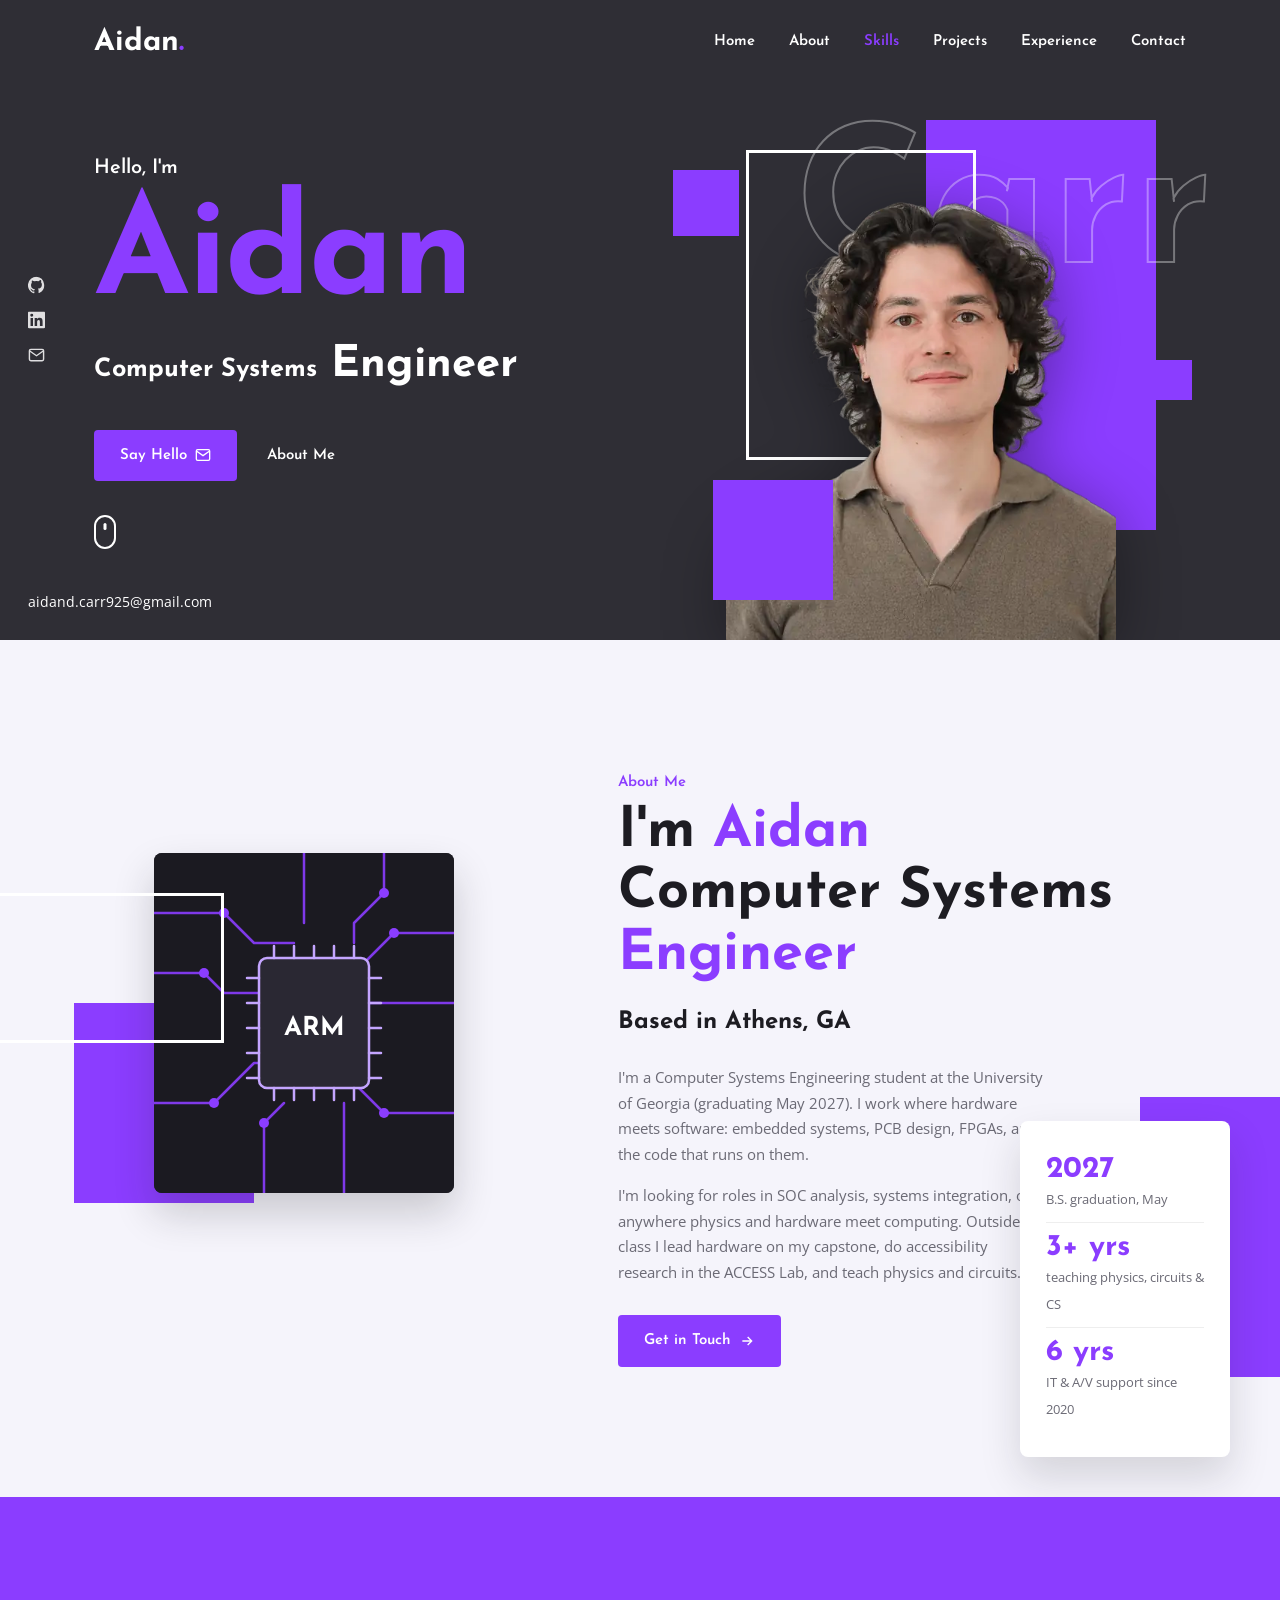
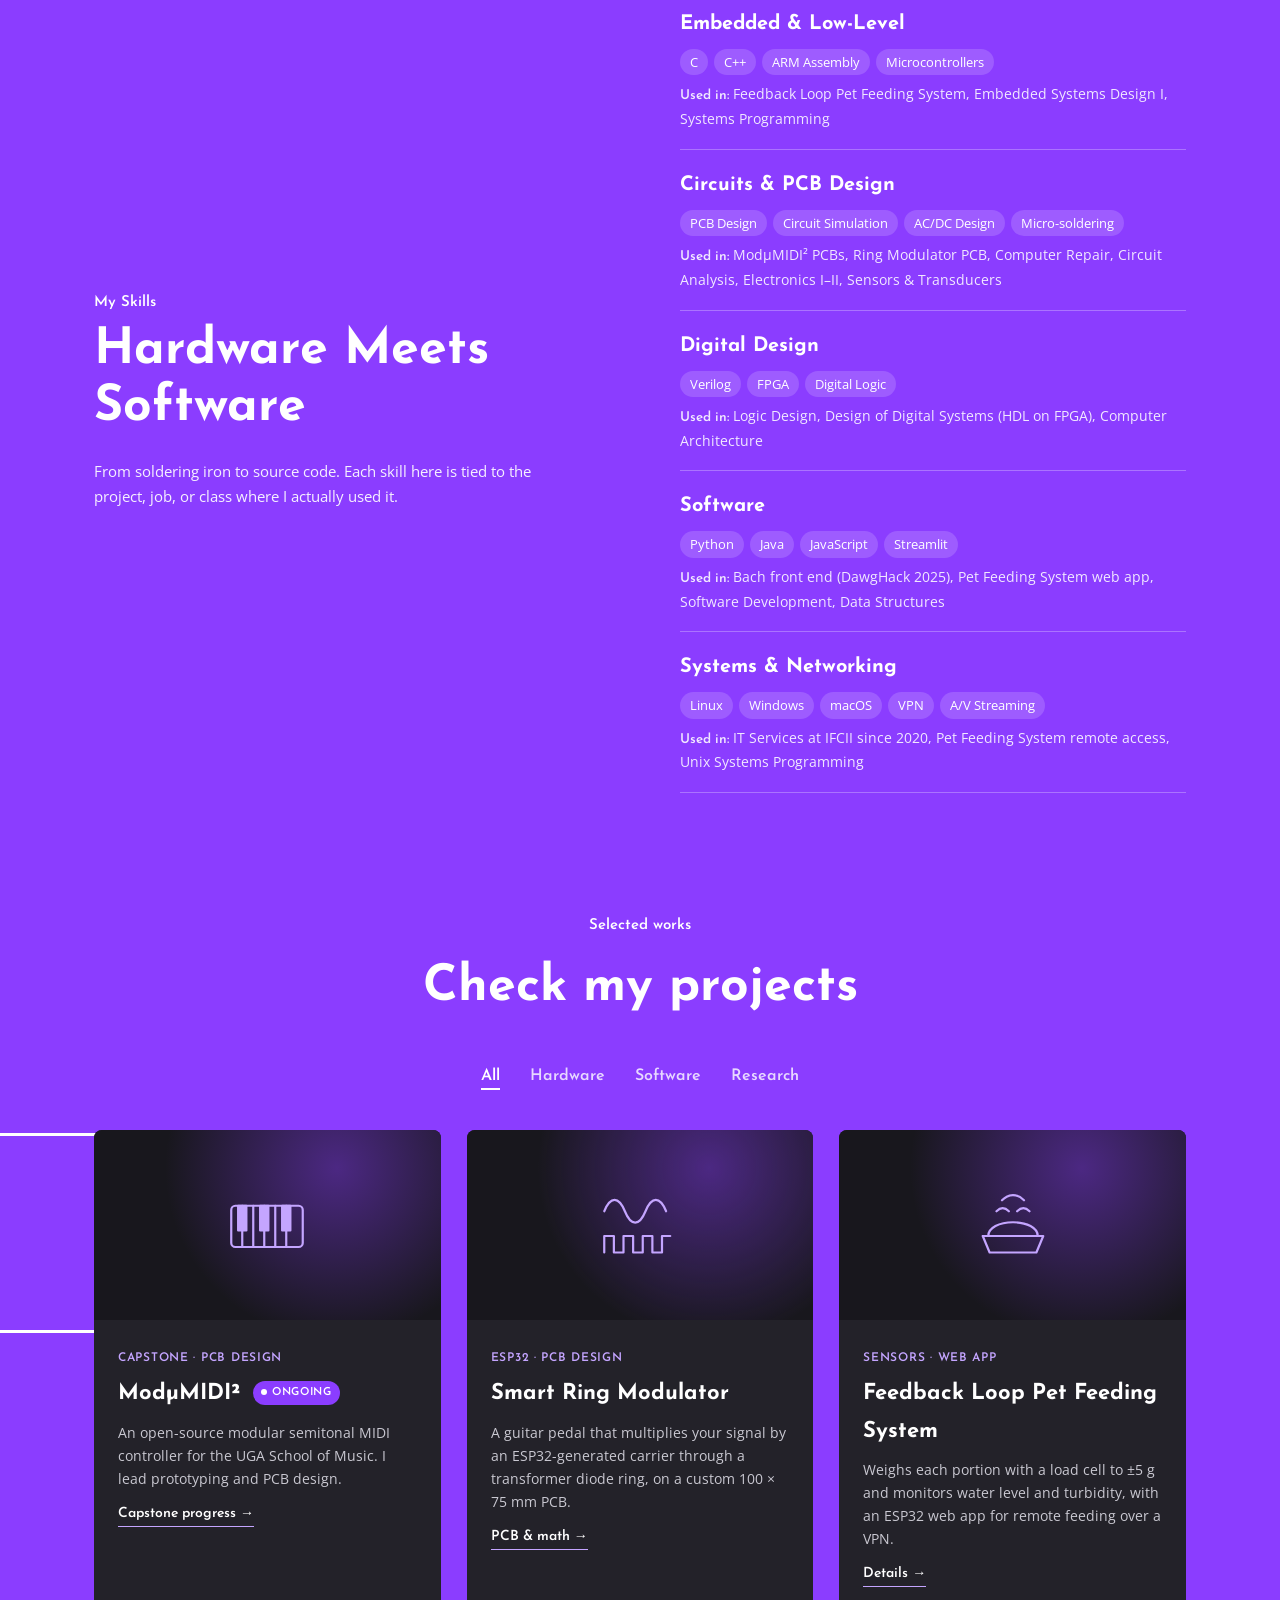
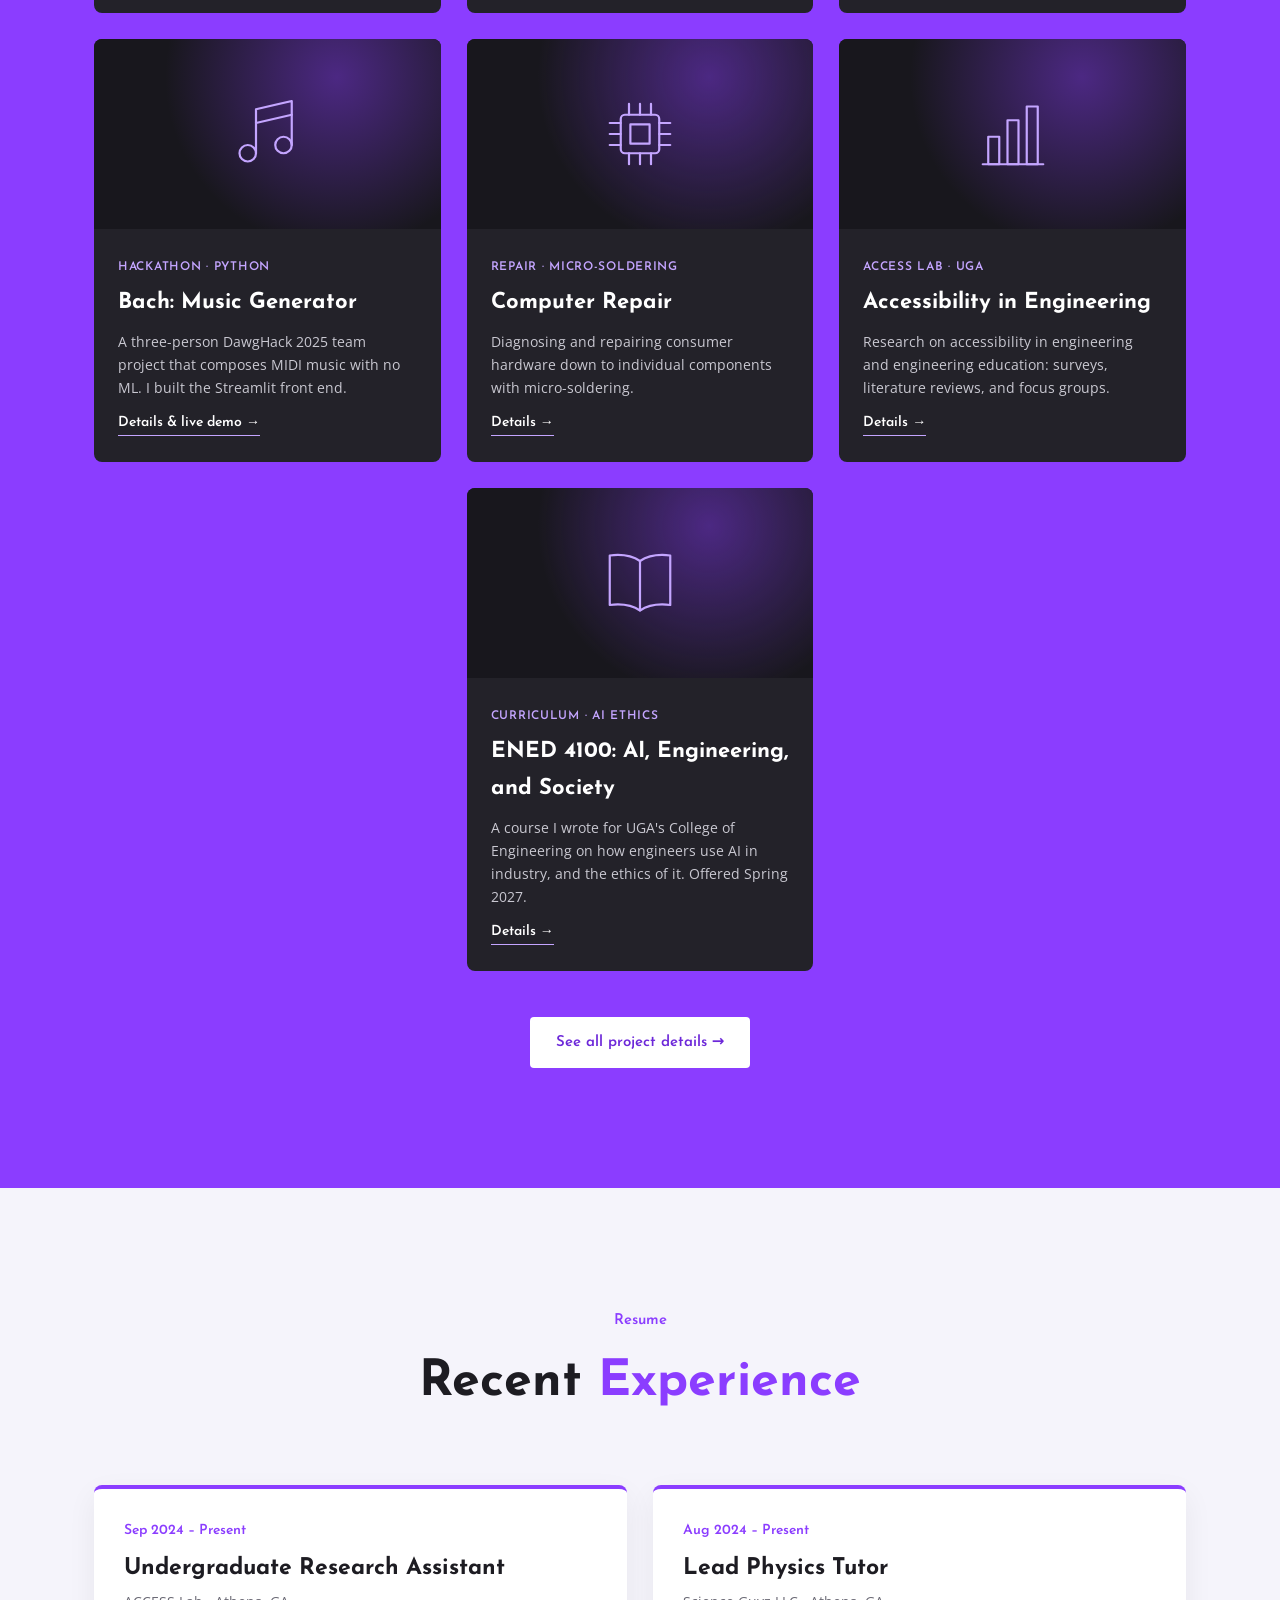
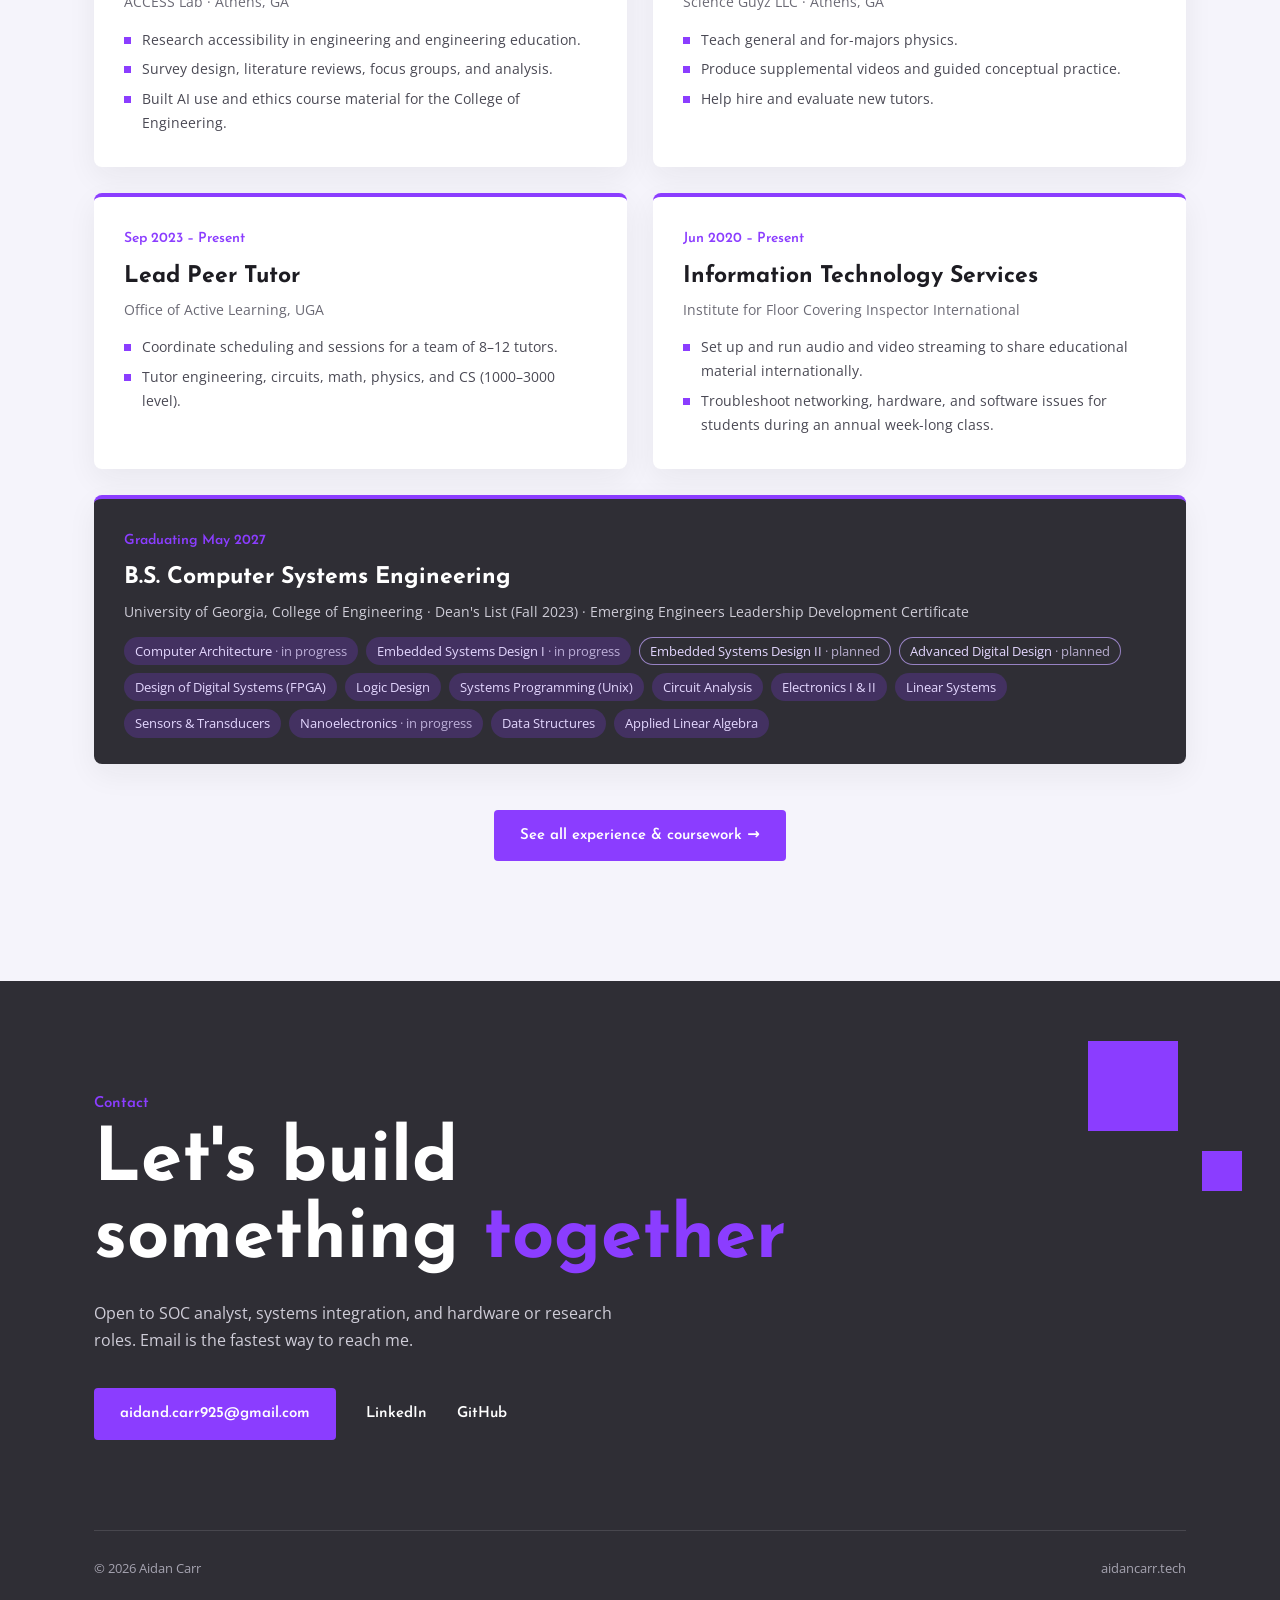
<file: index.html>
<!doctype html>
<html lang="en">
<head>
<meta charset="utf-8">
<meta name="viewport" content="width=device-width, initial-scale=1">
<title>Aidan Carr | Computer Systems Engineer</title>
<meta name="description" content="Aidan Carr, Computer Systems Engineering student at the University of Georgia. Embedded systems, PCB design, and security.">
<link rel="preconnect" href="https://fonts.googleapis.com">
<link rel="preconnect" href="https://fonts.gstatic.com" crossorigin>
<link href="https://fonts.googleapis.com/css2?family=Josefin+Sans:wght@400;600;700&family=Open+Sans:wght@400;600&display=swap" rel="stylesheet">
<link rel="stylesheet" href="style.css">
</head>
<body>

<nav><div class="wrap">
<a class="logo" href="#home">Aidan<span>.</span></a>
<ul>
<li><a class="on" href="#home">Home</a></li>
<li><a href="#about">About</a></li>
<li><a href="#skills">Skills</a></li>
<li><a href="#projects">Projects</a></li>
<li><a href="#experience">Experience</a></li>
<li><a href="#contact">Contact</a></li>
</ul>
</div></nav>

<header class="hero" id="home">
<div class="social">
<a href="https://github.com/axudas" target="_blank" rel="noopener" aria-label="GitHub"><svg viewBox="0 0 24 24" fill="currentColor"><path d="M12 .5a12 12 0 0 0-3.8 23.4c.6.1.8-.3.8-.6v-2.2c-3.3.7-4-1.4-4-1.4-.6-1.4-1.4-1.8-1.4-1.8-1.1-.7.1-.7.1-.7 1.2.1 1.8 1.2 1.8 1.2 1.1 1.8 2.8 1.3 3.5 1 .1-.8.4-1.3.8-1.6-2.7-.3-5.5-1.3-5.5-5.9 0-1.3.5-2.4 1.2-3.2-.1-.3-.5-1.5.1-3.2 0 0 1-.3 3.3 1.2a11.5 11.5 0 0 1 6 0C17.3 4.7 18.3 5 18.3 5c.7 1.7.2 2.9.1 3.2.8.8 1.2 1.9 1.2 3.2 0 4.6-2.8 5.6-5.5 5.9.4.4.8 1.1.8 2.2v3.3c0 .3.2.7.8.6A12 12 0 0 0 12 .5z"/></svg></a>
<a href="https://www.linkedin.com/in/aidan-carr-36978a211" target="_blank" rel="noopener" aria-label="LinkedIn"><svg viewBox="0 0 24 24" fill="currentColor"><path d="M20.4 20.5h-3.6v-5.6c0-1.3 0-3-1.8-3s-2.1 1.4-2.1 2.9v5.7H9.4V9h3.4v1.6h.1c.5-.9 1.6-1.8 3.4-1.8 3.6 0 4.3 2.4 4.3 5.5v6.2zM5.3 7.4a2.1 2.1 0 1 1 0-4.2 2.1 2.1 0 0 1 0 4.2zM7.1 20.5H3.6V9h3.5v11.5zM22.2 0H1.8C.8 0 0 .8 0 1.7v20.6c0 .9.8 1.7 1.8 1.7h20.4c1 0 1.8-.8 1.8-1.7V1.7C24 .8 23.2 0 22.2 0z"/></svg></a>
<a href="mailto:aidand.carr925@gmail.com" aria-label="Email"><svg viewBox="0 0 24 24" fill="none" stroke="currentColor" stroke-width="2"><rect x="2" y="4" width="20" height="16" rx="2"/><path d="m2 6 10 7 10-7"/></svg></a>
</div>
<div class="wrap">
<div class="hero-text">
<div class="hi">Hello, I'm</div>
<h1>Aidan</h1>
<div class="role"><small>Computer Systems</small> Engineer</div>
<div class="ctas">
<a class="btn" href="#contact">Say Hello <svg viewBox="0 0 24 24" fill="none" stroke="currentColor" stroke-width="2"><rect x="2" y="4" width="20" height="16" rx="2"/><path d="m2 6 10 7 10-7"/></svg></a>
<a class="link" href="#about">About Me</a>
</div>
<a href="#about" class="mouse" aria-label="Scroll down"></a>
</div>
<div class="hero-art" aria-hidden="true">
<div class="bar"></div>
<div class="frame"></div>
<div class="outline">Carr</div>
<div class="sq s1"></div>
<img src="aidan.webp" alt="Aidan Carr" width="520" height="585">
<div class="sq s2"></div>
<div class="sq s3"></div>
</div>
</div>
<a class="hero-mail" href="mailto:aidand.carr925@gmail.com">aidand.carr925@gmail.com</a>
</header>

<section class="about" id="about">
<div class="about-side"></div>
<div class="stat">
<div><b>2027</b><small>B.S. graduation, May</small></div>
<div><b>3+ yrs</b><small>teaching physics, circuits &amp; CS</small></div>
<div><b>6 yrs</b><small>IT &amp; A/V support since 2020</small></div>
</div>
<div class="wrap">
<div class="about-art">
<div class="line"></div>
<div class="block"></div>
<div class="card">
<svg viewBox="0 0 300 340" fill="none" stroke-linecap="round" stroke-linejoin="round">
<rect width="300" height="340" fill="#1b1a21"/>
<g stroke="#8b3dff" stroke-width="2.5" opacity=".9">
<path d="M0 60h70l30 30h40"/><path d="M0 120h50l20 20h50"/><path d="M300 80h-60l-30 30h-20"/><path d="M300 150h-90"/><path d="M0 250h60l40-40h20"/><path d="M300 260h-70l-30-30h-10"/><path d="M150 0v70"/><path d="M110 340v-70l20-20"/><path d="M190 340v-90"/><path d="M230 0v40l-30 30v20"/>
</g>
<g fill="#8b3dff"><circle cx="70" cy="60" r="5"/><circle cx="50" cy="120" r="5"/><circle cx="240" cy="80" r="5"/><circle cx="60" cy="250" r="5"/><circle cx="230" cy="260" r="5"/><circle cx="230" cy="40" r="5"/><circle cx="110" cy="270" r="5"/></g>
<rect x="105" y="105" width="110" height="130" rx="8" fill="#2a2833" stroke="#c4a5ff" stroke-width="2.5"/>
<g stroke="#c4a5ff" stroke-width="2.5"><path d="M120 105v-12M140 105v-12M160 105v-12M180 105v-12M200 105v-12M120 235v12M140 235v12M160 235v12M180 235v12M200 235v12M105 125H93M105 150H93M105 175H93M105 200H93M105 225H93M215 125h12M215 150h12M215 175h12M215 200h12M215 225h12"/></g>
<text x="160" y="182" text-anchor="middle" font-family="Josefin Sans, sans-serif" font-weight="700" font-size="26" fill="#fff">ARM</text>
</svg>
</div>
</div>
<div>
<span class="eyebrow">About Me</span>
<h2>I'm <span>Aidan</span><br>Computer Systems <span>Engineer</span></h2>
<h4>Based in Athens, GA</h4>
<p>I'm a Computer Systems Engineering <span data-on="2027-05-05" data-after="graduate of">student at</span> the University of Georgia (<span data-on="2027-05-05" data-after="Class of">graduating</span> May 2027). I work where hardware meets software: embedded systems, PCB design, FPGAs, and the code that runs on them.</p>
<p>I'm looking for roles in SOC analysis, systems integration, or anywhere physics and hardware meet computing. Outside of class I lead hardware on my capstone, do accessibility research in the ACCESS Lab, and teach physics and circuits.</p>
<a class="btn" href="#contact">Get in Touch <svg viewBox="0 0 24 24" fill="none" stroke="currentColor" stroke-width="2"><path d="M5 12h14M13 6l6 6-6 6"/></svg></a>
</div>
</div>
</section>

<div class="purple-zone">
<section class="skills" id="skills"><div class="wrap">
<div>
<span class="eyebrow">My Skills</span>
<h2>Hardware Meets<br>Software</h2>
<p>From soldering iron to source code. Each skill here is tied to the project, job, or class where I actually used it.</p>
</div>
<div class="skillset">
<div class="sk"><h3>Embedded &amp; Low-Level</h3><div class="chips"><span>C</span><span>C++</span><span>ARM Assembly</span><span>Microcontrollers</span></div><div class="used"><b>Used in:</b> Feedback Loop Pet Feeding System, Embedded Systems Design I, Systems Programming</div></div>
<div class="sk"><h3>Circuits &amp; PCB Design</h3><div class="chips"><span>PCB Design</span><span>Circuit Simulation</span><span>AC/DC Design</span><span>Micro-soldering</span></div><div class="used"><b>Used in:</b> ModμMIDI² PCBs, Ring Modulator PCB, Computer Repair, Circuit Analysis, Electronics I–II, Sensors &amp; Transducers</div></div>
<div class="sk"><h3>Digital Design</h3><div class="chips"><span>Verilog</span><span>FPGA</span><span>Digital Logic</span></div><div class="used"><b>Used in:</b> Logic Design, Design of Digital Systems (HDL on FPGA), Computer Architecture</div></div>
<div class="sk"><h3>Software</h3><div class="chips"><span>Python</span><span>Java</span><span>JavaScript</span><span>Streamlit</span></div><div class="used"><b>Used in:</b> Bach front end (DawgHack 2025), Pet Feeding System web app, Software Development, Data Structures</div></div>
<div class="sk"><h3>Systems &amp; Networking</h3><div class="chips"><span>Linux</span><span>Windows</span><span>macOS</span><span>VPN</span><span>A/V Streaming</span></div><div class="used"><b>Used in:</b> IT Services at IFCII since 2020, Pet Feeding System remote access, Unix Systems Programming</div></div>
</div>
</div></section>

<section class="work" id="projects">
<div class="deco"></div>
<div class="wrap">
<div class="head"><span class="eyebrow">Selected works</span><h2>Check my projects</h2></div>
<div class="tabs" role="tablist">
<button class="on" data-f="all">All</button>
<button data-f="hardware">Hardware</button>
<button data-f="software">Software</button>
<button data-f="research">Research</button>
</div>
<div class="grid">
<a class="proj" data-c="hardware" href="modumidi.html">
<div class="art"><svg viewBox="0 0 64 64"><rect x="6" y="18" width="52" height="30" rx="3"/><path d="M14 18v30M22 18v30M30 18v30M38 18v30M46 18v30"/><rect x="11" y="18" width="6" height="18" fill="#c4a5ff"/><rect x="27" y="18" width="6" height="18" fill="#c4a5ff"/><rect x="43" y="18" width="6" height="18" fill="#c4a5ff"/></svg></div>
<div class="body"><span class="tag">Capstone · PCB Design</span><h3>ModμMIDI² <span class="pill" data-on="2027-05-01" data-after="Completed">Ongoing</span></h3><p>An open-source modular semitonal MIDI controller for the UGA School of Music. I lead prototyping and PCB design.</p><span class="more">Capstone progress →</span></div>
</a>
<a class="proj" data-c="hardware" href="ring-modulator.html">
<div class="art"><svg viewBox="0 0 64 64"><path d="M6 22c4.5-11 10.5-11 15 0s10.5 11 15 0 10.5-11 15 0"/><path d="M6 52V40h7v12h7V40h7v12h7V40h7v12h7V40h6"/></svg></div>
<div class="body"><span class="tag">ESP32 · PCB Design</span><h3>Smart Ring Modulator</h3><p>A guitar pedal that multiplies your signal by an ESP32-generated carrier through a transformer diode ring, on a custom 100 × 75 mm PCB.</p><span class="more">PCB &amp; math →</span></div>
</a>
<a class="proj" data-c="hardware software" href="projects.html#cat-feeder">
<div class="art"><svg viewBox="0 0 64 64"><path d="M10 40h44l-5 12H15z"/><path d="M14 40c0-6 8-10 18-10s18 4 18 10"/><path d="M20 22c3-3 6-3 9 0M35 22c3-3 6-3 9 0"/><path d="M24 14c5-5 11-5 16 0"/></svg></div>
<div class="body"><span class="tag">Sensors · Web App</span><h3>Feedback Loop Pet Feeding System</h3><p>Weighs each portion with a load cell to ±5 g and monitors water level and turbidity, with an ESP32 web app for remote feeding over a VPN.</p><span class="more">Details →</span></div>
</a>
<a class="proj" data-c="software" href="projects.html#bach">
<div class="art"><svg viewBox="0 0 64 64"><path d="M24 46V14l26-6v32"/><circle cx="18" cy="46" r="6"/><circle cx="44" cy="40" r="6"/><path d="M24 24l26-6"/></svg></div>
<div class="body"><span class="tag">Hackathon · Python</span><h3>Bach: Music Generator</h3><p>A three-person DawgHack 2025 team project that composes MIDI music with no ML. I built the Streamlit front end.</p><span class="more">Details &amp; live demo →</span></div>
</a>
<a class="proj" data-c="hardware" href="projects.html#computer-repair">
<div class="art"><svg viewBox="0 0 64 64"><rect x="18" y="18" width="28" height="28" rx="3"/><rect x="25" y="25" width="14" height="14"/><path d="M24 18v-8M32 18v-8M40 18v-8M24 54v-8M32 54v-8M40 54v-8M18 24h-8M18 32h-8M18 40h-8M54 24h-8M54 32h-8M54 40h-8"/></svg></div>
<div class="body"><span class="tag">Repair · Micro-soldering</span><h3>Computer Repair</h3><p>Diagnosing and repairing consumer hardware down to individual components with micro-soldering.</p><span class="more">Details →</span></div>
</a>
<a class="proj" data-c="research" href="projects.html#accessibility">
<div class="art"><svg viewBox="0 0 64 64"><path d="M10 54h44"/><rect x="14" y="34" width="8" height="20"/><rect x="28" y="22" width="8" height="32"/><rect x="42" y="12" width="8" height="42"/></svg></div>
<div class="body"><span class="tag">ACCESS Lab · UGA</span><h3>Accessibility in Engineering</h3><p>Research on accessibility in engineering and engineering education: surveys, literature reviews, and focus groups.</p><span class="more">Details →</span></div>
</a>
<a class="proj" data-c="research" href="projects.html#ai-ethics">
<div class="art"><svg viewBox="0 0 64 64"><path d="M32 16c-6-4-14-5-22-4v36c8-1 16 0 22 4 6-4 14-5 22-4V12c-8-1-16 0-22 4z"/><path d="M32 16v36"/></svg></div>
<div class="body"><span class="tag">Curriculum · AI Ethics</span><h3>ENED 4100: AI, Engineering, and Society</h3><p>A course I wrote for UGA's College of Engineering on how engineers use AI in industry, and the ethics of it. Offered Spring 2027.</p><span class="more">Details →</span></div>
</a>
</div>
<div class="center"><a class="btn white" href="projects.html">See all project details →</a></div>
</div>
</section>
</div>

<section class="exp" id="experience"><div class="wrap">
<div class="head"><span class="eyebrow">Resume</span><h2>Recent <span class="purple">Experience</span></h2></div>
<div class="timeline">
<div class="job"><div class="when">Sep 2024 – <span data-on="2027-05-05" data-after="May 2027">Present</span></div><h3>Undergraduate Research Assistant</h3><div class="org">ACCESS Lab · Athens, GA</div><ul><li>Research accessibility in engineering and engineering education.</li><li>Survey design, literature reviews, focus groups, and analysis.</li><li>Built AI use and ethics course material for the College of Engineering.</li></ul></div>
<div class="job"><div class="when">Aug 2024 – <span data-on="2027-05-05" data-after="May 2027">Present</span></div><h3>Lead Physics Tutor</h3><div class="org">Science Guyz LLC · Athens, GA</div><ul><li>Teach general and for-majors physics.</li><li>Produce supplemental videos and guided conceptual practice.</li><li>Help hire and evaluate new tutors.</li></ul></div>
<div class="job"><div class="when">Sep 2023 – <span data-on="2027-05-05" data-after="May 2027">Present</span></div><h3>Lead Peer Tutor</h3><div class="org">Office of Active Learning, UGA</div><ul><li>Coordinate scheduling and sessions for a team of 8–12 tutors.</li><li>Tutor engineering, circuits, math, physics, and CS (1000–3000 level).</li></ul></div>
<div class="job"><div class="when">Jun 2020 – Present</div><h3>Information Technology Services</h3><div class="org">Institute for Floor Covering Inspector International</div><ul><li>Set up and run audio and video streaming to share educational material internationally.</li><li>Troubleshoot networking, hardware, and software issues for students during an annual week-long class.</li></ul></div>
<div class="job edu"><div class="when"><span data-on="2027-05-05" data-after="Graduated">Graduating</span> May 2027</div><h3>B.S. Computer Systems Engineering</h3><div class="org">University of Georgia, College of Engineering · Dean's List (Fall 2023) · Emerging Engineers Leadership Development Certificate</div>
<div class="courses"><span data-term="fall2026">Computer Architecture</span><span data-term="fall2026">Embedded Systems Design I</span><span data-term="spring2027">Embedded Systems Design II</span><span data-term="spring2027">Advanced Digital Design</span><span>Design of Digital Systems (FPGA)</span><span>Logic Design</span><span>Systems Programming (Unix)</span><span>Circuit Analysis</span><span>Electronics I &amp; II</span><span>Linear Systems</span><span>Sensors &amp; Transducers</span><span data-term="fall2026">Nanoelectronics</span><span>Data Structures</span><span>Applied Linear Algebra</span></div></div>
</div>
<div class="center"><a class="btn" href="experience.html">See all experience &amp; coursework →</a></div>
</div></section>

<section class="contact" id="contact">
<div class="sq c1"></div><div class="sq c2"></div>
<div class="wrap">
<span class="eyebrow">Contact</span>
<h2>Let's build<br>something <span class="purple">together</span></h2>
<p>Open to SOC analyst, systems integration, and hardware or research roles. Email is the fastest way to reach me.</p>
<div class="ctas">
<a class="btn" href="mailto:aidand.carr925@gmail.com">aidand.carr925@gmail.com</a>
<a class="link" href="https://www.linkedin.com/in/aidan-carr-36978a211" target="_blank" rel="noopener">LinkedIn</a>
<a class="link" href="https://github.com/axudas" target="_blank" rel="noopener">GitHub</a>
</div>
<footer><span>© 2026 Aidan Carr</span><span>aidancarr.tech</span></footer>
</div>
</section>

<script>
(function(){
var tabs=document.querySelectorAll('.tabs button'),cards=document.querySelectorAll('.proj');
tabs.forEach(function(b){b.addEventListener('click',function(){
tabs.forEach(function(t){t.classList.remove('on')});b.classList.add('on');
var f=b.getAttribute('data-f');
cards.forEach(function(c){c.classList.toggle('hide',f!=='all'&&c.getAttribute('data-c').split(' ').indexOf(f)<0)});
})});
var links=document.querySelectorAll('nav ul a'),secs=['home','about','skills','projects','experience','contact'].map(function(i){return document.getElementById(i)});
window.addEventListener('scroll',function(){var y=window.scrollY+200,cur='home';secs.forEach(function(s){if(s&&s.offsetTop<=y)cur=s.id});links.forEach(function(a){a.classList.toggle('on',a.getAttribute('href')==='#'+cur)})},{passive:true});
})();
</script>
<script src="status.js"></script>
</body>
</html>
</file>
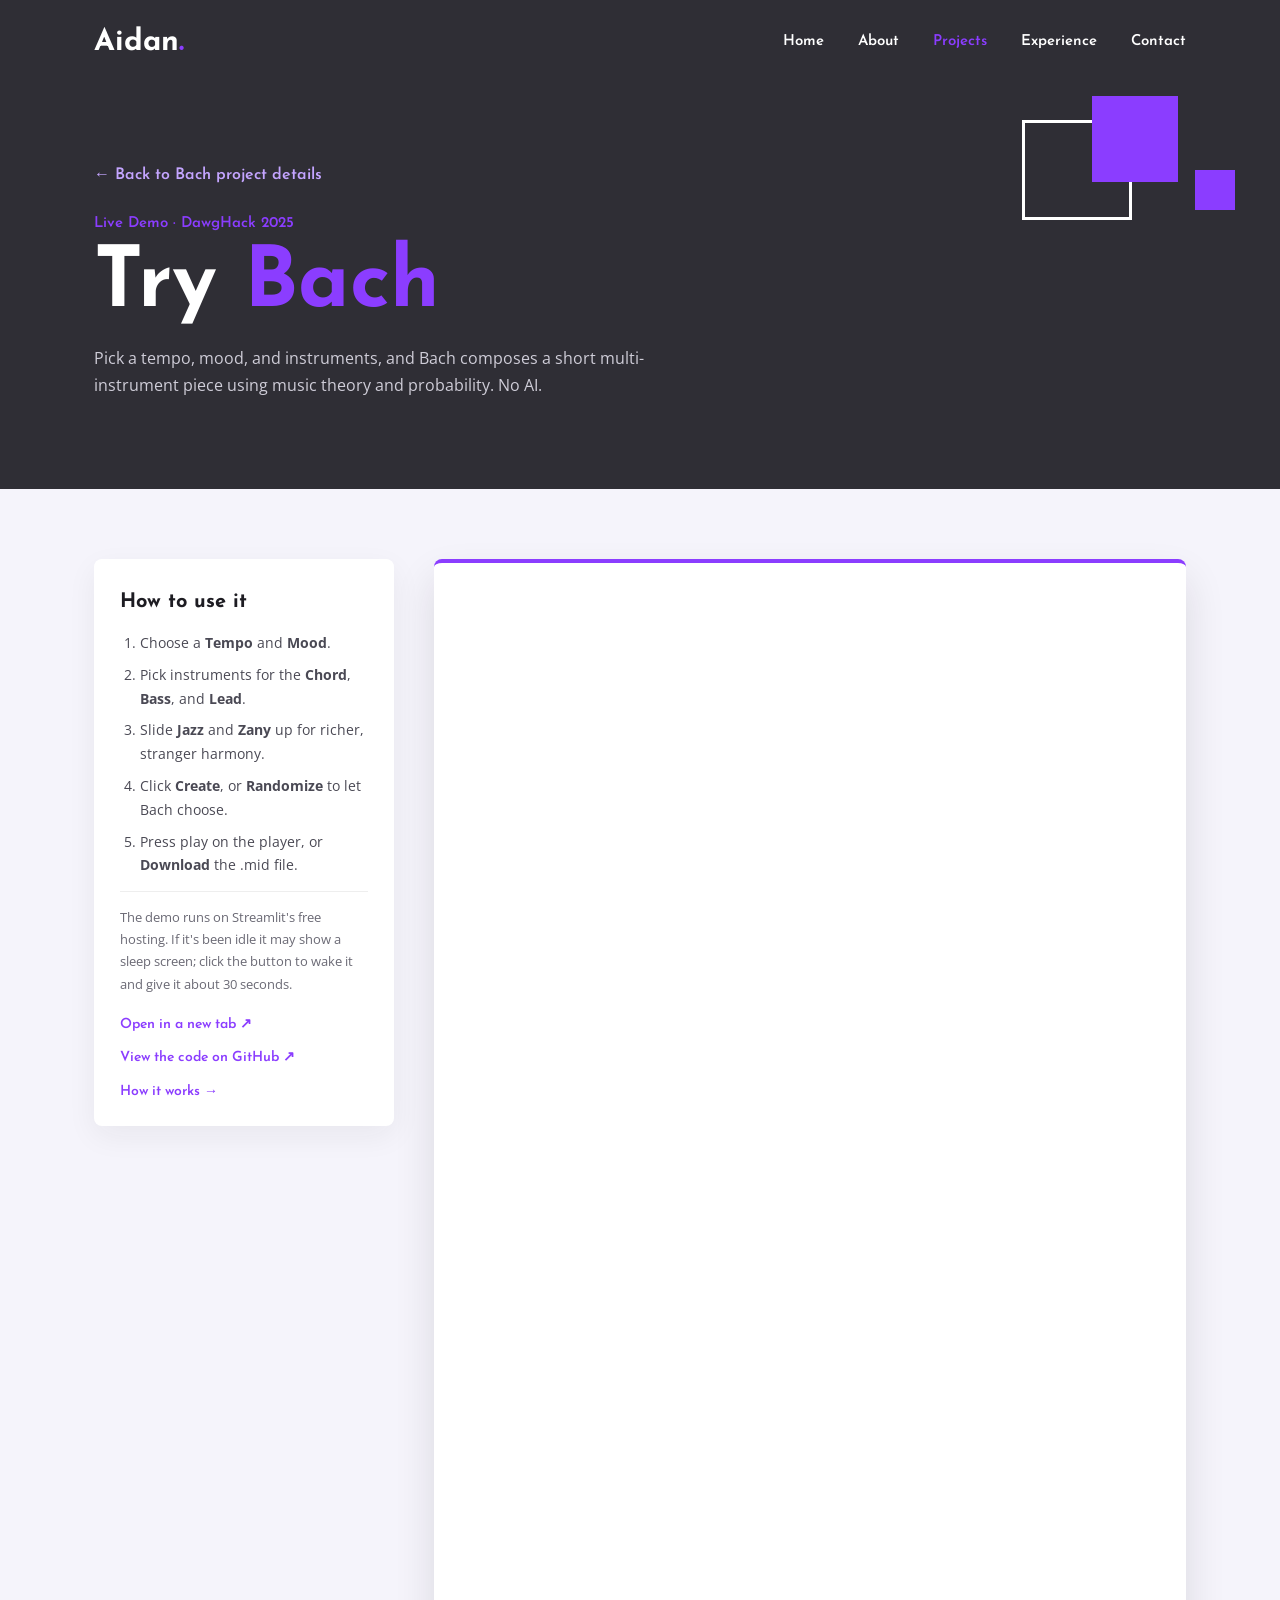
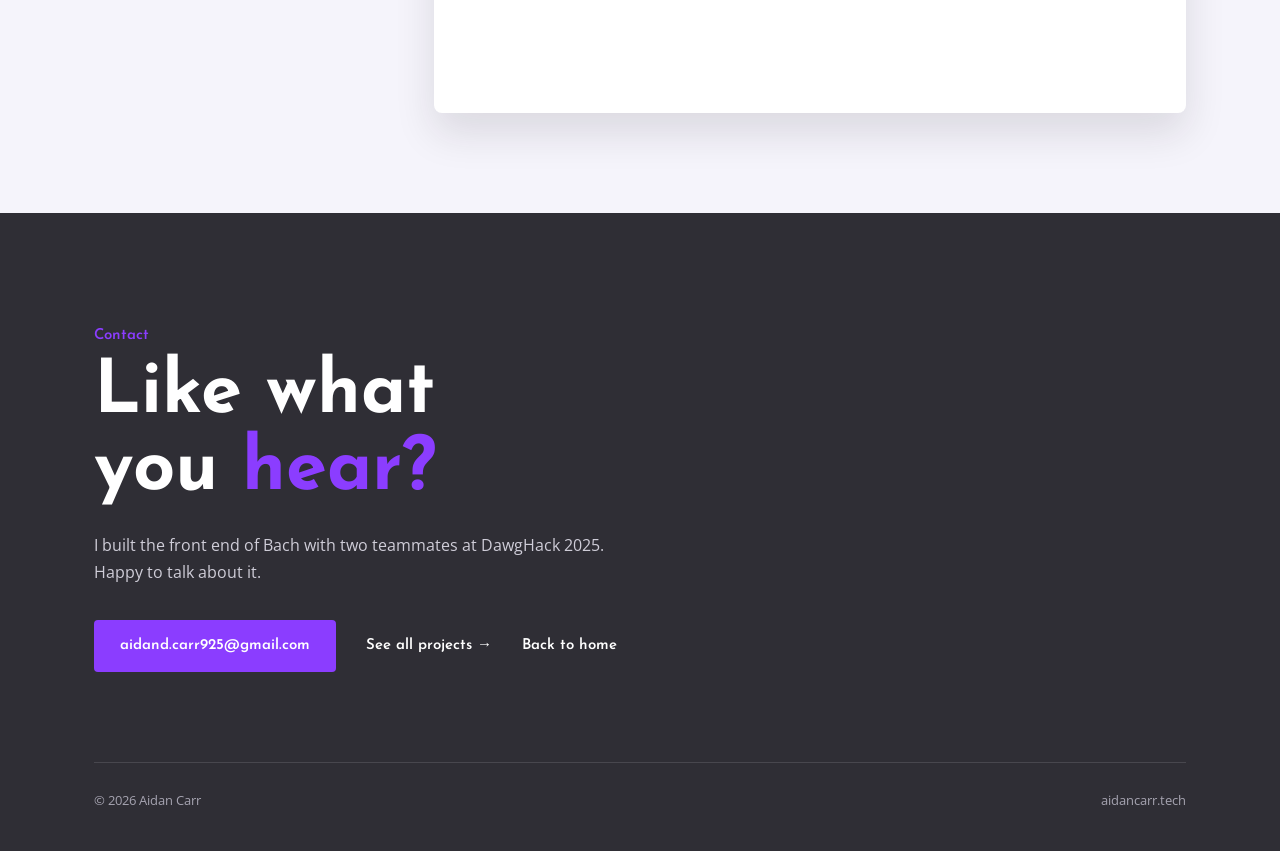
<file: bach.html>
<!doctype html>
<html lang="en">
<head>
<meta charset="utf-8">
<meta name="viewport" content="width=device-width, initial-scale=1">
<title>Try Bach | Aidan Carr</title>
<meta name="description" content="Try Bach, a procedural music generator built at DawgHack 2025. Compose a MIDI piece from tempo, mood, and instruments, with no AI.">
<link rel="preconnect" href="https://fonts.googleapis.com">
<link rel="preconnect" href="https://fonts.gstatic.com" crossorigin>
<link href="https://fonts.googleapis.com/css2?family=Josefin+Sans:wght@400;600;700&family=Open+Sans:wght@400;600&display=swap" rel="stylesheet">
<link rel="stylesheet" href="style.css">
<style>
.demo{padding:70px 0 100px}
.demo-grid{display:grid;grid-template-columns:300px 1fr;gap:40px;align-items:start}
.how{background:#fff;border-radius:8px;padding:26px 26px 22px;box-shadow:0 10px 30px rgba(29,28,34,.06);position:sticky;top:30px}
.how h3{font-size:20px;margin-bottom:12px}
.how ol{padding-left:20px;font-size:14px;color:#4a4954}
.how li{margin-bottom:8px}
.how .note{font-size:13px;color:var(--muted);margin-top:14px;padding-top:14px;border-top:1px solid #eee}
.how .links{display:flex;flex-direction:column;gap:10px;margin-top:18px}
.how .links a{font-family:'Josefin Sans';font-weight:600;font-size:14px;color:var(--purple)}
.frame-wrap{background:#fff;border-radius:8px;box-shadow:0 20px 40px rgba(29,28,34,.12);overflow:hidden;border-top:4px solid var(--purple)}
.frame-wrap iframe{display:block;width:100%;height:1150px;border:0}
@media(max-width:980px){.demo-grid{grid-template-columns:1fr}.how{position:static}.frame-wrap iframe{height:1250px}}
</style>
</head>
<body>

<nav><div class="wrap">
<a class="logo" href="index.html">Aidan<span>.</span></a>
<ul>
<li><a href="index.html">Home</a></li>
<li><a href="index.html#about">About</a></li>
<li><a class="on" href="projects.html">Projects</a></li>
<li><a href="experience.html">Experience</a></li>
<li><a href="index.html#contact">Contact</a></li>
</ul>
</div></nav>

<header class="page-hero">
<div class="pf"></div><div class="sq p1"></div><div class="sq p2"></div>
<div class="wrap">
<a class="back" href="projects.html#bach">← Back to Bach project details</a>
<span class="eyebrow">Live Demo · DawgHack 2025</span>
<h1>Try <span>Bach</span></h1>
<p>Pick a tempo, mood, and instruments, and Bach composes a short multi-instrument piece using music theory and probability. No AI.</p>
</div>
</header>

<section class="demo"><div class="wrap demo-grid">
<aside class="how">
<h3>How to use it</h3>
<ol>
<li>Choose a <b>Tempo</b> and <b>Mood</b>.</li>
<li>Pick instruments for the <b>Chord</b>, <b>Bass</b>, and <b>Lead</b>.</li>
<li>Slide <b>Jazz</b> and <b>Zany</b> up for richer, stranger harmony.</li>
<li>Click <b>Create</b>, or <b>Randomize</b> to let Bach choose.</li>
<li>Press play on the player, or <b>Download</b> the .mid file.</li>
</ol>
<p class="note">The demo runs on Streamlit's free hosting. If it's been idle it may show a sleep screen; click the button to wake it and give it about 30 seconds.</p>
<div class="links">
<a href="https://aidancarr-bach.streamlit.app/" target="_blank" rel="noopener">Open in a new tab ↗</a>
<a href="https://github.com/axudas/ProceduralMusicGeneratorDawgHack25" target="_blank" rel="noopener">View the code on GitHub ↗</a>
<a href="projects.html#bach">How it works →</a>
</div>
</aside>
<div class="frame-wrap">
<iframe src="https://aidancarr-bach.streamlit.app/?embed=true" title="Bach procedural music generator" loading="lazy" allow="autoplay; clipboard-write"></iframe>
</div>
</div></section>

<section class="contact"><div class="wrap">
<span class="eyebrow">Contact</span>
<h2>Like what<br>you <span class="purple">hear?</span></h2>
<p>I built the front end of Bach with two teammates at DawgHack 2025. Happy to talk about it.</p>
<div class="ctas">
<a class="btn" href="mailto:aidand.carr925@gmail.com">aidand.carr925@gmail.com</a>
<a class="link" href="projects.html">See all projects →</a>
<a class="link" href="index.html">Back to home</a>
</div>
<footer><span>© 2026 Aidan Carr</span><span>aidancarr.tech</span></footer>
</div></section>
</body>
</html>
</file>
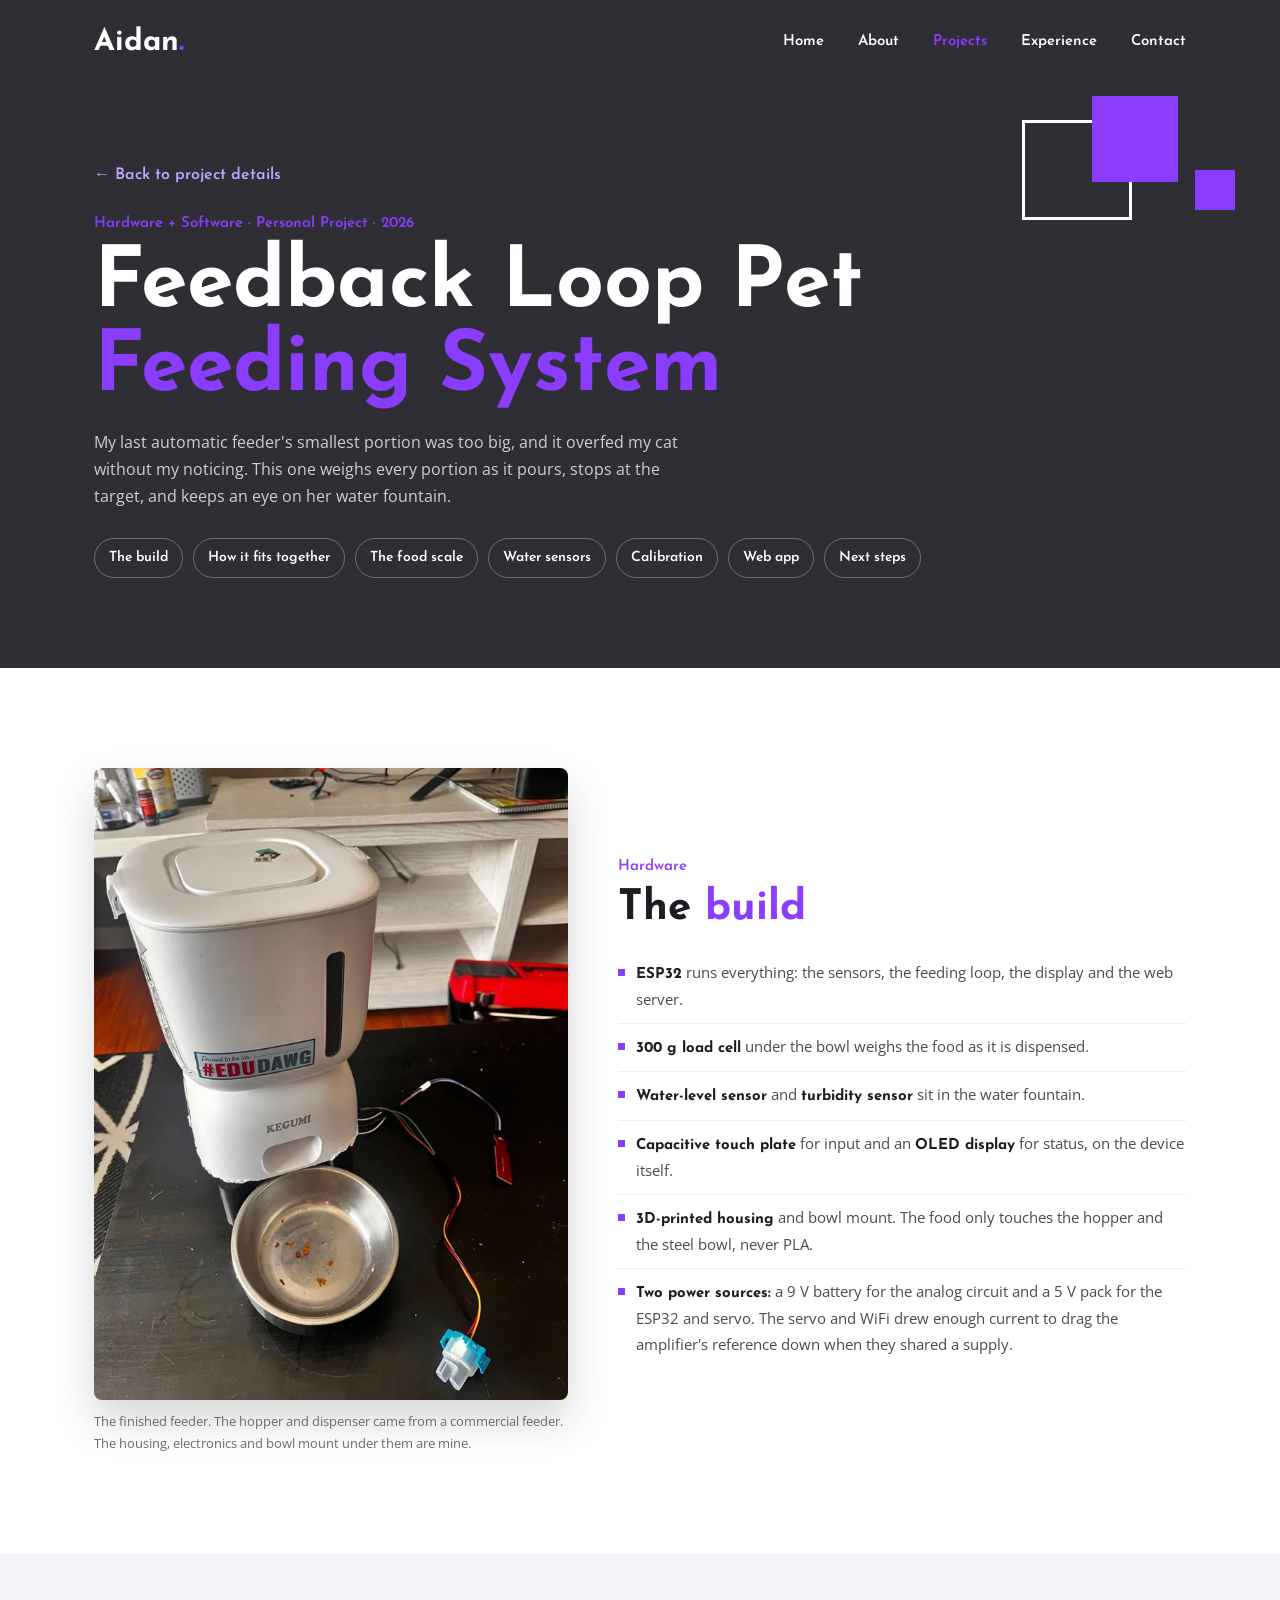
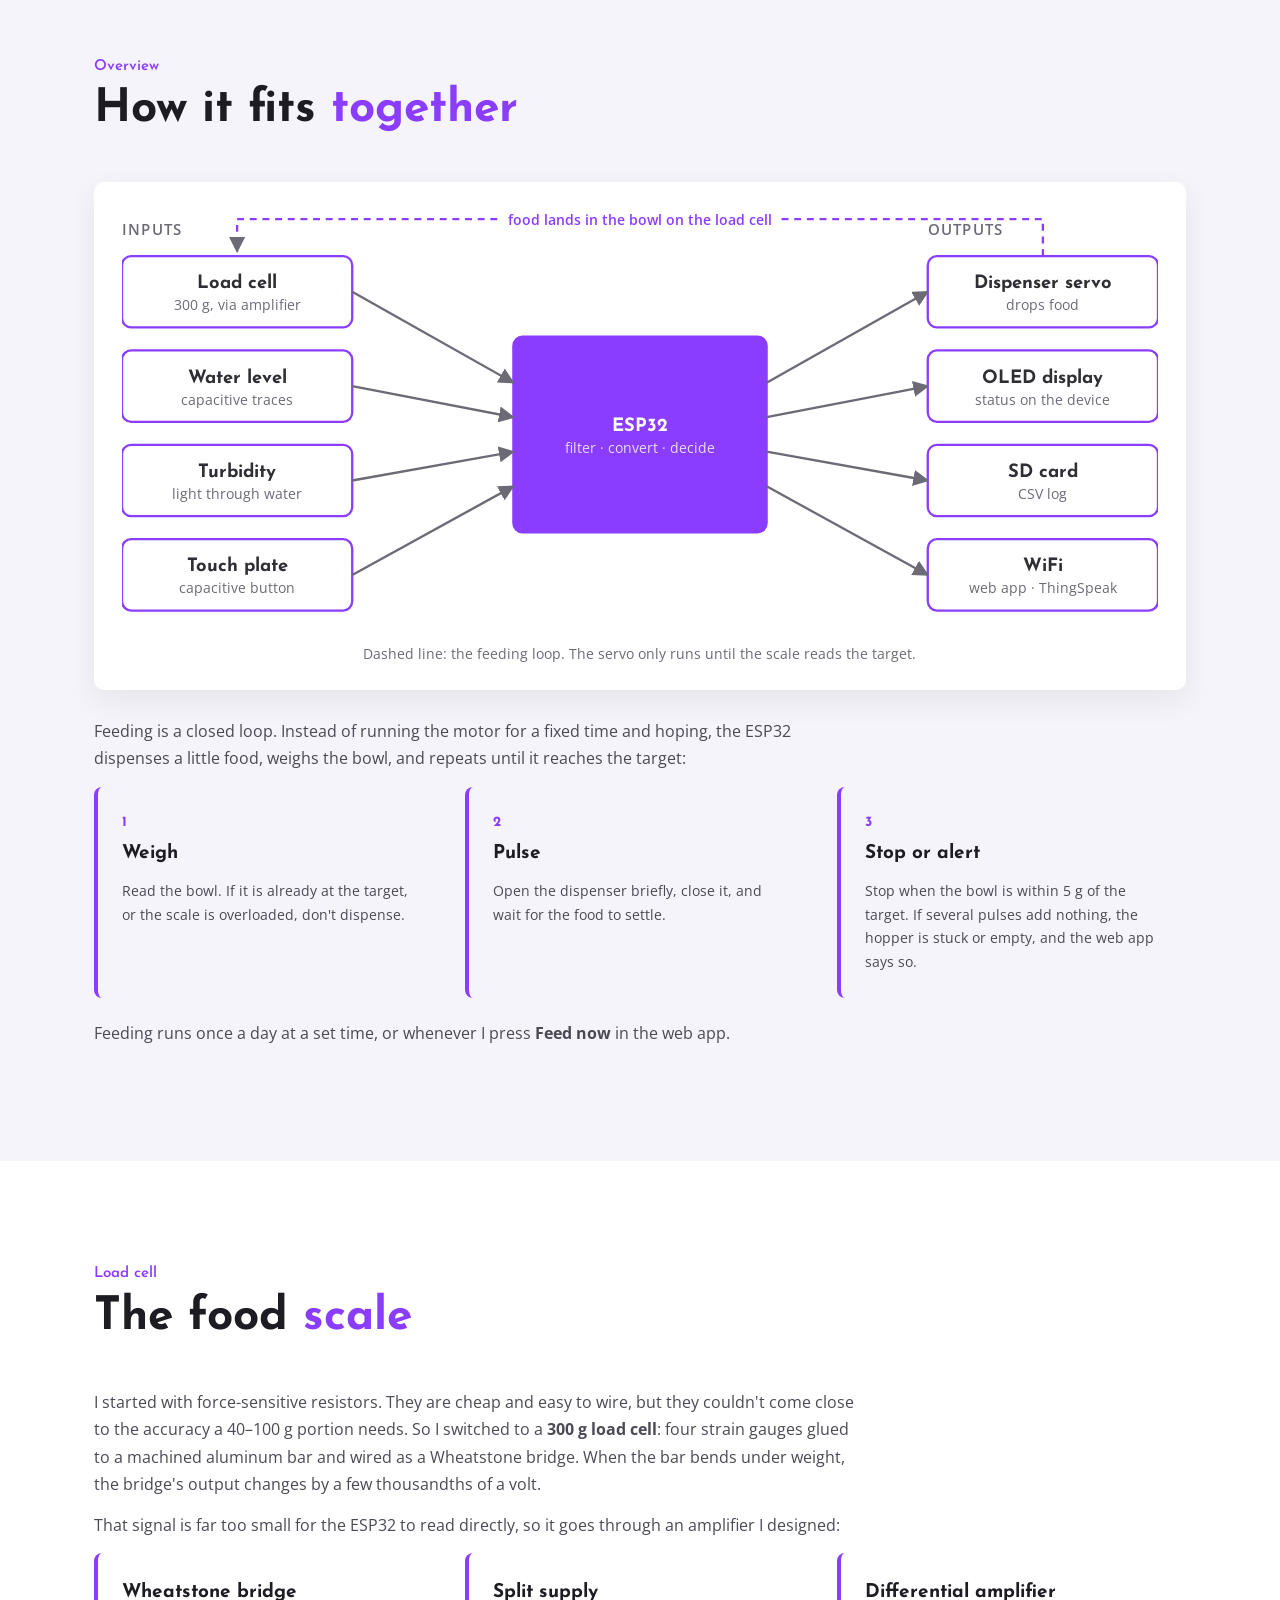
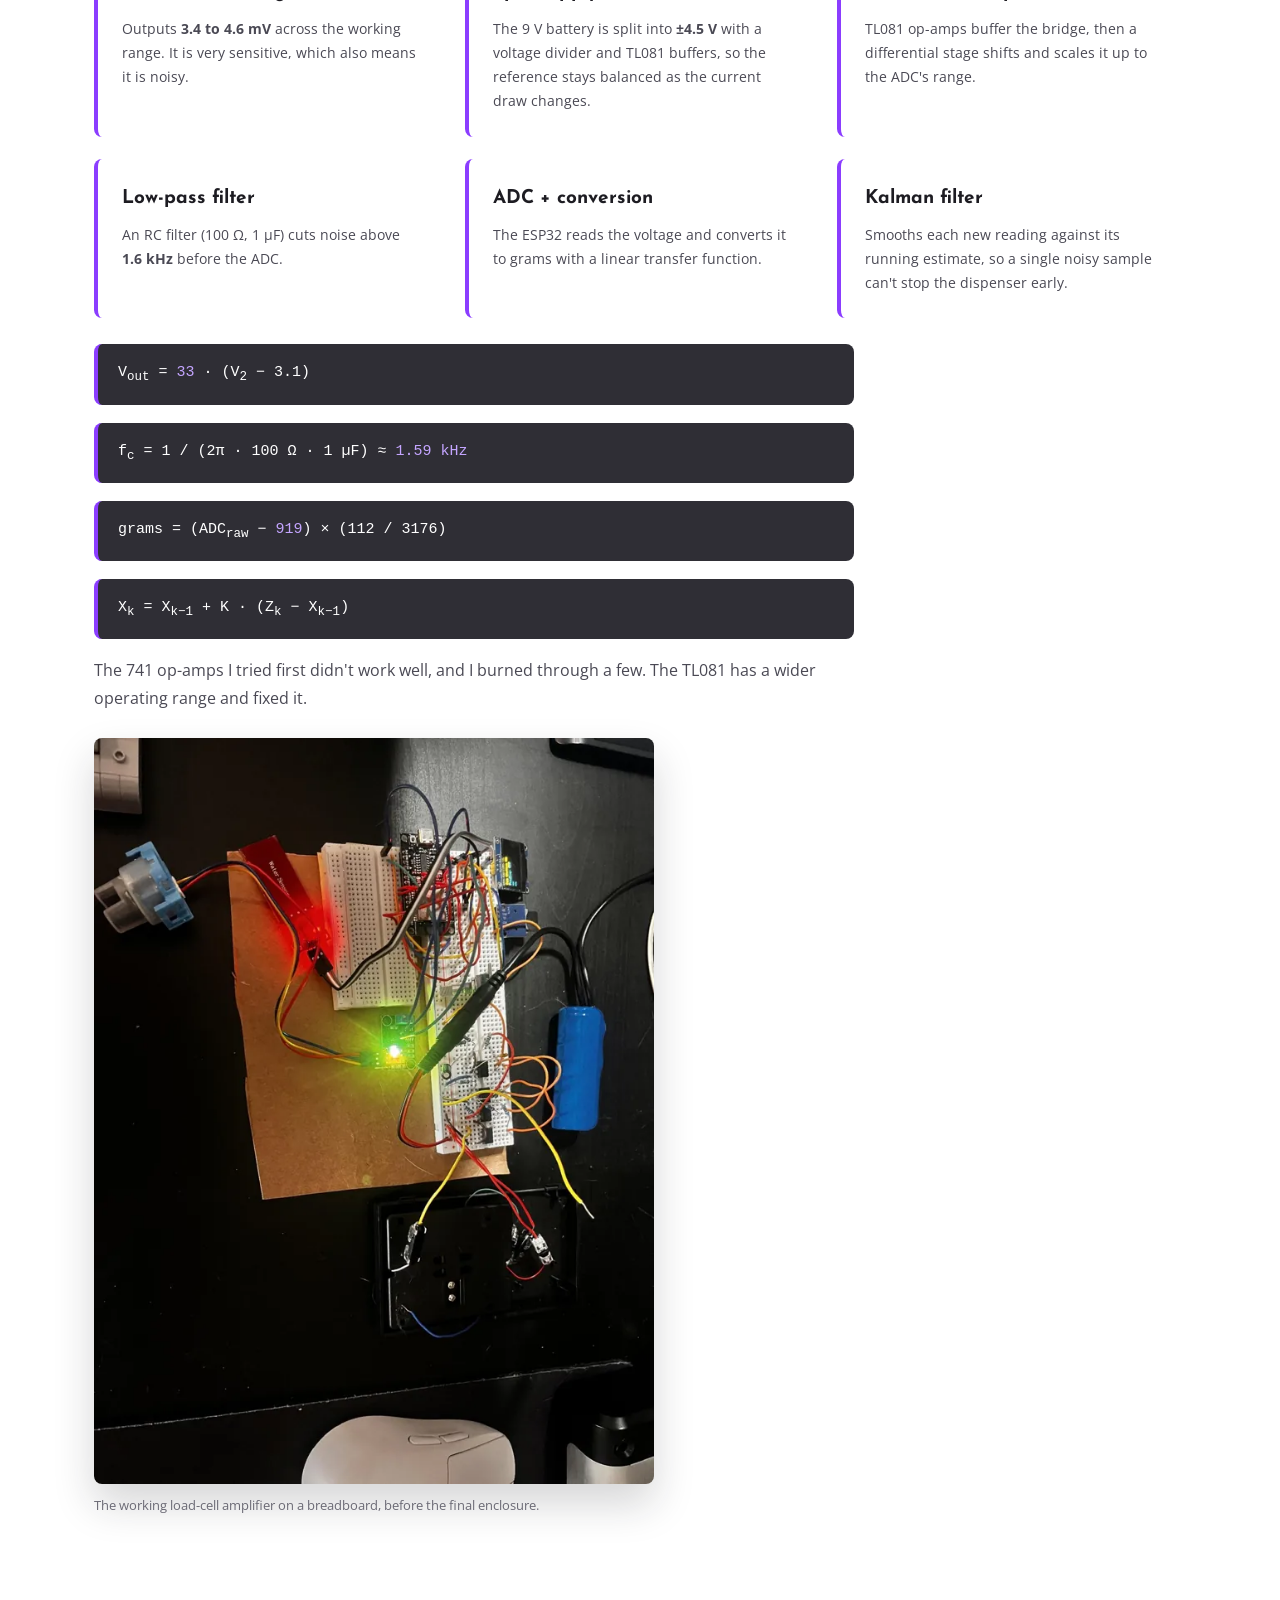
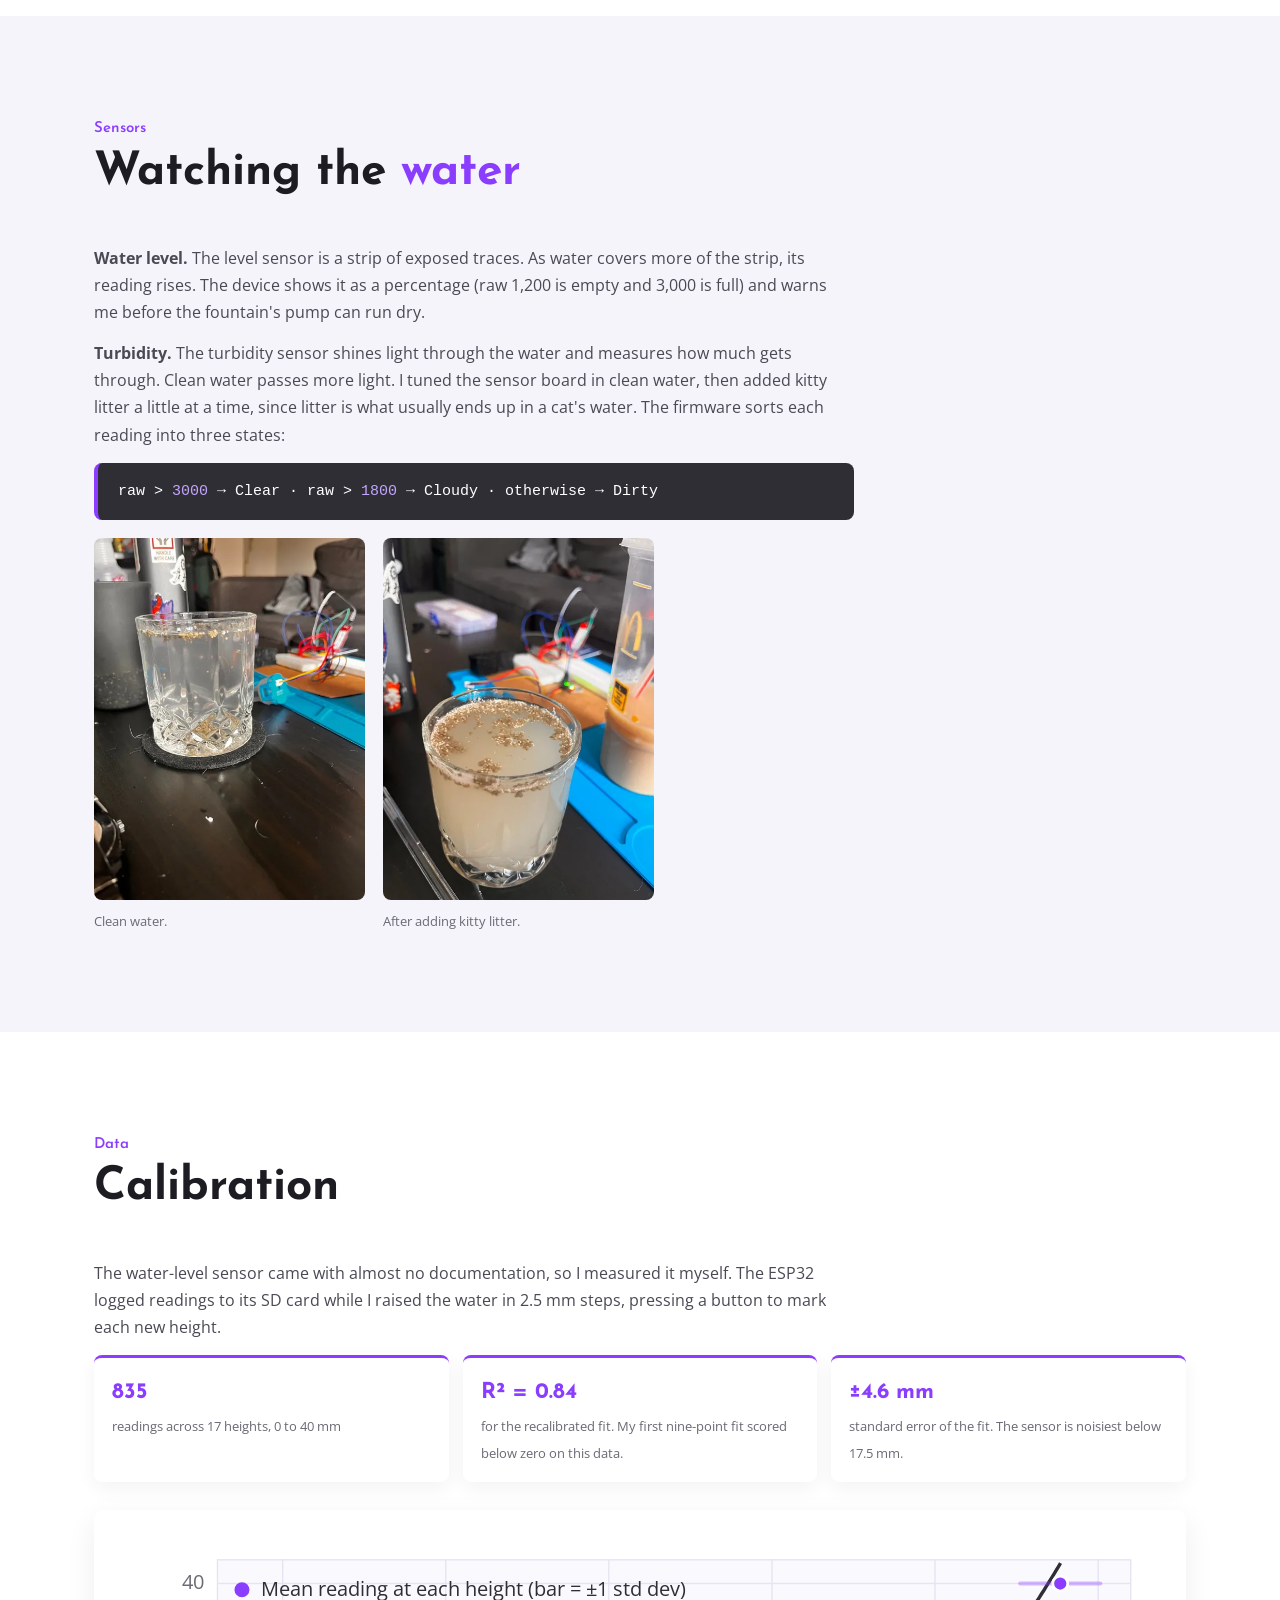
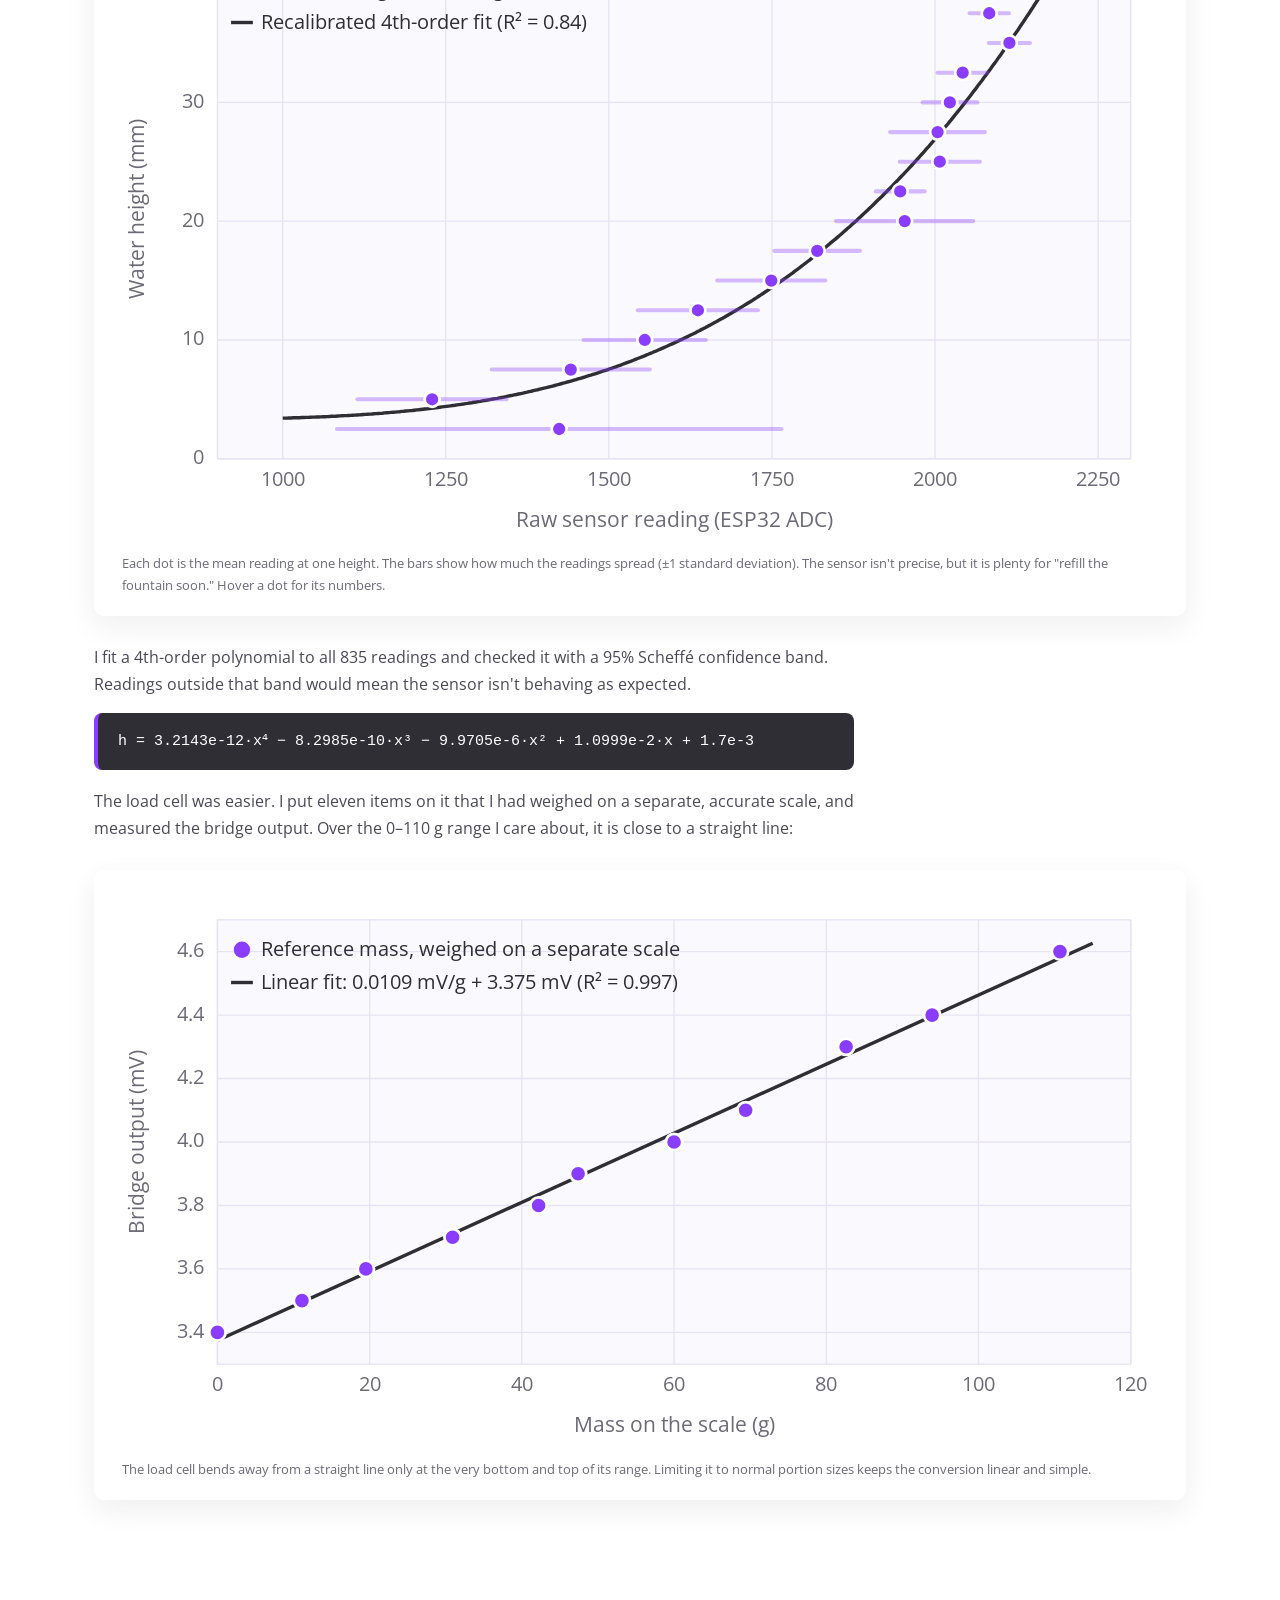
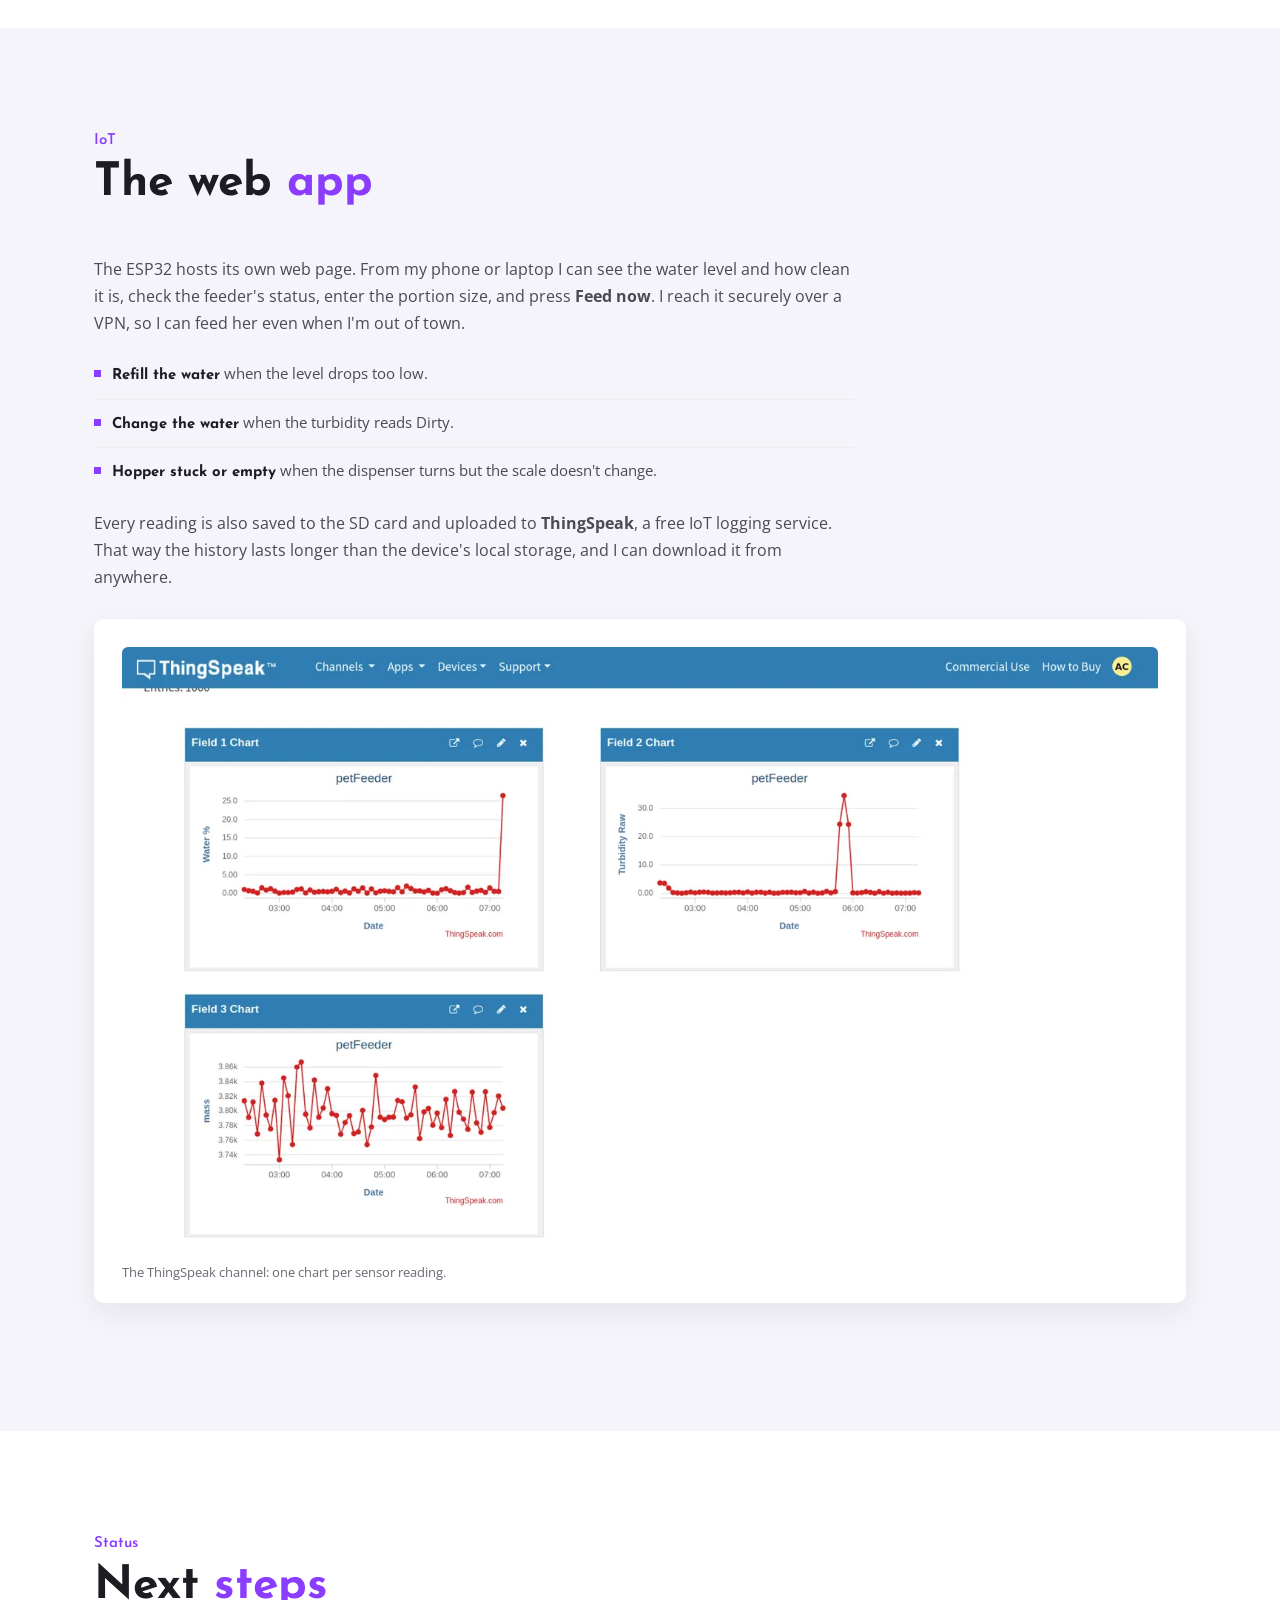
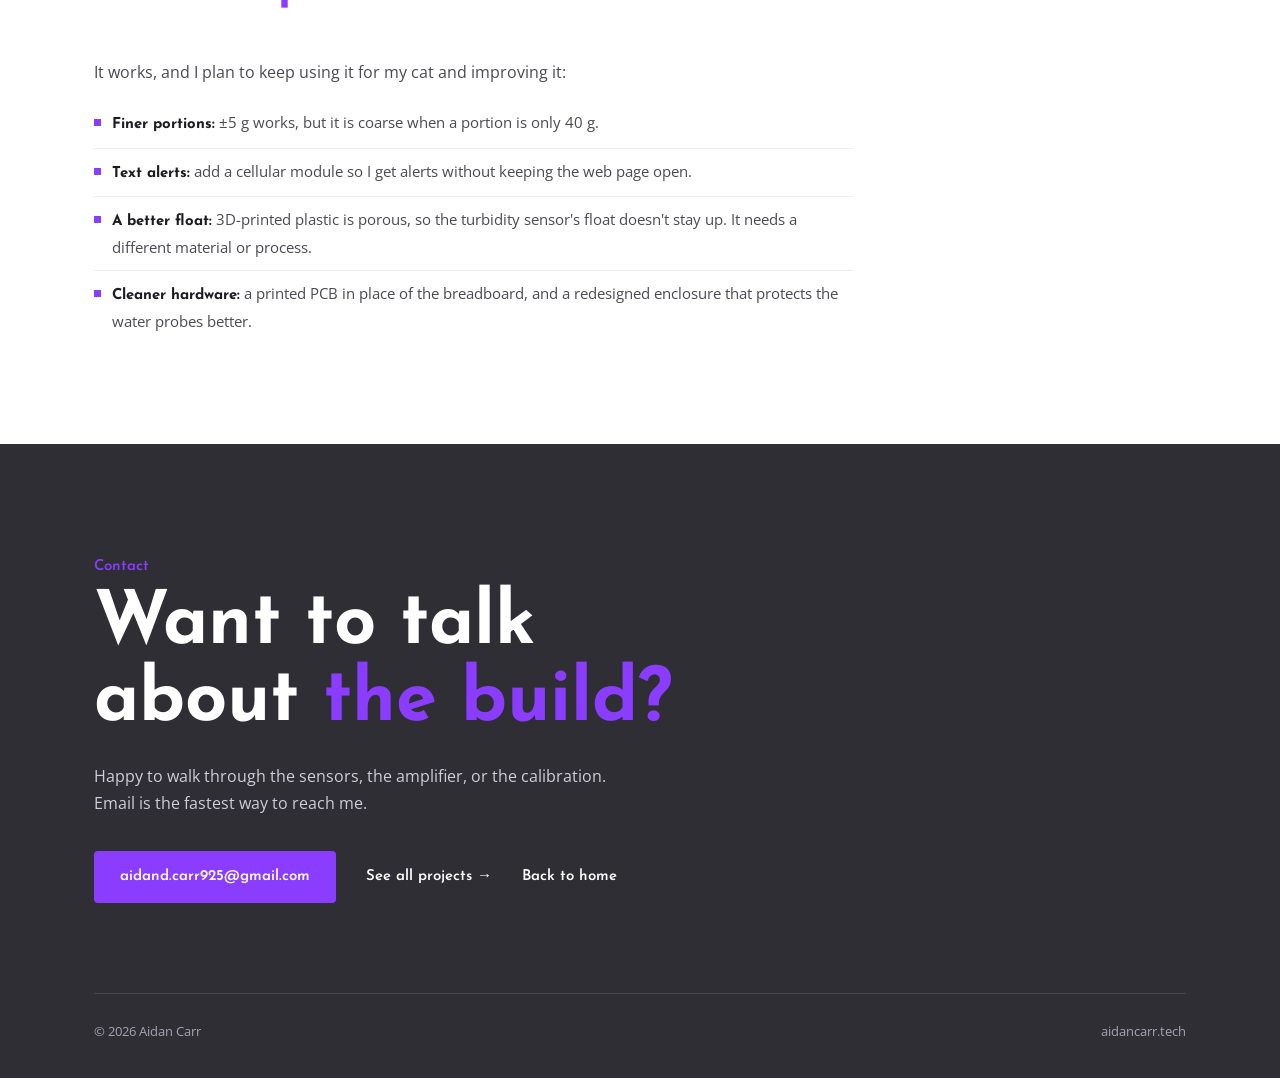
<file: cat-feeder.html>
<!doctype html>
<html lang="en">
<head>
<meta charset="utf-8">
<meta name="viewport" content="width=device-width, initial-scale=1">
<title>Feedback Loop Pet Feeding System | Aidan Carr</title>
<meta name="description" content="How Aidan Carr's ESP32 Feedback Loop Pet Feeding System weighs every portion with a load cell, monitors water level and turbidity, and serves a web app for remote feeding.">
<link rel="preconnect" href="https://fonts.googleapis.com">
<link rel="preconnect" href="https://fonts.gstatic.com" crossorigin>
<link href="https://fonts.googleapis.com/css2?family=Josefin+Sans:wght@400;600;700&family=Open+Sans:wght@400;600&display=swap" rel="stylesheet">
<link rel="stylesheet" href="style.css">
<style>
.split{display:grid;grid-template-columns:1fr 1.2fr;gap:50px;align-items:center}
.photo img{width:100%;height:auto;display:block;border-radius:8px;box-shadow:0 20px 40px rgba(29,28,34,.18)}
figure{margin:0}
figcaption{font-size:13px;color:var(--muted);margin-top:10px}
.facts{list-style:none}
.facts li{font-size:15px;color:#4a4954;padding:10px 0 10px 18px;position:relative;border-bottom:1px solid #eee}
.facts li:last-child{border:0}
.facts li::before{content:'';position:absolute;left:0;top:19px;width:7px;height:7px;background:var(--purple)}
.facts b{font-family:'Josefin Sans';color:var(--ink)}
.prose{max-width:760px}
.prose p{color:#4a4954;margin-bottom:14px}
.eq{font-family:ui-monospace,SFMono-Regular,Menlo,monospace;font-size:15px;background:var(--dark);color:#fff;border-radius:8px;padding:16px 20px;margin:6px 0 18px;overflow-x:auto;white-space:nowrap;border-left:4px solid var(--purple)}
.eq .c{color:#c4a5ff}
.fig-card{background:#fff;border-radius:10px;padding:28px 28px 20px;box-shadow:0 10px 30px rgba(29,28,34,.07);margin:28px 0}
.fig-card figcaption{margin-top:14px}
.blocks{display:grid;grid-template-columns:repeat(3,1fr);gap:22px;margin-top:8px}
.block{background:var(--light);border-radius:8px;padding:24px;border-left:4px solid var(--purple)}
.sec.alt .block{background:#fff}
.block h3{font-size:19px;margin-bottom:8px}
.block p{font-size:14px;color:#4a4954}
.block code{font-size:12.5px;background:#ece6ff;color:var(--purple-d);padding:1px 6px;border-radius:4px}
.block .n{font-family:'Josefin Sans';font-weight:700;color:var(--purple);font-size:14px;display:block;margin-bottom:4px}
.stats{display:grid;grid-template-columns:repeat(3,1fr);gap:14px;margin:8px 0 18px}
.stats div{background:#fff;border-radius:8px;padding:16px 18px;border-top:3px solid var(--purple);box-shadow:0 6px 20px rgba(29,28,34,.05)}
.stats b{display:block;font-family:'Josefin Sans';font-size:22px;color:var(--purple)}
.stats small{color:var(--muted);font-size:13px}
.scroll{overflow-x:auto;-webkit-overflow-scrolling:touch}
.scroll svg{min-width:600px}
.pair{display:grid;grid-template-columns:1fr 1fr;gap:18px;max-width:560px}
.pair img{width:100%;height:auto;display:block;border-radius:8px}
@media(max-width:980px){.split{grid-template-columns:1fr;gap:30px}.blocks{grid-template-columns:1fr 1fr}.stats{grid-template-columns:1fr}.fig-card{padding:18px 14px 14px}}
@media(max-width:600px){.blocks{grid-template-columns:1fr}}
</style>
</head>
<body>

<nav><div class="wrap">
<a class="logo" href="index.html">Aidan<span>.</span></a>
<ul>
<li><a href="index.html">Home</a></li>
<li><a href="index.html#about">About</a></li>
<li><a class="on" href="projects.html">Projects</a></li>
<li><a href="experience.html">Experience</a></li>
<li><a href="index.html#contact">Contact</a></li>
</ul>
</div></nav>

<header class="page-hero">
<div class="pf"></div><div class="sq p1"></div><div class="sq p2"></div>
<div class="wrap">
<a class="back" href="projects.html#cat-feeder">← Back to project details</a>
<span class="eyebrow">Hardware + Software · Personal Project · 2026</span>
<h1>Feedback Loop Pet <span>Feeding System</span></h1>
<p>My last automatic feeder's smallest portion was too big, and it overfed my cat without my noticing. This one weighs every portion as it pours, stops at the target, and keeps an eye on her water fountain.</p>
<div class="jump"><a href="#build">The build</a><a href="#system">How it fits together</a><a href="#scale">The food scale</a><a href="#water">Water sensors</a><a href="#calibration">Calibration</a><a href="#web">Web app</a><a href="#next">Next steps</a></div>
</div>
</header>

<section class="sec alt" id="build"><div class="wrap split">
<figure class="photo">
<img src="cat-feeder-final.webp" alt="The finished feeder: a white hopper on top of a 3D-printed base, with a steel bowl on the load-cell mount and the water sensors on wires beside it." width="675" height="900" loading="lazy">
<figcaption>The finished feeder. The hopper and dispenser came from a commercial feeder. The housing, electronics and bowl mount under them are mine.</figcaption>
</figure>
<div>
<span class="eyebrow">Hardware</span>
<h2 style="font-size:clamp(30px,3.6vw,42px);line-height:1.1;margin-bottom:18px">The <span class="purple">build</span></h2>
<ul class="facts">
<li><b>ESP32</b> runs everything: the sensors, the feeding loop, the display and the web server.</li>
<li><b>300 g load cell</b> under the bowl weighs the food as it is dispensed.</li>
<li><b>Water-level sensor</b> and <b>turbidity sensor</b> sit in the water fountain.</li>
<li><b>Capacitive touch plate</b> for input and an <b>OLED display</b> for status, on the device itself.</li>
<li><b>3D-printed housing</b> and bowl mount. The food only touches the hopper and the steel bowl, never PLA.</li>
<li><b>Two power sources:</b> a 9 V battery for the analog circuit and a 5 V pack for the ESP32 and servo. The servo and WiFi drew enough current to drag the amplifier's reference down when they shared a supply.</li>
</ul>
</div>
</div></section>

<section class="sec" id="system"><div class="wrap">
<div class="sec-head"><span class="eyebrow">Overview</span><h2>How it fits <span class="purple">together</span></h2></div>
<figure class="fig-card">
<div class="scroll"><svg viewBox="0 0 900 400" xmlns="http://www.w3.org/2000/svg" role="img" aria-labelledby="sysT sysD" style="width:100%;height:auto;display:block">
<title id="sysT">How the feeder is connected</title>
<desc id="sysD">Four inputs feed the ESP32: the load cell through its amplifier, the water level sensor, the turbidity sensor, and the touch plate. The ESP32 drives the dispenser servo, the OLED display and the SD card, and talks over WiFi to the web app and ThingSpeak. The servo drops food into the bowl on the load cell, which closes the feeding loop.</desc>
<defs><marker id="ah" viewBox="0 0 10 10" refX="9" refY="5" markerWidth="7" markerHeight="7" orient="auto"><path d="M0 0L10 5L0 10z" fill="#6b6a75"/></marker></defs>
<text x="0" y="22" font-size="13" font-weight="600" fill="#6b6a75" letter-spacing=".08em">INPUTS</text>
<text x="700" y="22" font-size="13" font-weight="600" fill="#6b6a75" letter-spacing=".08em">OUTPUTS</text>
<rect x="0" y="40" width="200" height="62" rx="8" fill="#fff" stroke="#8b3dff" stroke-width="2"/><text x="100.0" y="68.0" text-anchor="middle" font-family="Josefin Sans,sans-serif" font-weight="700" font-size="16" fill="#2f2e35">Load cell</text><text x="100.0" y="87.0" text-anchor="middle" font-size="12.5" fill="#6b6a75">300 g, via amplifier</text>
<rect x="0" y="122" width="200" height="62" rx="8" fill="#fff" stroke="#8b3dff" stroke-width="2"/><text x="100.0" y="150.0" text-anchor="middle" font-family="Josefin Sans,sans-serif" font-weight="700" font-size="16" fill="#2f2e35">Water level</text><text x="100.0" y="169.0" text-anchor="middle" font-size="12.5" fill="#6b6a75">capacitive traces</text>
<rect x="0" y="204" width="200" height="62" rx="8" fill="#fff" stroke="#8b3dff" stroke-width="2"/><text x="100.0" y="232.0" text-anchor="middle" font-family="Josefin Sans,sans-serif" font-weight="700" font-size="16" fill="#2f2e35">Turbidity</text><text x="100.0" y="251.0" text-anchor="middle" font-size="12.5" fill="#6b6a75">light through water</text>
<rect x="0" y="286" width="200" height="62" rx="8" fill="#fff" stroke="#8b3dff" stroke-width="2"/><text x="100.0" y="314.0" text-anchor="middle" font-family="Josefin Sans,sans-serif" font-weight="700" font-size="16" fill="#2f2e35">Touch plate</text><text x="100.0" y="333.0" text-anchor="middle" font-size="12.5" fill="#6b6a75">capacitive button</text>
<rect x="340" y="110" width="220" height="170" rx="8" fill="#8b3dff" stroke="#8b3dff" stroke-width="2"/><text x="450.0" y="192.0" text-anchor="middle" font-family="Josefin Sans,sans-serif" font-weight="700" font-size="16" fill="#fff">ESP32</text><text x="450.0" y="211.0" text-anchor="middle" font-size="12.5" fill="#e9ddff">filter · convert · decide</text>
<rect x="700" y="40" width="200" height="62" rx="8" fill="#fff" stroke="#8b3dff" stroke-width="2"/><text x="800.0" y="68.0" text-anchor="middle" font-family="Josefin Sans,sans-serif" font-weight="700" font-size="16" fill="#2f2e35">Dispenser servo</text><text x="800.0" y="87.0" text-anchor="middle" font-size="12.5" fill="#6b6a75">drops food</text>
<rect x="700" y="122" width="200" height="62" rx="8" fill="#fff" stroke="#8b3dff" stroke-width="2"/><text x="800.0" y="150.0" text-anchor="middle" font-family="Josefin Sans,sans-serif" font-weight="700" font-size="16" fill="#2f2e35">OLED display</text><text x="800.0" y="169.0" text-anchor="middle" font-size="12.5" fill="#6b6a75">status on the device</text>
<rect x="700" y="204" width="200" height="62" rx="8" fill="#fff" stroke="#8b3dff" stroke-width="2"/><text x="800.0" y="232.0" text-anchor="middle" font-family="Josefin Sans,sans-serif" font-weight="700" font-size="16" fill="#2f2e35">SD card</text><text x="800.0" y="251.0" text-anchor="middle" font-size="12.5" fill="#6b6a75">CSV log</text>
<rect x="700" y="286" width="200" height="62" rx="8" fill="#fff" stroke="#8b3dff" stroke-width="2"/><text x="800.0" y="314.0" text-anchor="middle" font-family="Josefin Sans,sans-serif" font-weight="700" font-size="16" fill="#2f2e35">WiFi</text><text x="800.0" y="333.0" text-anchor="middle" font-size="12.5" fill="#6b6a75">web app · ThingSpeak</text>
<path d="M200 71L340 150" stroke="#6b6a75" stroke-width="2" marker-end="url(#ah)"/><path d="M200 153L340 180" stroke="#6b6a75" stroke-width="2" marker-end="url(#ah)"/><path d="M200 235L340 210" stroke="#6b6a75" stroke-width="2" marker-end="url(#ah)"/><path d="M200 317L340 240" stroke="#6b6a75" stroke-width="2" marker-end="url(#ah)"/>
<path d="M560 150L700 71" stroke="#6b6a75" stroke-width="2" marker-end="url(#ah)"/><path d="M560 180L700 153" stroke="#6b6a75" stroke-width="2" marker-end="url(#ah)"/><path d="M560 210L700 235" stroke="#6b6a75" stroke-width="2" marker-end="url(#ah)"/><path d="M560 240L700 317" stroke="#6b6a75" stroke-width="2" marker-end="url(#ah)"/>
<path d="M800 40V8H100V36" fill="none" stroke="#8b3dff" stroke-width="2" stroke-dasharray="6 5" marker-end="url(#ah)"/>
<rect x="330" y="0" width="240" height="18" fill="#fff"/>
<text x="450" y="13" text-anchor="middle" font-size="12.5" font-weight="600" fill="#8b3dff">food lands in the bowl on the load cell</text>
<text x="450" y="390" text-anchor="middle" font-size="12.5" fill="#6b6a75">Dashed line: the feeding loop. The servo only runs until the scale reads the target.</text>
</svg></div>
</figure>
<div class="prose"><p>Feeding is a closed loop. Instead of running the motor for a fixed time and hoping, the ESP32 dispenses a little food, weighs the bowl, and repeats until it reaches the target:</p></div>
<div class="blocks">
<div class="block"><span class="n">1</span><h3>Weigh</h3><p>Read the bowl. If it is already at the target, or the scale is overloaded, don't dispense.</p></div>
<div class="block"><span class="n">2</span><h3>Pulse</h3><p>Open the dispenser briefly, close it, and wait for the food to settle.</p></div>
<div class="block"><span class="n">3</span><h3>Stop or alert</h3><p>Stop when the bowl is within 5 g of the target. If several pulses add nothing, the hopper is stuck or empty, and the web app says so.</p></div>
</div>
<div class="prose" style="margin-top:22px"><p>Feeding runs once a day at a set time, or whenever I press <b>Feed now</b> in the web app.</p></div>
</div></section>

<section class="sec alt" id="scale"><div class="wrap">
<div class="sec-head"><span class="eyebrow">Load cell</span><h2>The food <span class="purple">scale</span></h2></div>
<div class="prose">
<p>I started with force-sensitive resistors. They are cheap and easy to wire, but they couldn't come close to the accuracy a 40–100 g portion needs. So I switched to a <b>300 g load cell</b>: four strain gauges glued to a machined aluminum bar and wired as a Wheatstone bridge. When the bar bends under weight, the bridge's output changes by a few thousandths of a volt.</p>
<p>That signal is far too small for the ESP32 to read directly, so it goes through an amplifier I designed:</p>
</div>
<div class="blocks">
<div class="block"><h3>Wheatstone bridge</h3><p>Outputs <b>3.4 to 4.6 mV</b> across the working range. It is very sensitive, which also means it is noisy.</p></div>
<div class="block"><h3>Split supply</h3><p>The 9 V battery is split into <b>±4.5 V</b> with a voltage divider and TL081 buffers, so the reference stays balanced as the current draw changes.</p></div>
<div class="block"><h3>Differential amplifier</h3><p>TL081 op-amps buffer the bridge, then a differential stage shifts and scales it up to the ADC's range.</p></div>
<div class="block"><h3>Low-pass filter</h3><p>An RC filter (100 Ω, 1 µF) cuts noise above <b>1.6 kHz</b> before the ADC.</p></div>
<div class="block"><h3>ADC + conversion</h3><p>The ESP32 reads the voltage and converts it to grams with a linear transfer function.</p></div>
<div class="block"><h3>Kalman filter</h3><p>Smooths each new reading against its running estimate, so a single noisy sample can't stop the dispenser early.</p></div>
</div>
<div class="prose" style="margin-top:26px">
<div class="eq">V<sub>out</sub> = <span class="c">33</span> · (V<sub>2</sub> − 3.1)</div>
<div class="eq">f<sub>c</sub> = 1 / (2π · 100 Ω · 1 µF) ≈ <span class="c">1.59 kHz</span></div>
<div class="eq">grams = (ADC<sub>raw</sub> − <span class="c">919</span>) × (112 / 3176)</div>
<div class="eq">X<sub>k</sub> = X<sub>k−1</sub> + K · (Z<sub>k</sub> − X<sub>k−1</sub>)</div>
<p>The 741 op-amps I tried first didn't work well, and I burned through a few. The TL081 has a wider operating range and fixed it.</p>
</div>
<figure class="photo" style="max-width:560px;margin-top:26px">
<img src="cat-feeder-load-cell.webp" alt="Breadboard with the ESP32, TL081 op-amps and wiring for the load-cell amplifier." width="675" height="900" loading="lazy">
<figcaption>The working load-cell amplifier on a breadboard, before the final enclosure.</figcaption>
</figure>
</div></section>

<section class="sec" id="water"><div class="wrap">
<div class="sec-head"><span class="eyebrow">Sensors</span><h2>Watching the <span class="purple">water</span></h2></div>
<div class="prose">
<p><b>Water level.</b> The level sensor is a strip of exposed traces. As water covers more of the strip, its reading rises. The device shows it as a percentage (raw 1,200 is empty and 3,000 is full) and warns me before the fountain's pump can run dry.</p>
<p><b>Turbidity.</b> The turbidity sensor shines light through the water and measures how much gets through. Clean water passes more light. I tuned the sensor board in clean water, then added kitty litter a little at a time, since litter is what usually ends up in a cat's water. The firmware sorts each reading into three states:</p>
<div class="eq">raw &gt; <span class="c">3000</span> → Clear  ·  raw &gt; <span class="c">1800</span> → Cloudy  ·  otherwise → Dirty</div>
</div>
<div class="pair" style="margin-top:10px">
<figure><img src="cat-feeder-turbidity-clear.webp" alt="A glass of clear water with the turbidity sensor beside it." width="525" height="700" loading="lazy"><figcaption>Clean water.</figcaption></figure>
<figure><img src="cat-feeder-turbidity-litter.webp" alt="The same glass, now cloudy with kitty litter stirred in." width="525" height="700" loading="lazy"><figcaption>After adding kitty litter.</figcaption></figure>
</div>
</div></section>

<section class="sec alt" id="calibration"><div class="wrap">
<div class="sec-head"><span class="eyebrow">Data</span><h2>Calibration</h2></div>
<div class="prose">
<p>The water-level sensor came with almost no documentation, so I measured it myself. The ESP32 logged readings to its SD card while I raised the water in 2.5 mm steps, pressing a button to mark each new height.</p>
</div>
<div class="stats">
<div><b>835</b><small>readings across 17 heights, 0 to 40 mm</small></div>
<div><b>R² = 0.84</b><small>for the recalibrated fit. My first nine-point fit scored below zero on this data.</small></div>
<div><b>±4.6 mm</b><small>standard error of the fit. The sensor is noisiest below 17.5 mm.</small></div>
</div>
<figure class="fig-card">
<div class="scroll"><svg viewBox="0 0 760 440" xmlns="http://www.w3.org/2000/svg" role="img" aria-labelledby="wlT wlD" style="width:100%;height:auto;display:block">
<title id="wlT">Water level sensor calibration</title><desc id="wlD">Mean raw reading at each of 16 heights from 2.5 to 40 mm, with one-standard-deviation bars and the recalibrated fourth-order fit. Readings rise from about 1,230 at 5 mm to about 2,190 at 40 mm, and the spread is widest below 17.5 mm.</desc>
<rect x="70" y="16" width="670" height="366" fill="#faf9fe" stroke="#e7e3f2"/>
<path d="M117.9 16V382" stroke="#e7e3f2"/><text x="117.9" y="402" text-anchor="middle" font-size="15" fill="#6b6a75">1000</text>
<path d="M237.5 16V382" stroke="#e7e3f2"/><text x="237.5" y="402" text-anchor="middle" font-size="15" fill="#6b6a75">1250</text>
<path d="M357.1 16V382" stroke="#e7e3f2"/><text x="357.1" y="402" text-anchor="middle" font-size="15" fill="#6b6a75">1500</text>
<path d="M476.8 16V382" stroke="#e7e3f2"/><text x="476.8" y="402" text-anchor="middle" font-size="15" fill="#6b6a75">1750</text>
<path d="M596.4 16V382" stroke="#e7e3f2"/><text x="596.4" y="402" text-anchor="middle" font-size="15" fill="#6b6a75">2000</text>
<path d="M716.1 16V382" stroke="#e7e3f2"/><text x="716.1" y="402" text-anchor="middle" font-size="15" fill="#6b6a75">2250</text>
<path d="M70 382.0H740" stroke="#e7e3f2"/><text x="60" y="386.0" text-anchor="end" font-size="15" fill="#6b6a75">0</text>
<path d="M70 294.9H740" stroke="#e7e3f2"/><text x="60" y="298.9" text-anchor="end" font-size="15" fill="#6b6a75">10</text>
<path d="M70 207.7H740" stroke="#e7e3f2"/><text x="60" y="211.7" text-anchor="end" font-size="15" fill="#6b6a75">20</text>
<path d="M70 120.6H740" stroke="#e7e3f2"/><text x="60" y="124.6" text-anchor="end" font-size="15" fill="#6b6a75">30</text>
<path d="M70 33.4H740" stroke="#e7e3f2"/><text x="60" y="37.4" text-anchor="end" font-size="15" fill="#6b6a75">40</text>
<text x="405.0" y="432" text-anchor="middle" font-size="15.5" fill="#6b6a75">Raw sensor reading (ESP32 ADC)</text>
<text transform="translate(16 199.0) rotate(-90)" text-anchor="middle" font-size="15.5" fill="#6b6a75">Water height (mm)</text>
<polyline points="117.9,352.2 119.4,352.2 121.0,352.2 122.5,352.1 124.1,352.1 125.7,352.0 127.2,352.0 128.8,351.9 130.3,351.9 131.9,351.8 133.4,351.8 135.0,351.7 136.6,351.7 138.1,351.6 139.7,351.5 141.2,351.5 142.8,351.4 144.4,351.4 145.9,351.3 147.5,351.2 149.0,351.2 150.6,351.1 152.2,351.0 153.7,350.9 155.3,350.9 156.8,350.8 158.4,350.7 160.0,350.6 161.5,350.5 163.1,350.4 164.6,350.4 166.2,350.3 167.8,350.2 169.3,350.1 170.9,350.0 172.4,349.9 174.0,349.8 175.5,349.7 177.1,349.6 178.7,349.5 180.2,349.4 181.8,349.3 183.3,349.2 184.9,349.0 186.5,348.9 188.0,348.8 189.6,348.7 191.1,348.6 192.7,348.4 194.3,348.3 195.8,348.2 197.4,348.0 198.9,347.9 200.5,347.8 202.1,347.6 203.6,347.5 205.2,347.3 206.7,347.2 208.3,347.0 209.9,346.9 211.4,346.7 213.0,346.6 214.5,346.4 216.1,346.2 217.6,346.1 219.2,345.9 220.8,345.7 222.3,345.5 223.9,345.4 225.4,345.2 227.0,345.0 228.6,344.8 230.1,344.6 231.7,344.4 233.2,344.2 234.8,344.0 236.4,343.8 237.9,343.6 239.5,343.4 241.0,343.2 242.6,343.0 244.2,342.8 245.7,342.5 247.3,342.3 248.8,342.1 250.4,341.9 252.0,341.6 253.5,341.4 255.1,341.1 256.6,340.9 258.2,340.6 259.7,340.4 261.3,340.1 262.9,339.9 264.4,339.6 266.0,339.3 267.5,339.1 269.1,338.8 270.7,338.5 272.2,338.2 273.8,337.9 275.3,337.7 276.9,337.4 278.5,337.1 280.0,336.8 281.6,336.5 283.1,336.1 284.7,335.8 286.3,335.5 287.8,335.2 289.4,334.9 290.9,334.5 292.5,334.2 294.1,333.9 295.6,333.5 297.2,333.2 298.7,332.8 300.3,332.5 301.8,332.1 303.4,331.7 305.0,331.4 306.5,331.0 308.1,330.6 309.6,330.2 311.2,329.9 312.8,329.5 314.3,329.1 315.9,328.7 317.4,328.3 319.0,327.9 320.6,327.4 322.1,327.0 323.7,326.6 325.2,326.2 326.8,325.7 328.4,325.3 329.9,324.9 331.5,324.4 333.0,324.0 334.6,323.5 336.2,323.0 337.7,322.6 339.3,322.1 340.8,321.6 342.4,321.1 343.9,320.7 345.5,320.2 347.1,319.7 348.6,319.2 350.2,318.6 351.7,318.1 353.3,317.6 354.9,317.1 356.4,316.6 358.0,316.0 359.5,315.5 361.1,314.9 362.7,314.4 364.2,313.8 365.8,313.3 367.3,312.7 368.9,312.1 370.5,311.5 372.0,310.9 373.6,310.4 375.1,309.8 376.7,309.1 378.3,308.5 379.8,307.9 381.4,307.3 382.9,306.7 384.5,306.0 386.0,305.4 387.6,304.7 389.2,304.1 390.7,303.4 392.3,302.8 393.8,302.1 395.4,301.4 397.0,300.7 398.5,300.0 400.1,299.3 401.6,298.6 403.2,297.9 404.8,297.2 406.3,296.5 407.9,295.8 409.4,295.0 411.0,294.3 412.6,293.5 414.1,292.8 415.7,292.0 417.2,291.2 418.8,290.5 420.4,289.7 421.9,288.9 423.5,288.1 425.0,287.3 426.6,286.5 428.1,285.7 429.7,284.8 431.3,284.0 432.8,283.2 434.4,282.3 435.9,281.5 437.5,280.6 439.1,279.7 440.6,278.9 442.2,278.0 443.7,277.1 445.3,276.2 446.9,275.3 448.4,274.4 450.0,273.4 451.5,272.5 453.1,271.6 454.7,270.6 456.2,269.7 457.8,268.7 459.3,267.8 460.9,266.8 462.5,265.8 464.0,264.8 465.6,263.8 467.1,262.8 468.7,261.8 470.2,260.8 471.8,259.7 473.4,258.7 474.9,257.6 476.5,256.6 478.0,255.5 479.6,254.5 481.2,253.4 482.7,252.3 484.3,251.2 485.8,250.1 487.4,249.0 489.0,247.8 490.5,246.7 492.1,245.6 493.6,244.4 495.2,243.3 496.8,242.1 498.3,240.9 499.9,239.7 501.4,238.6 503.0,237.3 504.6,236.1 506.1,234.9 507.7,233.7 509.2,232.5 510.8,231.2 512.3,229.9 513.9,228.7 515.5,227.4 517.0,226.1 518.6,224.8 520.1,223.5 521.7,222.2 523.3,220.9 524.8,219.6 526.4,218.2 527.9,216.9 529.5,215.5 531.1,214.1 532.6,212.8 534.2,211.4 535.7,210.0 537.3,208.6 538.9,207.2 540.4,205.7 542.0,204.3 543.5,202.8 545.1,201.4 546.7,199.9 548.2,198.4 549.8,197.0 551.3,195.5 552.9,193.9 554.4,192.4 556.0,190.9 557.6,189.4 559.1,187.8 560.7,186.3 562.2,184.7 563.8,183.1 565.4,181.5 566.9,179.9 568.5,178.3 570.0,176.7 571.6,175.0 573.2,173.4 574.7,171.7 576.3,170.1 577.8,168.4 579.4,166.7 581.0,165.0 582.5,163.3 584.1,161.6 585.6,159.8 587.2,158.1 588.8,156.3 590.3,154.6 591.9,152.8 593.4,151.0 595.0,149.2 596.5,147.4 598.1,145.6 599.7,143.7 601.2,141.9 602.8,140.0 604.3,138.1 605.9,136.3 607.5,134.4 609.0,132.5 610.6,130.5 612.1,128.6 613.7,126.7 615.3,124.7 616.8,122.8 618.4,120.8 619.9,118.8 621.5,116.8 623.1,114.8 624.6,112.7 626.2,110.7 627.7,108.6 629.3,106.6 630.9,104.5 632.4,102.4 634.0,100.3 635.5,98.2 637.1,96.1 638.6,93.9 640.2,91.8 641.8,89.6 643.3,87.4 644.9,85.3 646.4,83.0 648.0,80.8 649.6,78.6 651.1,76.4 652.7,74.1 654.2,71.8 655.8,69.5 657.4,67.3 658.9,64.9 660.5,62.6 662.0,60.3 663.6,57.9 665.2,55.6 666.7,53.2 668.3,50.8 669.8,48.4 671.4,46.0 673.0,43.6 674.5,41.1 676.1,38.7 677.6,36.2 679.2,33.7 680.7,31.2 682.3,28.7 683.9,26.1 685.4,23.6 687.0,21.0 688.5,18.5" fill="none" stroke="#2f2e35" stroke-width="2.5"/>
<path d="M157.7 360.2H483.8" stroke="#8b3dff" stroke-opacity=".35" stroke-width="3" stroke-linecap="round"/>
<circle cx="320.7" cy="360.2" r="5.5" fill="#8b3dff" stroke="#fff" stroke-width="2"><title>2.5 mm: mean 1424, ±341 (n = 36)</title></circle>
<path d="M172.8 338.4H282.1" stroke="#8b3dff" stroke-opacity=".35" stroke-width="3" stroke-linecap="round"/>
<circle cx="227.5" cy="338.4" r="5.5" fill="#8b3dff" stroke="#fff" stroke-width="2"><title>5 mm: mean 1229, ±114 (n = 64)</title></circle>
<path d="M271.2 316.6H387.2" stroke="#8b3dff" stroke-opacity=".35" stroke-width="3" stroke-linecap="round"/>
<circle cx="329.2" cy="316.6" r="5.5" fill="#8b3dff" stroke="#fff" stroke-width="2"><title>7.5 mm: mean 1442, ±121 (n = 33)</title></circle>
<path d="M338.6 294.9H428.3" stroke="#8b3dff" stroke-opacity=".35" stroke-width="3" stroke-linecap="round"/>
<circle cx="383.5" cy="294.9" r="5.5" fill="#8b3dff" stroke="#fff" stroke-width="2"><title>10 mm: mean 1555, ±94 (n = 48)</title></circle>
<path d="M378.4 273.1H466.5" stroke="#8b3dff" stroke-opacity=".35" stroke-width="3" stroke-linecap="round"/>
<circle cx="422.5" cy="273.1" r="5.5" fill="#8b3dff" stroke="#fff" stroke-width="2"><title>12.5 mm: mean 1636, ±92 (n = 50)</title></circle>
<path d="M436.7 251.3H515.9" stroke="#8b3dff" stroke-opacity=".35" stroke-width="3" stroke-linecap="round"/>
<circle cx="476.3" cy="251.3" r="5.5" fill="#8b3dff" stroke="#fff" stroke-width="2"><title>15 mm: mean 1749, ±83 (n = 70)</title></circle>
<path d="M478.6 229.5H541.3" stroke="#8b3dff" stroke-opacity=".35" stroke-width="3" stroke-linecap="round"/>
<circle cx="510.0" cy="229.5" r="5.5" fill="#8b3dff" stroke="#fff" stroke-width="2"><title>17.5 mm: mean 1819, ±66 (n = 71)</title></circle>
<path d="M523.8 207.7H624.5" stroke="#8b3dff" stroke-opacity=".35" stroke-width="3" stroke-linecap="round"/>
<circle cx="574.2" cy="207.7" r="5.5" fill="#8b3dff" stroke="#fff" stroke-width="2"><title>20 mm: mean 1953, ±105 (n = 56)</title></circle>
<path d="M553.0 185.9H588.8" stroke="#8b3dff" stroke-opacity=".35" stroke-width="3" stroke-linecap="round"/>
<circle cx="570.9" cy="185.9" r="5.5" fill="#8b3dff" stroke="#fff" stroke-width="2"><title>22.5 mm: mean 1947, ±37 (n = 36)</title></circle>
<path d="M570.5 164.1H629.3" stroke="#8b3dff" stroke-opacity=".35" stroke-width="3" stroke-linecap="round"/>
<circle cx="599.9" cy="164.1" r="5.5" fill="#8b3dff" stroke="#fff" stroke-width="2"><title>25 mm: mean 2007, ±61 (n = 55)</title></circle>
<path d="M563.5 142.4H633.0" stroke="#8b3dff" stroke-opacity=".35" stroke-width="3" stroke-linecap="round"/>
<circle cx="598.3" cy="142.4" r="5.5" fill="#8b3dff" stroke="#fff" stroke-width="2"><title>27.5 mm: mean 2004, ±73 (n = 69)</title></circle>
<path d="M587.3 120.6H627.4" stroke="#8b3dff" stroke-opacity=".35" stroke-width="3" stroke-linecap="round"/>
<circle cx="607.3" cy="120.6" r="5.5" fill="#8b3dff" stroke="#fff" stroke-width="2"><title>30 mm: mean 2023, ±42 (n = 68)</title></circle>
<path d="M598.3 98.8H635.0" stroke="#8b3dff" stroke-opacity=".35" stroke-width="3" stroke-linecap="round"/>
<circle cx="616.7" cy="98.8" r="5.5" fill="#8b3dff" stroke="#fff" stroke-width="2"><title>32.5 mm: mean 2042, ±38 (n = 34)</title></circle>
<path d="M635.9 77.0H666.1" stroke="#8b3dff" stroke-opacity=".35" stroke-width="3" stroke-linecap="round"/>
<circle cx="651.0" cy="77.0" r="5.5" fill="#8b3dff" stroke="#fff" stroke-width="2"><title>35 mm: mean 2114, ±32 (n = 25)</title></circle>
<path d="M621.8 55.2H650.6" stroke="#8b3dff" stroke-opacity=".35" stroke-width="3" stroke-linecap="round"/>
<circle cx="636.2" cy="55.2" r="5.5" fill="#8b3dff" stroke="#fff" stroke-width="2"><title>37.5 mm: mean 2083, ±30 (n = 48)</title></circle>
<path d="M658.9 33.4H717.6" stroke="#8b3dff" stroke-opacity=".35" stroke-width="3" stroke-linecap="round"/>
<circle cx="688.3" cy="33.4" r="5.5" fill="#8b3dff" stroke="#fff" stroke-width="2"><title>40 mm: mean 2192, ±61 (n = 57)</title></circle>
<circle cx="88" cy="38" r="5.5" fill="#8b3dff"/><text x="102" y="42.5" font-size="15" fill="#2f2e35">Mean reading at each height (bar = ±1 std dev)</text>
<path d="M80 62h16" stroke="#2f2e35" stroke-width="2.5"/><text x="102" y="66.5" font-size="15" fill="#2f2e35">Recalibrated 4th-order fit (R² = 0.84)</text>
</svg></div>
<figcaption>Each dot is the mean reading at one height. The bars show how much the readings spread (±1 standard deviation). The sensor isn't precise, but it is plenty for "refill the fountain soon." Hover a dot for its numbers.</figcaption>
</figure>
<div class="prose">
<p>I fit a 4th-order polynomial to all 835 readings and checked it with a 95% Scheffé confidence band. Readings outside that band would mean the sensor isn't behaving as expected.</p>
<div class="eq">h = 3.2143e-12·x⁴ − 8.2985e-10·x³ − 9.9705e-6·x² + 1.0999e-2·x + 1.7e-3</div>
<p>The load cell was easier. I put eleven items on it that I had weighed on a separate, accurate scale, and measured the bridge output. Over the 0–110 g range I care about, it is close to a straight line:</p>
</div>
<figure class="fig-card">
<div class="scroll"><svg viewBox="0 0 760 400" xmlns="http://www.w3.org/2000/svg" role="img" aria-labelledby="lcT lcD" style="width:100%;height:auto;display:block">
<title id="lcT">Load cell calibration</title><desc id="lcD">Eleven reference masses from 0 to 110.7 grams against the Wheatstone bridge output, rising from 3.4 to 4.6 millivolts along a straight line.</desc>
<rect x="70" y="16" width="670" height="326" fill="#faf9fe" stroke="#e7e3f2"/>
<path d="M70.0 16V342" stroke="#e7e3f2"/><text x="70.0" y="362" text-anchor="middle" font-size="15" fill="#6b6a75">0</text>
<path d="M181.7 16V342" stroke="#e7e3f2"/><text x="181.7" y="362" text-anchor="middle" font-size="15" fill="#6b6a75">20</text>
<path d="M293.3 16V342" stroke="#e7e3f2"/><text x="293.3" y="362" text-anchor="middle" font-size="15" fill="#6b6a75">40</text>
<path d="M405.0 16V342" stroke="#e7e3f2"/><text x="405.0" y="362" text-anchor="middle" font-size="15" fill="#6b6a75">60</text>
<path d="M516.7 16V342" stroke="#e7e3f2"/><text x="516.7" y="362" text-anchor="middle" font-size="15" fill="#6b6a75">80</text>
<path d="M628.3 16V342" stroke="#e7e3f2"/><text x="628.3" y="362" text-anchor="middle" font-size="15" fill="#6b6a75">100</text>
<path d="M740.0 16V342" stroke="#e7e3f2"/><text x="740.0" y="362" text-anchor="middle" font-size="15" fill="#6b6a75">120</text>
<path d="M70 318.7H740" stroke="#e7e3f2"/><text x="60" y="322.7" text-anchor="end" font-size="15" fill="#6b6a75">3.4</text>
<path d="M70 272.1H740" stroke="#e7e3f2"/><text x="60" y="276.1" text-anchor="end" font-size="15" fill="#6b6a75">3.6</text>
<path d="M70 225.6H740" stroke="#e7e3f2"/><text x="60" y="229.6" text-anchor="end" font-size="15" fill="#6b6a75">3.8</text>
<path d="M70 179.0H740" stroke="#e7e3f2"/><text x="60" y="183.0" text-anchor="end" font-size="15" fill="#6b6a75">4.0</text>
<path d="M70 132.4H740" stroke="#e7e3f2"/><text x="60" y="136.4" text-anchor="end" font-size="15" fill="#6b6a75">4.2</text>
<path d="M70 85.9H740" stroke="#e7e3f2"/><text x="60" y="89.9" text-anchor="end" font-size="15" fill="#6b6a75">4.4</text>
<path d="M70 39.3H740" stroke="#e7e3f2"/><text x="60" y="43.3" text-anchor="end" font-size="15" fill="#6b6a75">4.6</text>
<text x="405.0" y="392" text-anchor="middle" font-size="15.5" fill="#6b6a75">Mass on the scale (g)</text>
<text transform="translate(16 179.0) rotate(-90)" text-anchor="middle" font-size="15.5" fill="#6b6a75">Bridge output (mV)</text>
<path d="M70.0 324.6L712.1 33.2" stroke="#2f2e35" stroke-width="2.5"/>
<circle cx="70.0" cy="318.7" r="6" fill="#8b3dff" stroke="#fff" stroke-width="2"><title>0 g: 3.4 mV</title></circle>
<circle cx="132.0" cy="295.4" r="6" fill="#8b3dff" stroke="#fff" stroke-width="2"><title>11.1 g: 3.5 mV</title></circle>
<circle cx="178.9" cy="272.1" r="6" fill="#8b3dff" stroke="#fff" stroke-width="2"><title>19.5 g: 3.6 mV</title></circle>
<circle cx="242.5" cy="248.9" r="6" fill="#8b3dff" stroke="#fff" stroke-width="2"><title>30.9 g: 3.7 mV</title></circle>
<circle cx="305.6" cy="225.6" r="6" fill="#8b3dff" stroke="#fff" stroke-width="2"><title>42.2 g: 3.8 mV</title></circle>
<circle cx="334.6" cy="202.3" r="6" fill="#8b3dff" stroke="#fff" stroke-width="2"><title>47.4 g: 3.9 mV</title></circle>
<circle cx="405.0" cy="179.0" r="6" fill="#8b3dff" stroke="#fff" stroke-width="2"><title>60 g: 4 mV</title></circle>
<circle cx="457.5" cy="155.7" r="6" fill="#8b3dff" stroke="#fff" stroke-width="2"><title>69.4 g: 4.1 mV</title></circle>
<circle cx="531.2" cy="109.1" r="6" fill="#8b3dff" stroke="#fff" stroke-width="2"><title>82.6 g: 4.3 mV</title></circle>
<circle cx="594.3" cy="85.9" r="6" fill="#8b3dff" stroke="#fff" stroke-width="2"><title>93.9 g: 4.4 mV</title></circle>
<circle cx="688.1" cy="39.3" r="6" fill="#8b3dff" stroke="#fff" stroke-width="2"><title>110.7 g: 4.6 mV</title></circle>
<circle cx="88" cy="38" r="6" fill="#8b3dff"/><text x="102" y="42.5" font-size="15" fill="#2f2e35">Reference mass, weighed on a separate scale</text>
<path d="M80 62h16" stroke="#2f2e35" stroke-width="2.5"/><text x="102" y="66.5" font-size="15" fill="#2f2e35">Linear fit: 0.0109 mV/g + 3.375 mV (R² = 0.997)</text>
</svg></div>
<figcaption>The load cell bends away from a straight line only at the very bottom and top of its range. Limiting it to normal portion sizes keeps the conversion linear and simple.</figcaption>
</figure>
</div></section>

<section class="sec" id="web"><div class="wrap">
<div class="sec-head"><span class="eyebrow">IoT</span><h2>The web <span class="purple">app</span></h2></div>
<div class="prose">
<p>The ESP32 hosts its own web page. From my phone or laptop I can see the water level and how clean it is, check the feeder's status, enter the portion size, and press <b>Feed now</b>. I reach it securely over a VPN, so I can feed her even when I'm out of town.</p>
<ul class="facts">
<li><b>Refill the water</b> when the level drops too low.</li>
<li><b>Change the water</b> when the turbidity reads Dirty.</li>
<li><b>Hopper stuck or empty</b> when the dispenser turns but the scale doesn't change.</li>
</ul>
<p style="margin-top:14px">Every reading is also saved to the SD card and uploaded to <b>ThingSpeak</b>, a free IoT logging service. That way the history lasts longer than the device's local storage, and I can download it from anywhere.</p>
</div>
<figure class="fig-card">
<img src="cat-feeder-thingspeak.webp" alt="ThingSpeak dashboard with three line charts of the feeder's readings over time." width="1400" height="810" loading="lazy" style="width:100%;height:auto;display:block;border-radius:6px">
<figcaption>The ThingSpeak channel: one chart per sensor reading.</figcaption>
</figure>
</div></section>

<section class="sec alt" id="next"><div class="wrap">
<div class="sec-head"><span class="eyebrow">Status</span><h2>Next <span class="purple">steps</span></h2></div>
<div class="prose">
<p>It works, and I plan to keep using it for my cat and improving it:</p>
<ul class="facts">
<li><b>Finer portions:</b> ±5 g works, but it is coarse when a portion is only 40 g.</li>
<li><b>Text alerts:</b> add a cellular module so I get alerts without keeping the web page open.</li>
<li><b>A better float:</b> 3D-printed plastic is porous, so the turbidity sensor's float doesn't stay up. It needs a different material or process.</li>
<li><b>Cleaner hardware:</b> a printed PCB in place of the breadboard, and a redesigned enclosure that protects the water probes better.</li>
</ul>
</div>
</div></section>

<section class="contact"><div class="wrap">
<span class="eyebrow">Contact</span>
<h2>Want to talk<br>about <span class="purple">the build?</span></h2>
<p>Happy to walk through the sensors, the amplifier, or the calibration. Email is the fastest way to reach me.</p>
<div class="ctas">
<a class="btn" href="mailto:aidand.carr925@gmail.com">aidand.carr925@gmail.com</a>
<a class="link" href="projects.html">See all projects →</a>
<a class="link" href="index.html">Back to home</a>
</div>
<footer><span>© 2026 Aidan Carr</span><span>aidancarr.tech</span></footer>
</div></section>
</body>
</html>
</file>
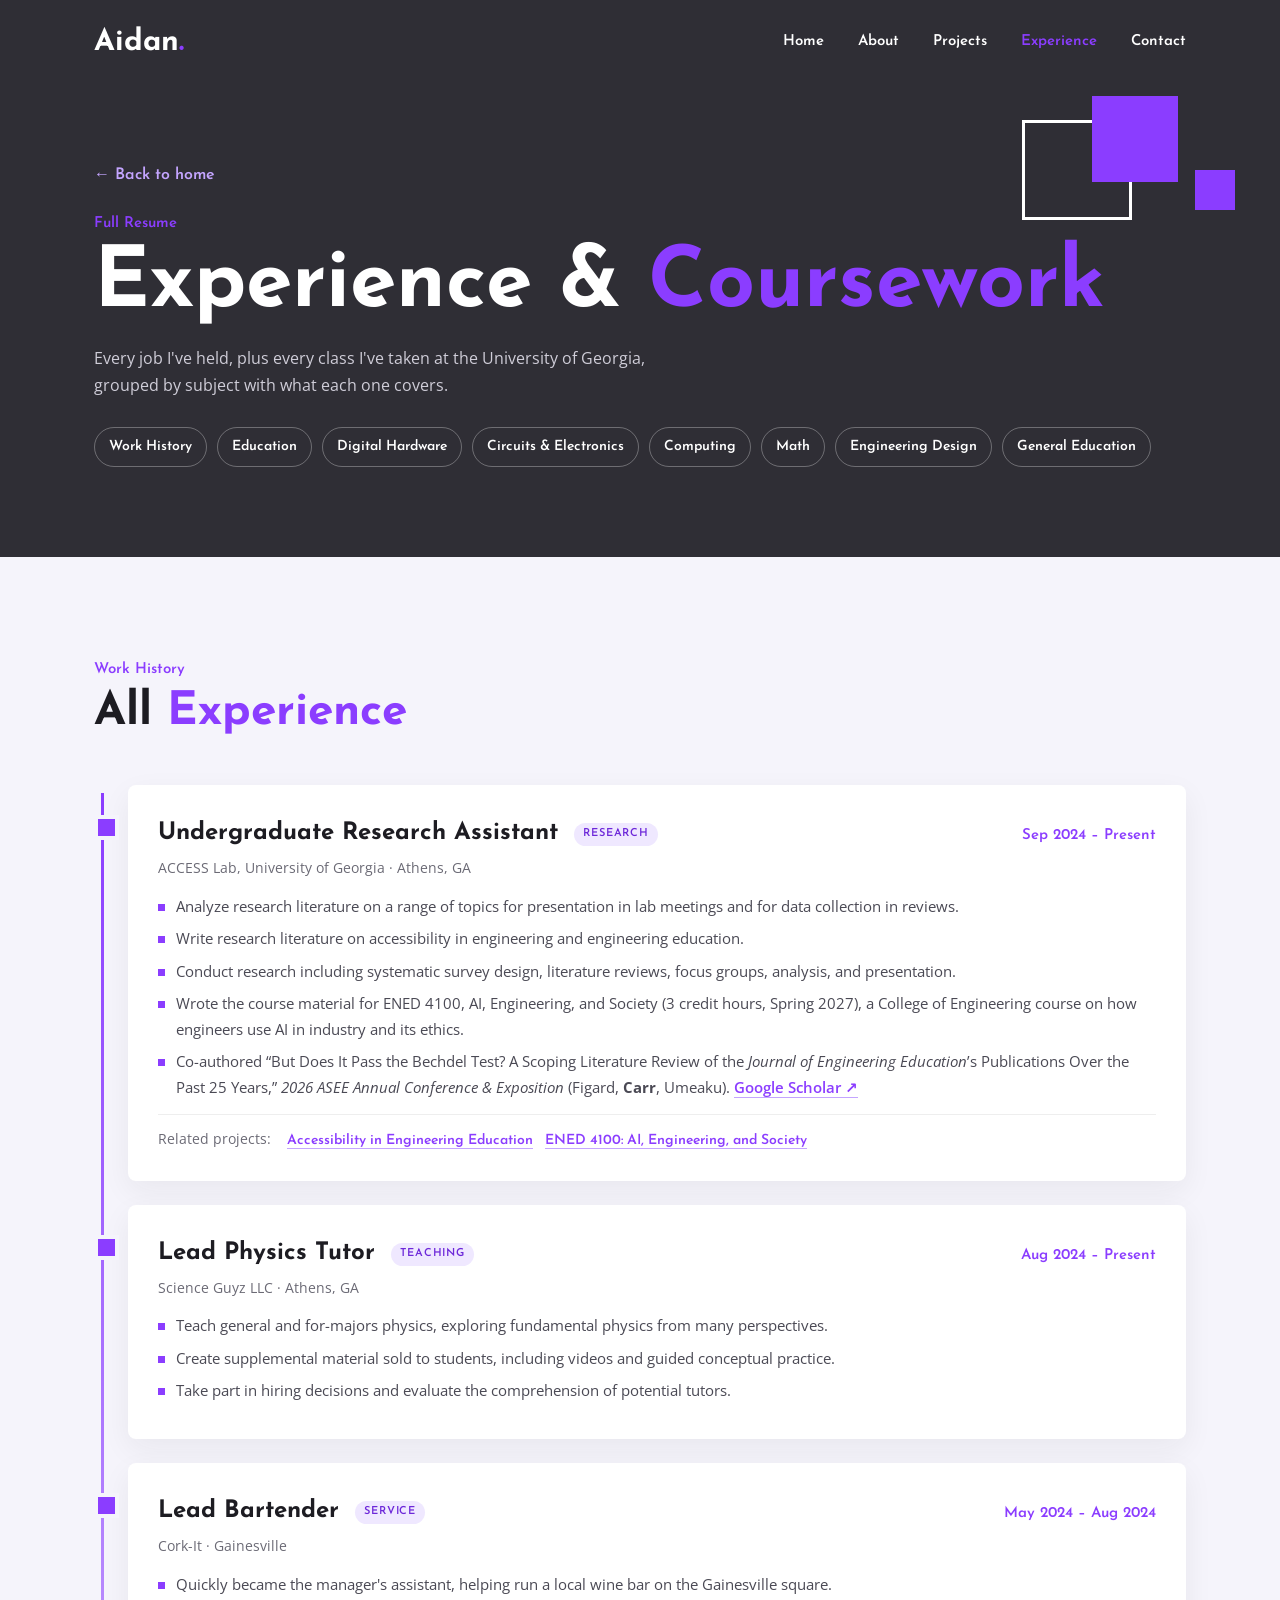
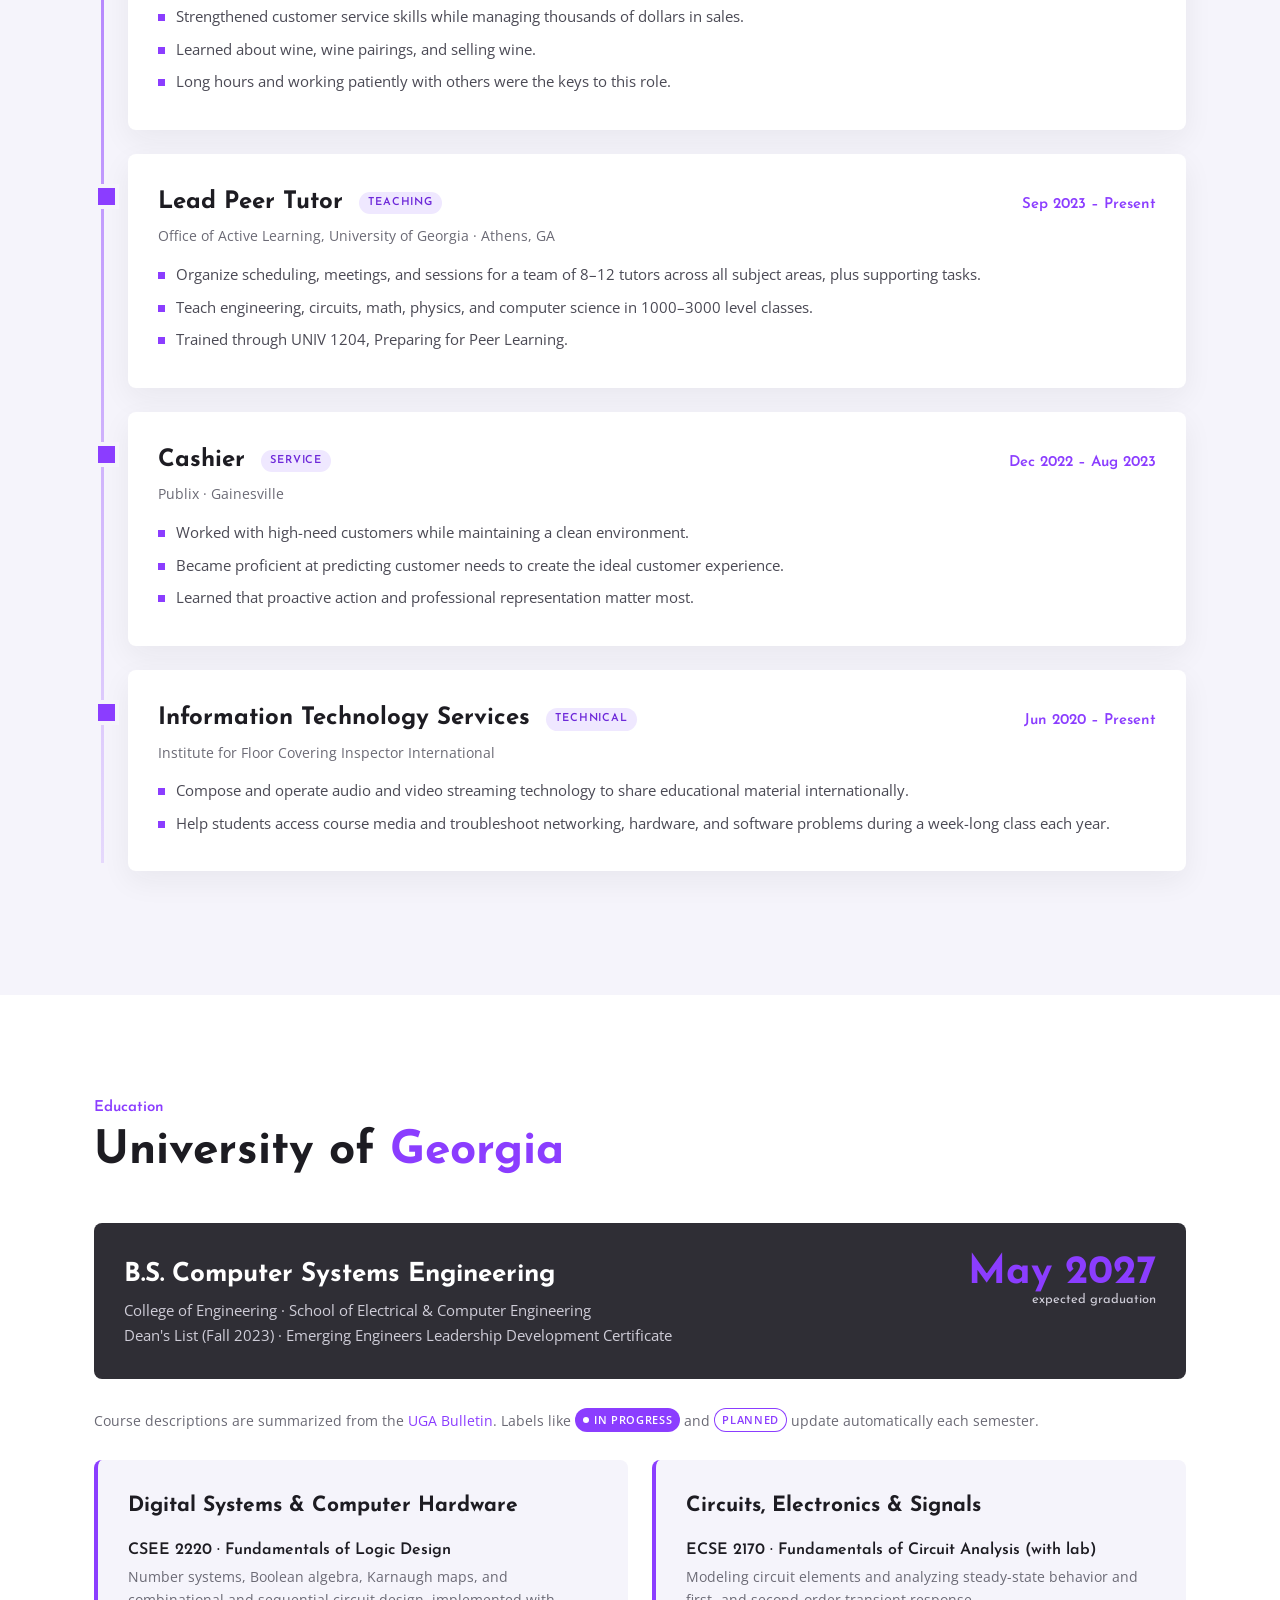
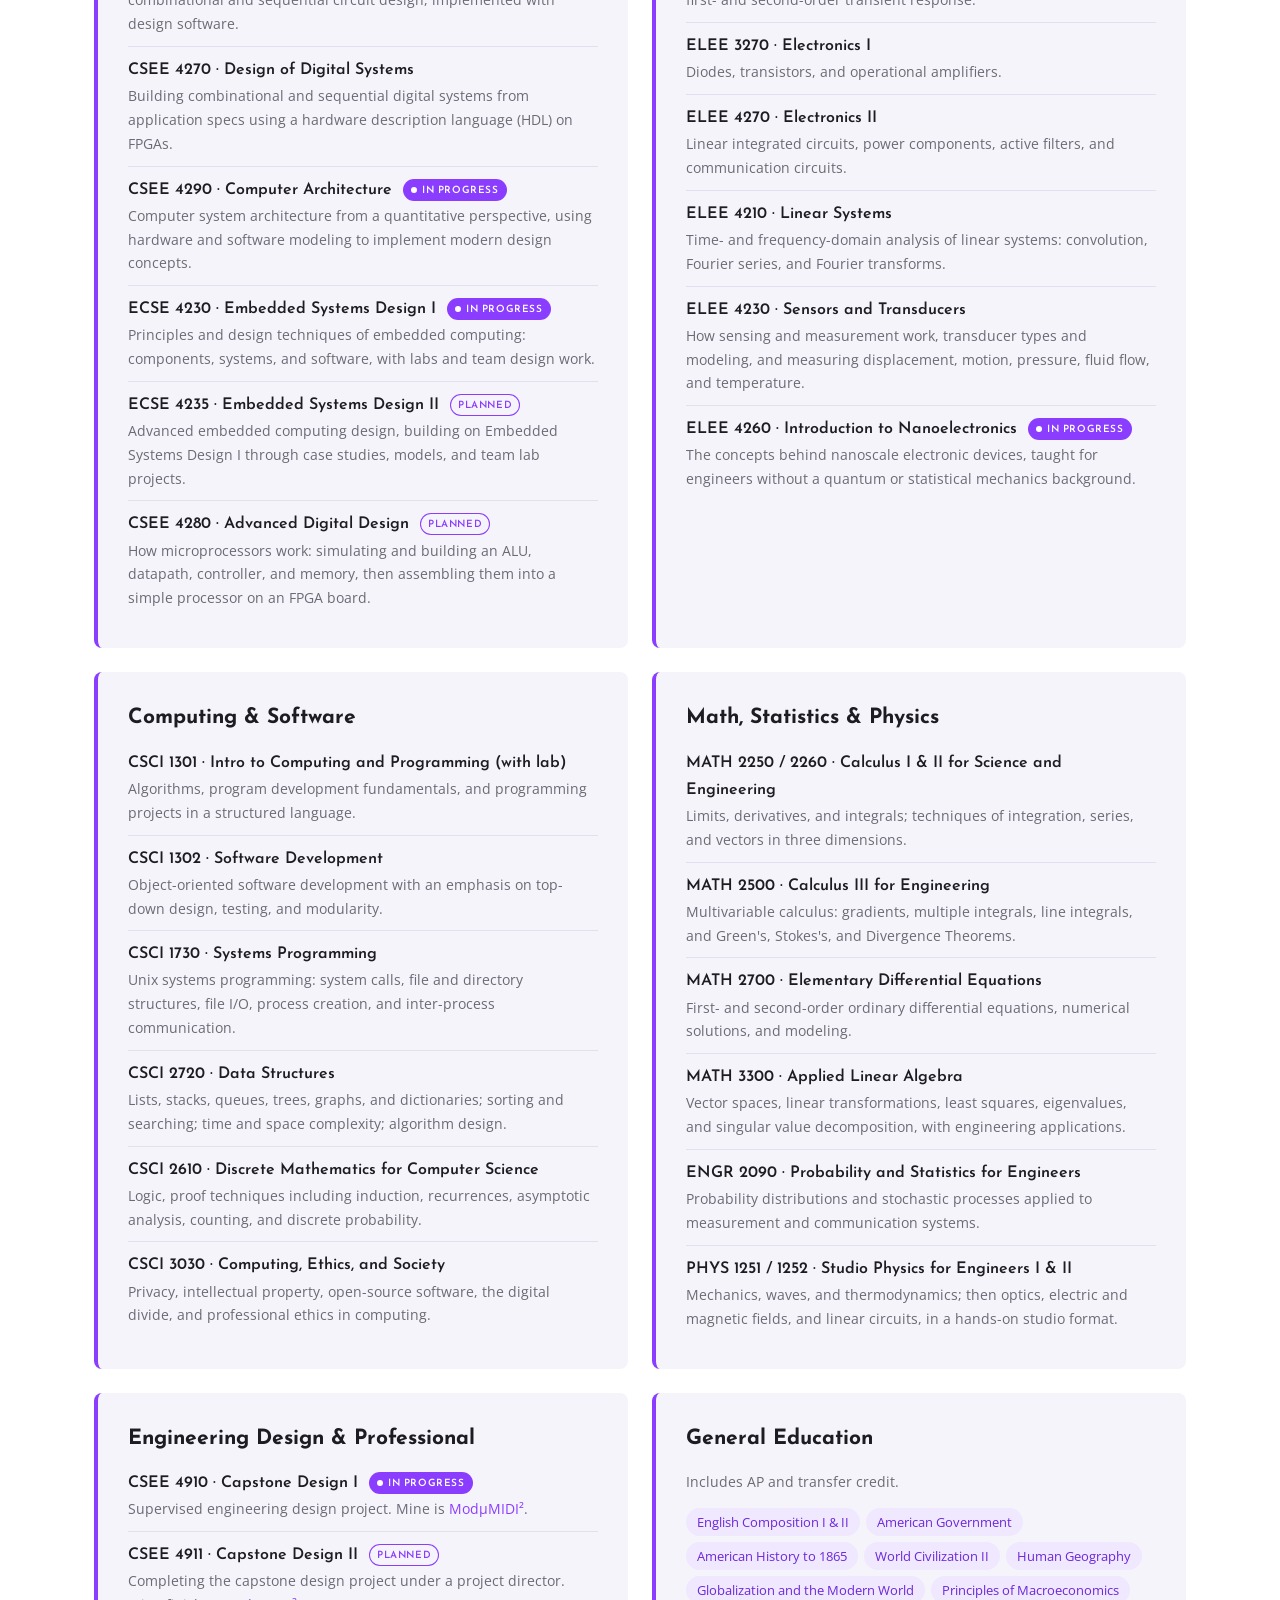
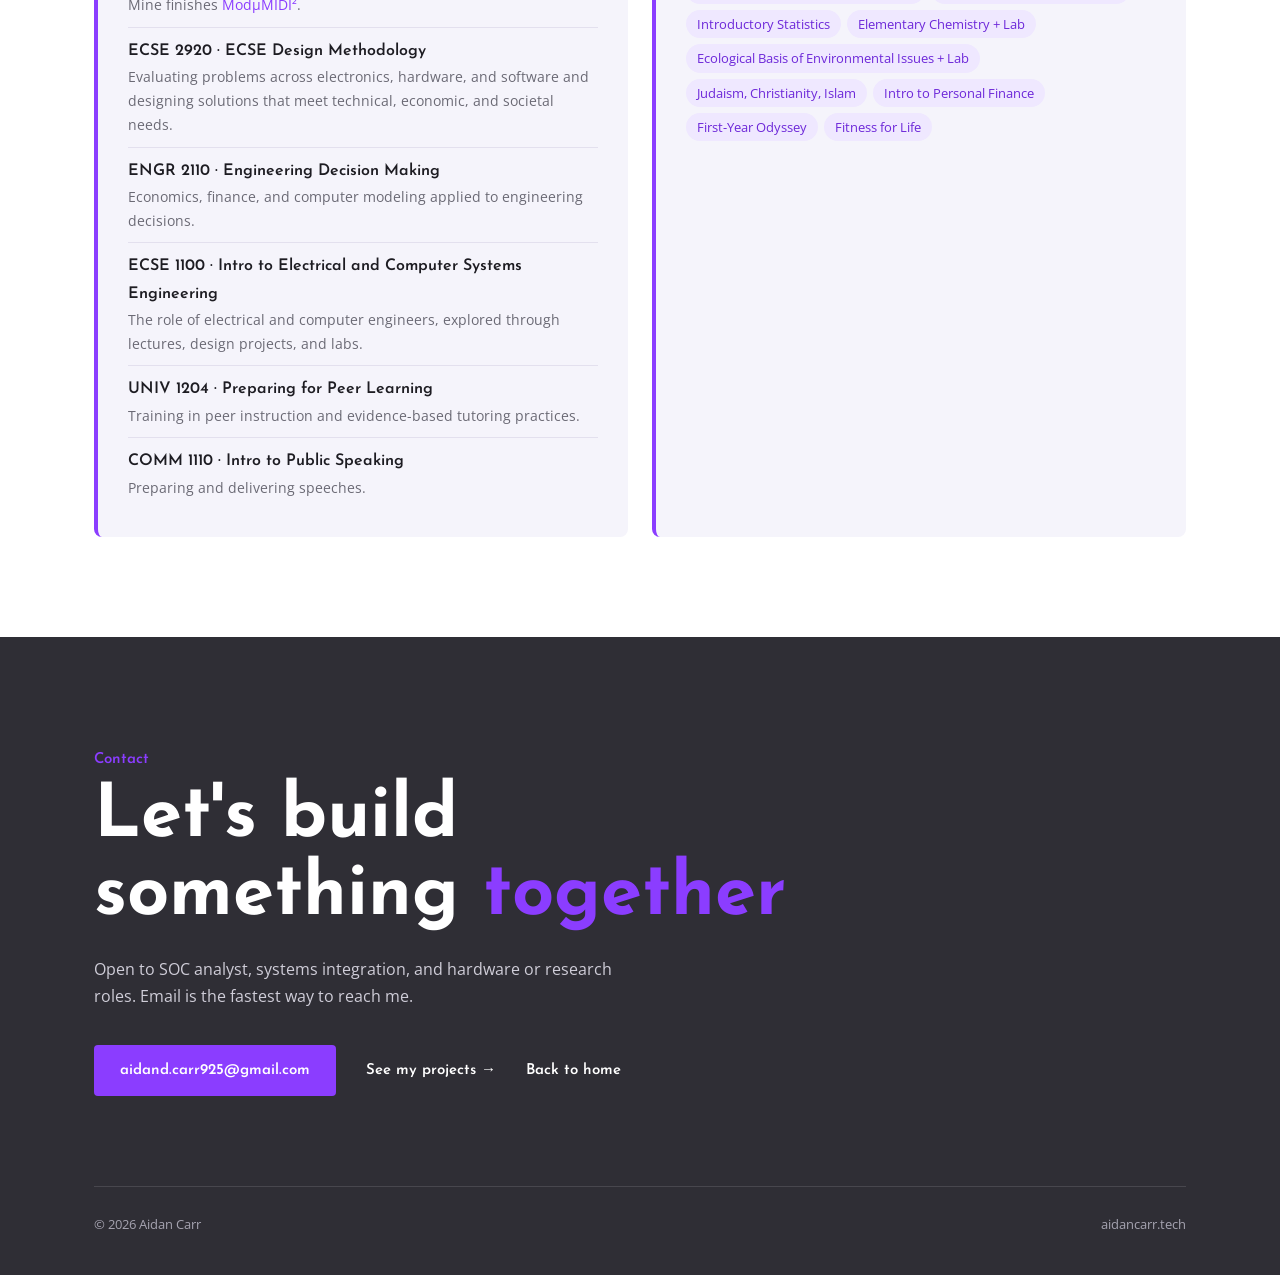
<file: experience.html>
<!doctype html>
<html lang="en">
<head>
<meta charset="utf-8">
<meta name="viewport" content="width=device-width, initial-scale=1">
<title>Experience &amp; Coursework | Aidan Carr</title>
<meta name="description" content="Full work history and University of Georgia coursework for Aidan Carr, Computer Systems Engineering.">
<link rel="preconnect" href="https://fonts.googleapis.com">
<link rel="preconnect" href="https://fonts.gstatic.com" crossorigin>
<link href="https://fonts.googleapis.com/css2?family=Josefin+Sans:wght@400;600;700&family=Open+Sans:wght@400;600&display=swap" rel="stylesheet">
<link rel="stylesheet" href="style.css">
</head>
<body>

<nav><div class="wrap">
<a class="logo" href="index.html">Aidan<span>.</span></a>
<ul>
<li><a href="index.html">Home</a></li>
<li><a href="index.html#about">About</a></li>
<li><a href="projects.html">Projects</a></li>
<li><a class="on" href="experience.html">Experience</a></li>
<li><a href="index.html#contact">Contact</a></li>
</ul>
</div></nav>

<header class="page-hero">
<div class="pf"></div><div class="sq p1"></div><div class="sq p2"></div>
<div class="wrap">
<a class="back" href="index.html#experience">← Back to home</a>
<span class="eyebrow">Full Resume</span>
<h1>Experience &amp; <span>Coursework</span></h1>
<p>Every job I've held, plus every class I've taken at the University of Georgia, grouped by subject with what each one covers.</p>
<div class="jump"><a href="#work">Work History</a><a href="#education">Education</a><a href="#hardware">Digital Hardware</a><a href="#circuits">Circuits &amp; Electronics</a><a href="#computing">Computing</a><a href="#math">Math</a><a href="#design">Engineering Design</a><a href="#gened">General Education</a></div>
</div>
</header>

<section class="sec" id="work"><div class="wrap">
<div class="sec-head"><span class="eyebrow">Work History</span><h2>All <span class="purple">Experience</span></h2></div>
<div class="tl">

<div class="tl-item"><div class="tl-top"><h3>Undergraduate Research Assistant <span class="kind">Research</span></h3><span class="when">Sep 2024 – <span data-on="2027-05-05" data-after="May 2027">Present</span></span></div>
<div class="org">ACCESS Lab, University of Georgia · Athens, GA</div>
<ul><li>Analyze research literature on a range of topics for presentation in lab meetings and for data collection in reviews.</li><li>Write research literature on accessibility in engineering and engineering education.</li><li>Conduct research including systematic survey design, literature reviews, focus groups, analysis, and presentation.</li><li>Wrote the course material for ENED 4100, AI, Engineering, and Society (3 credit hours, Spring 2027), a College of Engineering course on how engineers use AI in industry and its ethics.</li><li>Co-authored “But Does It Pass the Bechdel Test? A Scoping Literature Review of the <i>Journal of Engineering Education</i>’s Publications Over the Past 25 Years,” <i>2026 ASEE Annual Conference &amp; Exposition</i> (Figard, <b>Carr</b>, Umeaku). <a class="inline" href="https://scholar.google.com/citations?user=JK-MMhMAAAAJ" target="_blank" rel="noopener">Google Scholar ↗</a></li></ul><div class="related">Related projects: <a href="projects.html#accessibility">Accessibility in Engineering Education</a><a href="projects.html#ai-ethics">ENED 4100: AI, Engineering, and Society</a></div></div>

<div class="tl-item"><div class="tl-top"><h3>Lead Physics Tutor <span class="kind">Teaching</span></h3><span class="when">Aug 2024 – <span data-on="2027-05-05" data-after="May 2027">Present</span></span></div>
<div class="org">Science Guyz LLC · Athens, GA</div>
<ul><li>Teach general and for-majors physics, exploring fundamental physics from many perspectives.</li><li>Create supplemental material sold to students, including videos and guided conceptual practice.</li><li>Take part in hiring decisions and evaluate the comprehension of potential tutors.</li></ul></div>

<div class="tl-item"><div class="tl-top"><h3>Lead Bartender <span class="kind">Service</span></h3><span class="when">May 2024 – Aug 2024</span></div>
<div class="org">Cork-It · Gainesville</div>
<ul><li>Quickly became the manager's assistant, helping run a local wine bar on the Gainesville square.</li><li>Strengthened customer service skills while managing thousands of dollars in sales.</li><li>Learned about wine, wine pairings, and selling wine.</li><li>Long hours and working patiently with others were the keys to this role.</li></ul></div>

<div class="tl-item"><div class="tl-top"><h3>Lead Peer Tutor <span class="kind">Teaching</span></h3><span class="when">Sep 2023 – <span data-on="2027-05-05" data-after="May 2027">Present</span></span></div>
<div class="org">Office of Active Learning, University of Georgia · Athens, GA</div>
<ul><li>Organize scheduling, meetings, and sessions for a team of 8–12 tutors across all subject areas, plus supporting tasks.</li><li>Teach engineering, circuits, math, physics, and computer science in 1000–3000 level classes.</li><li>Trained through UNIV 1204, Preparing for Peer Learning.</li></ul></div>

<div class="tl-item"><div class="tl-top"><h3>Cashier <span class="kind">Service</span></h3><span class="when">Dec 2022 – Aug 2023</span></div>
<div class="org">Publix · Gainesville</div>
<ul><li>Worked with high-need customers while maintaining a clean environment.</li><li>Became proficient at predicting customer needs to create the ideal customer experience.</li><li>Learned that proactive action and professional representation matter most.</li></ul></div>

<div class="tl-item"><div class="tl-top"><h3>Information Technology Services <span class="kind">Technical</span></h3><span class="when">Jun 2020 – Present</span></div>
<div class="org">Institute for Floor Covering Inspector International</div>
<ul><li>Compose and operate audio and video streaming technology to share educational material internationally.</li><li>Help students access course media and troubleshoot networking, hardware, and software problems during a week-long class each year.</li></ul></div>

</div>
</div></section>

<section class="sec alt" id="education"><div class="wrap">
<div class="sec-head"><span class="eyebrow">Education</span><h2>University of <span class="purple">Georgia</span></h2></div>
<div class="edu-sum">
<div><h3>B.S. Computer Systems Engineering</h3><p>College of Engineering · School of Electrical &amp; Computer Engineering</p><p>Dean's List (Fall 2023) · Emerging Engineers Leadership Development Certificate</p></div>
<div class="gpa">May 2027<small><span data-on="2027-05-05" data-after="graduated">expected graduation</span></small></div>
</div>
<p style="color:var(--muted);font-size:14px;margin-bottom:26px">Course descriptions are summarized from the <a href="https://bulletin.uga.edu/Course/Index" target="_blank" rel="noopener" style="color:var(--purple)">UGA Bulletin</a>. Labels like <span class="pill" style="margin:0">In progress</span> and <span class="pill status" data-state="planned" style="margin:0">Planned</span> update automatically each semester.</p>

<div class="cw">
<div class="cw-card" id="hardware"><h3>Digital Systems &amp; Computer Hardware</h3><dl>
<div><dt>CSEE 2220 · Fundamentals of Logic Design</dt><dd>Number systems, Boolean algebra, Karnaugh maps, and combinational and sequential circuit design, implemented with design software.</dd></div>
<div><dt>CSEE 4270 · Design of Digital Systems</dt><dd>Building combinational and sequential digital systems from application specs using a hardware description language (HDL) on FPGAs.</dd></div>
<div><dt>CSEE 4290 · Computer Architecture <span class="pill status" data-term="fall2026">In progress</span></dt><dd>Computer system architecture from a quantitative perspective, using hardware and software modeling to implement modern design concepts.</dd></div>
<div><dt>ECSE 4230 · Embedded Systems Design I <span class="pill status" data-term="fall2026">In progress</span></dt><dd>Principles and design techniques of embedded computing: components, systems, and software, with labs and team design work.</dd></div>
<div><dt>ECSE 4235 · Embedded Systems Design II <span class="pill status" data-term="spring2027">Planned</span></dt><dd>Advanced embedded computing design, building on Embedded Systems Design I through case studies, models, and team lab projects.</dd></div>
<div><dt>CSEE 4280 · Advanced Digital Design <span class="pill status" data-term="spring2027">Planned</span></dt><dd>How microprocessors work: simulating and building an ALU, datapath, controller, and memory, then assembling them into a simple processor on an FPGA board.</dd></div>
</dl></div>

<div class="cw-card" id="circuits"><h3>Circuits, Electronics &amp; Signals</h3><dl>
<div><dt>ECSE 2170 · Fundamentals of Circuit Analysis (with lab)</dt><dd>Modeling circuit elements and analyzing steady-state behavior and first- and second-order transient response.</dd></div>
<div><dt>ELEE 3270 · Electronics I</dt><dd>Diodes, transistors, and operational amplifiers.</dd></div>
<div><dt>ELEE 4270 · Electronics II</dt><dd>Linear integrated circuits, power components, active filters, and communication circuits.</dd></div>
<div><dt>ELEE 4210 · Linear Systems</dt><dd>Time- and frequency-domain analysis of linear systems: convolution, Fourier series, and Fourier transforms.</dd></div>
<div><dt>ELEE 4230 · Sensors and Transducers</dt><dd>How sensing and measurement work, transducer types and modeling, and measuring displacement, motion, pressure, fluid flow, and temperature.</dd></div>
<div><dt>ELEE 4260 · Introduction to Nanoelectronics <span class="pill status" data-term="fall2026">In progress</span></dt><dd>The concepts behind nanoscale electronic devices, taught for engineers without a quantum or statistical mechanics background.</dd></div>
</dl></div>

<div class="cw-card" id="computing"><h3>Computing &amp; Software</h3><dl>
<div><dt>CSCI 1301 · Intro to Computing and Programming (with lab)</dt><dd>Algorithms, program development fundamentals, and programming projects in a structured language.</dd></div>
<div><dt>CSCI 1302 · Software Development</dt><dd>Object-oriented software development with an emphasis on top-down design, testing, and modularity.</dd></div>
<div><dt>CSCI 1730 · Systems Programming</dt><dd>Unix systems programming: system calls, file and directory structures, file I/O, process creation, and inter-process communication.</dd></div>
<div><dt>CSCI 2720 · Data Structures</dt><dd>Lists, stacks, queues, trees, graphs, and dictionaries; sorting and searching; time and space complexity; algorithm design.</dd></div>
<div><dt>CSCI 2610 · Discrete Mathematics for Computer Science</dt><dd>Logic, proof techniques including induction, recurrences, asymptotic analysis, counting, and discrete probability.</dd></div>
<div><dt>CSCI 3030 · Computing, Ethics, and Society</dt><dd>Privacy, intellectual property, open-source software, the digital divide, and professional ethics in computing.</dd></div>
</dl></div>

<div class="cw-card" id="math"><h3>Math, Statistics &amp; Physics</h3><dl>
<div><dt>MATH 2250 / 2260 · Calculus I &amp; II for Science and Engineering</dt><dd>Limits, derivatives, and integrals; techniques of integration, series, and vectors in three dimensions.</dd></div>
<div><dt>MATH 2500 · Calculus III for Engineering</dt><dd>Multivariable calculus: gradients, multiple integrals, line integrals, and Green's, Stokes's, and Divergence Theorems.</dd></div>
<div><dt>MATH 2700 · Elementary Differential Equations</dt><dd>First- and second-order ordinary differential equations, numerical solutions, and modeling.</dd></div>
<div><dt>MATH 3300 · Applied Linear Algebra</dt><dd>Vector spaces, linear transformations, least squares, eigenvalues, and singular value decomposition, with engineering applications.</dd></div>
<div><dt>ENGR 2090 · Probability and Statistics for Engineers</dt><dd>Probability distributions and stochastic processes applied to measurement and communication systems.</dd></div>
<div><dt>PHYS 1251 / 1252 · Studio Physics for Engineers I &amp; II</dt><dd>Mechanics, waves, and thermodynamics; then optics, electric and magnetic fields, and linear circuits, in a hands-on studio format.</dd></div>
</dl></div>

<div class="cw-card" id="design"><h3>Engineering Design &amp; Professional</h3><dl>
<div><dt>CSEE 4910 · Capstone Design I <span class="pill status" data-term="fall2026">In progress</span></dt><dd>Supervised engineering design project. Mine is <a href="modumidi.html" style="color:var(--purple)">ModμMIDI²</a>.</dd></div>
<div><dt>CSEE 4911 · Capstone Design II <span class="pill status" data-term="spring2027">Planned</span></dt><dd>Completing the capstone design project under a project director. Mine finishes <a href="modumidi.html" style="color:var(--purple)">ModμMIDI²</a>.</dd></div>
<div><dt>ECSE 2920 · ECSE Design Methodology</dt><dd>Evaluating problems across electronics, hardware, and software and designing solutions that meet technical, economic, and societal needs.</dd></div>
<div><dt>ENGR 2110 · Engineering Decision Making</dt><dd>Economics, finance, and computer modeling applied to engineering decisions.</dd></div>
<div><dt>ECSE 1100 · Intro to Electrical and Computer Systems Engineering</dt><dd>The role of electrical and computer engineers, explored through lectures, design projects, and labs.</dd></div>
<div><dt>UNIV 1204 · Preparing for Peer Learning</dt><dd>Training in peer instruction and evidence-based tutoring practices.</dd></div>
<div><dt>COMM 1110 · Intro to Public Speaking</dt><dd>Preparing and delivering speeches.</dd></div>
</dl></div>

<div class="cw-card" id="gened"><h3>General Education</h3>
<p style="font-size:14px;color:var(--muted);margin-bottom:14px">Includes AP and transfer credit.</p>
<div class="chips"><span>English Composition I &amp; II</span><span>American Government</span><span>American History to 1865</span><span>World Civilization II</span><span>Human Geography</span><span>Globalization and the Modern World</span><span>Principles of Macroeconomics</span><span>Introductory Statistics</span><span>Elementary Chemistry + Lab</span><span>Ecological Basis of Environmental Issues + Lab</span><span>Judaism, Christianity, Islam</span><span>Intro to Personal Finance</span><span>First-Year Odyssey</span><span>Fitness for Life</span></div>
</div>
</div>
</div></section>

<section class="contact"><div class="wrap">
<span class="eyebrow">Contact</span>
<h2>Let's build<br>something <span class="purple">together</span></h2>
<p>Open to SOC analyst, systems integration, and hardware or research roles. Email is the fastest way to reach me.</p>
<div class="ctas">
<a class="btn" href="mailto:aidand.carr925@gmail.com">aidand.carr925@gmail.com</a>
<a class="link" href="projects.html">See my projects →</a>
<a class="link" href="index.html">Back to home</a>
</div>
<footer><span>© 2026 Aidan Carr</span><span>aidancarr.tech</span></footer>
</div></section>
<script src="status.js"></script>
</body>
</html>
</file>
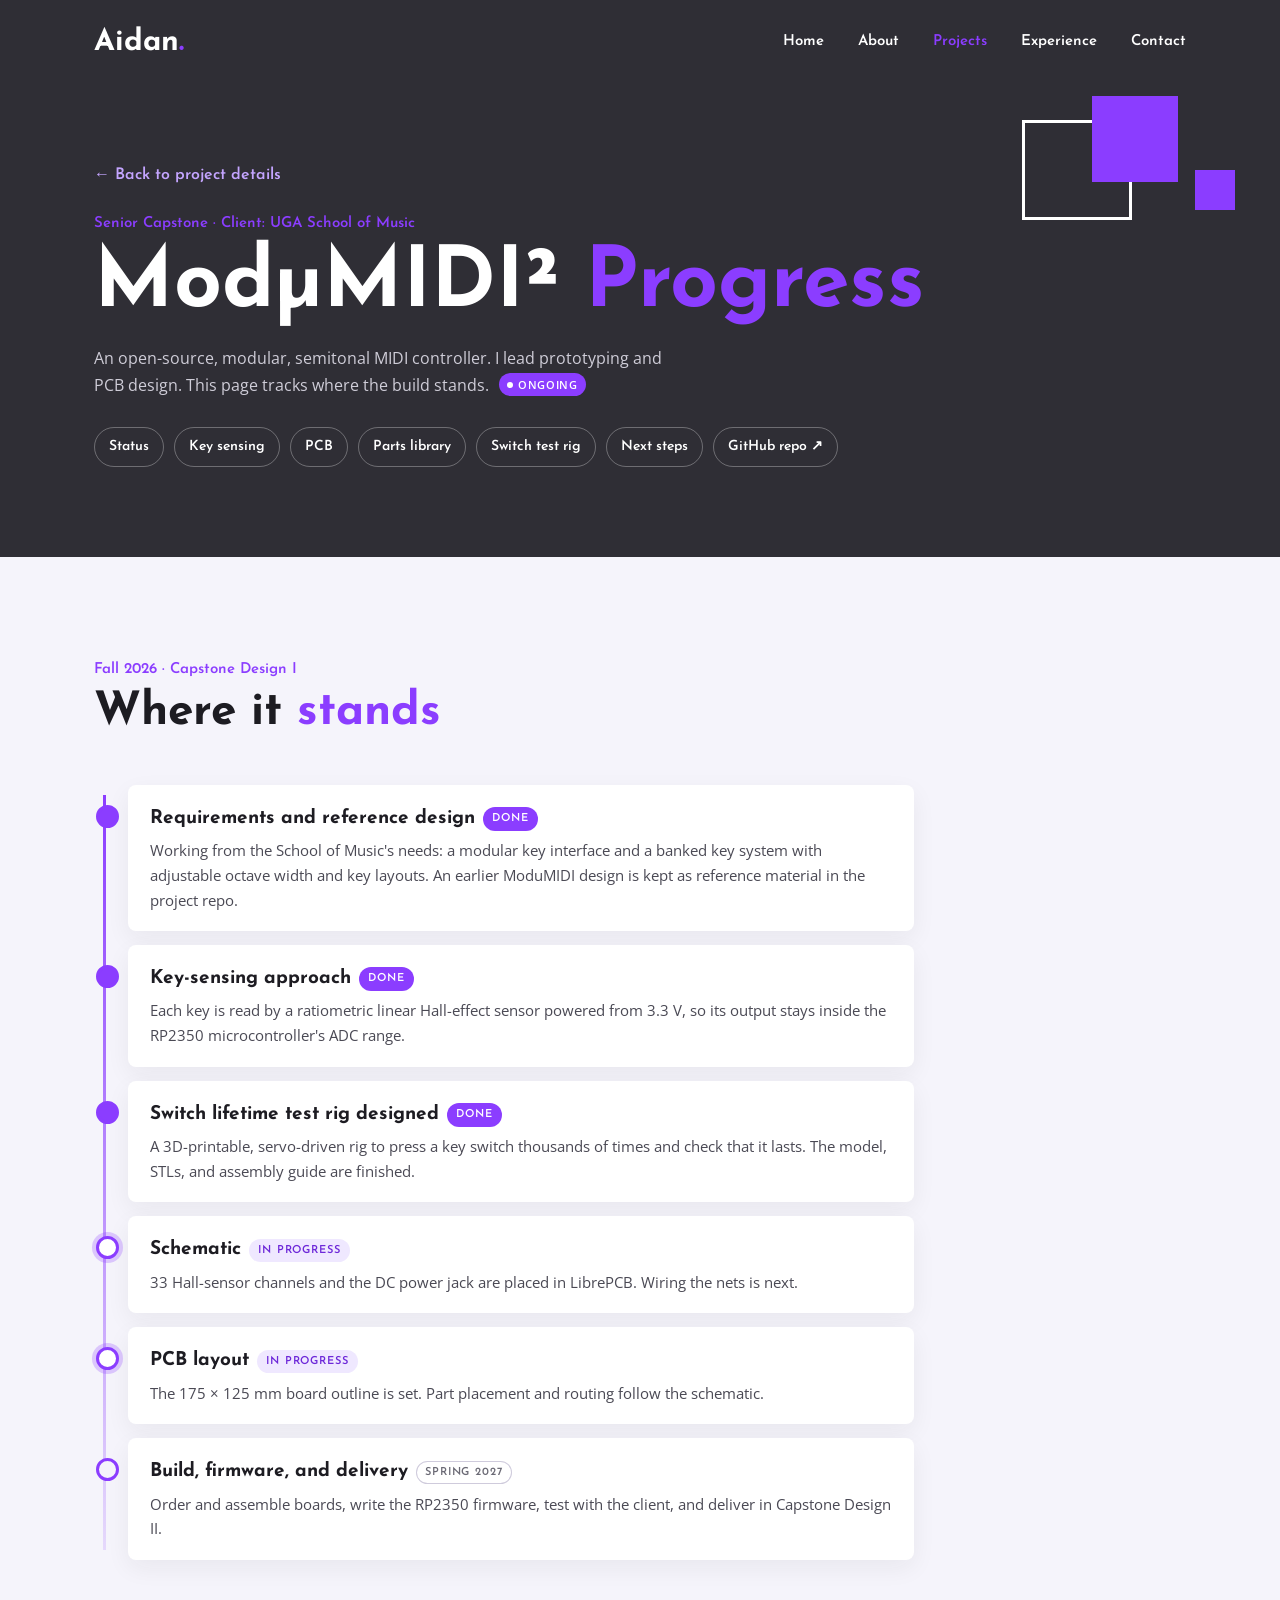
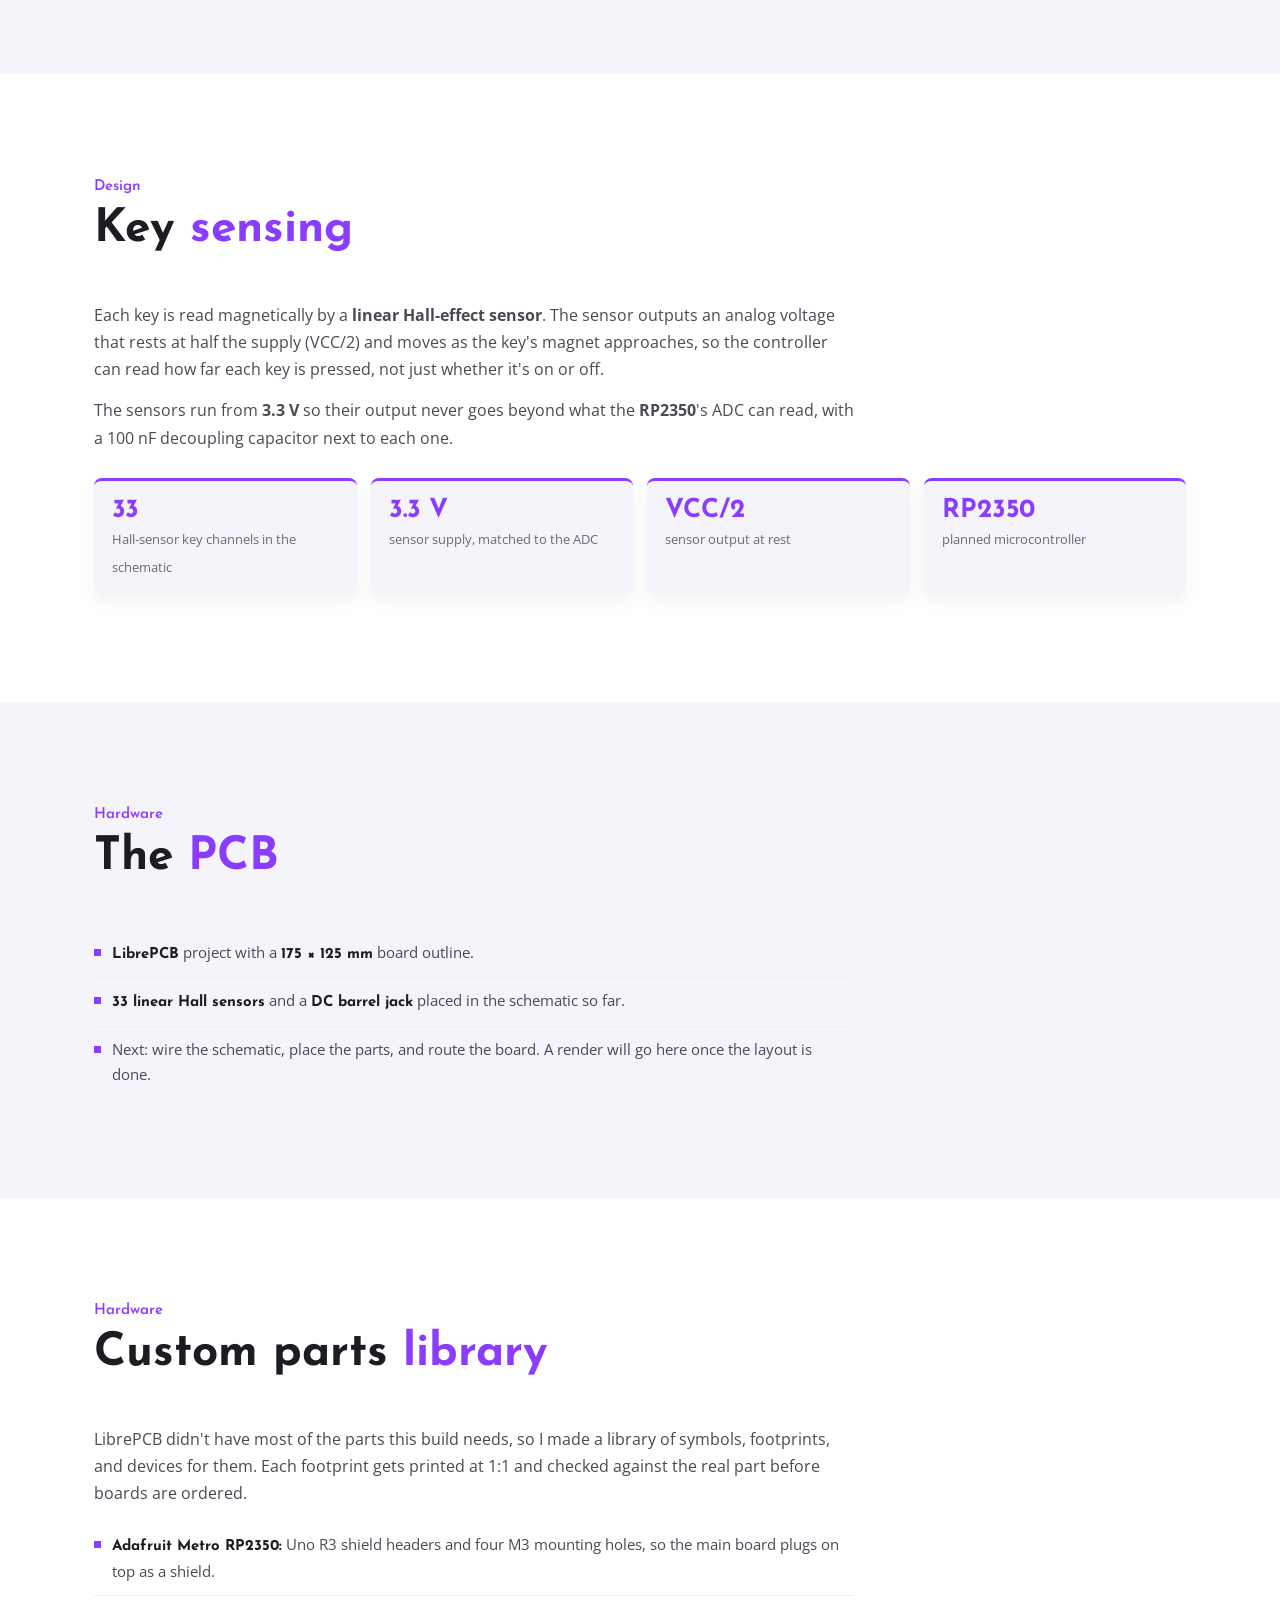
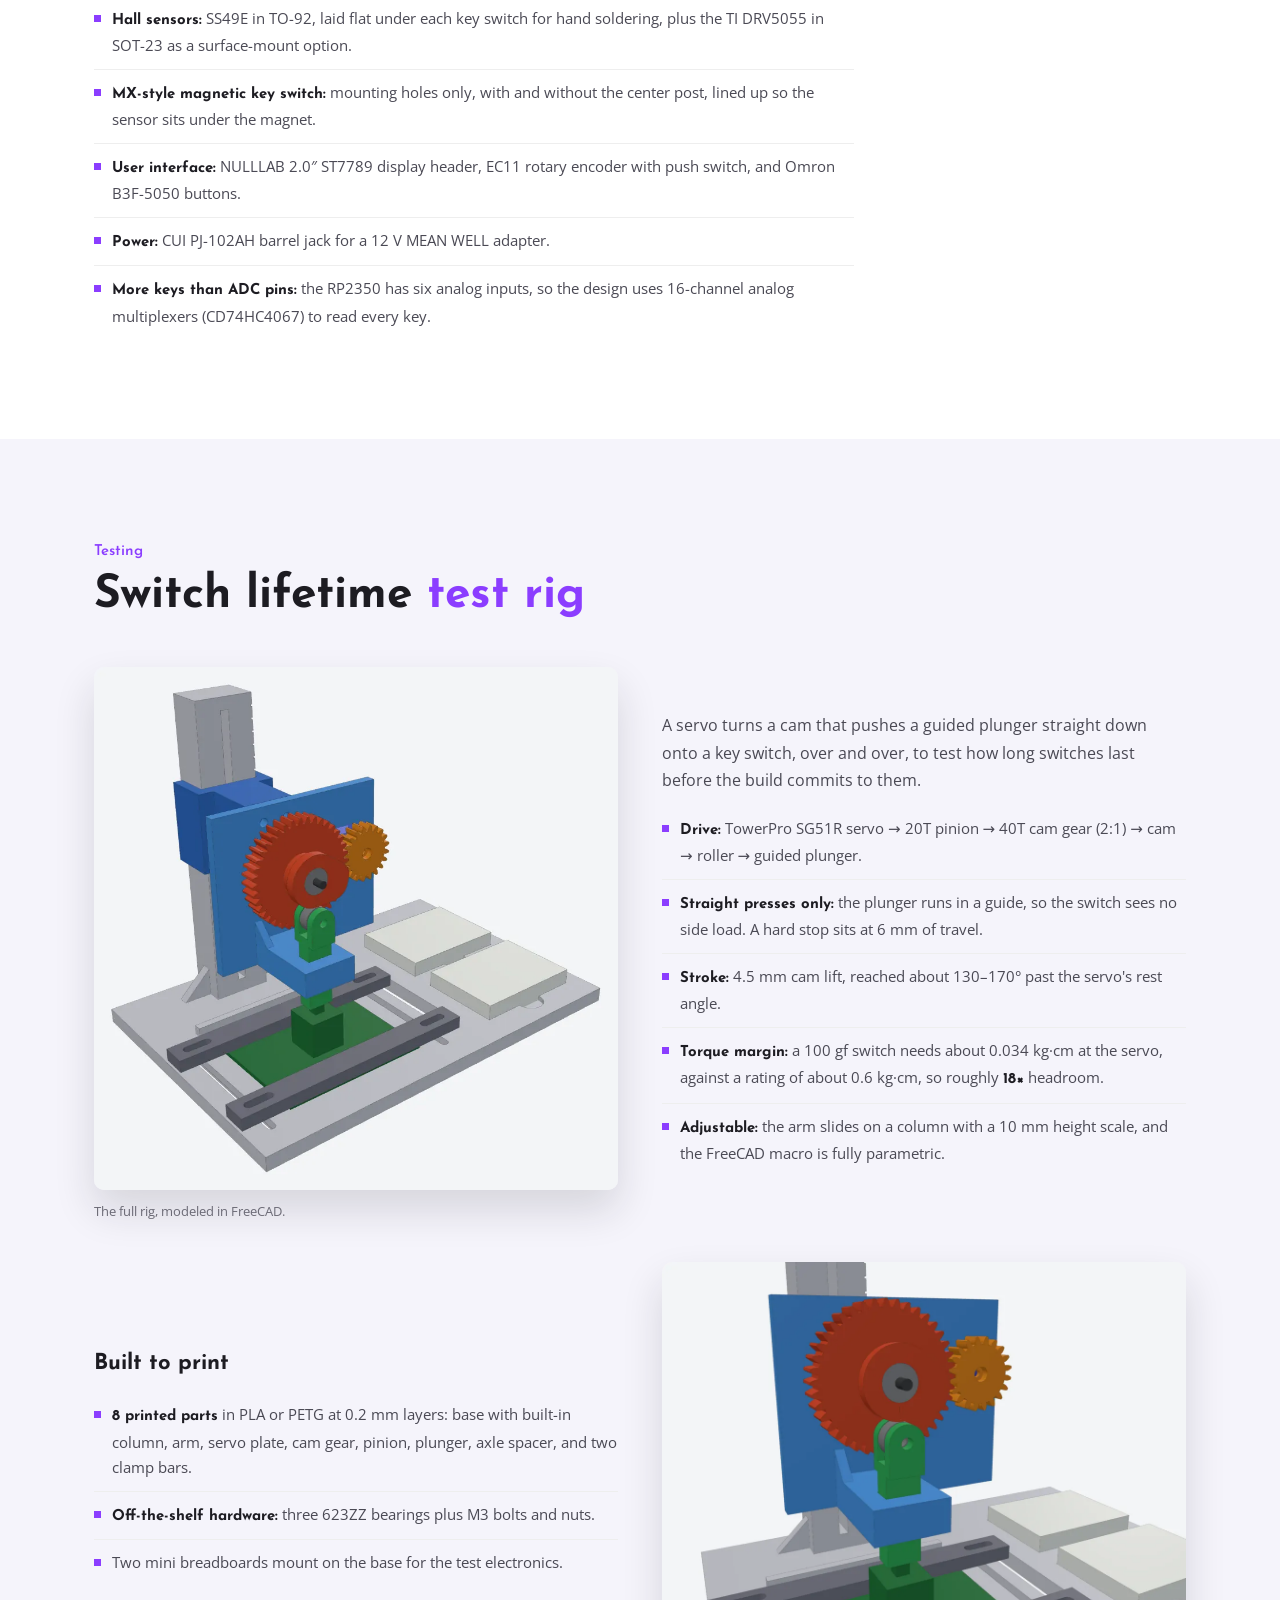
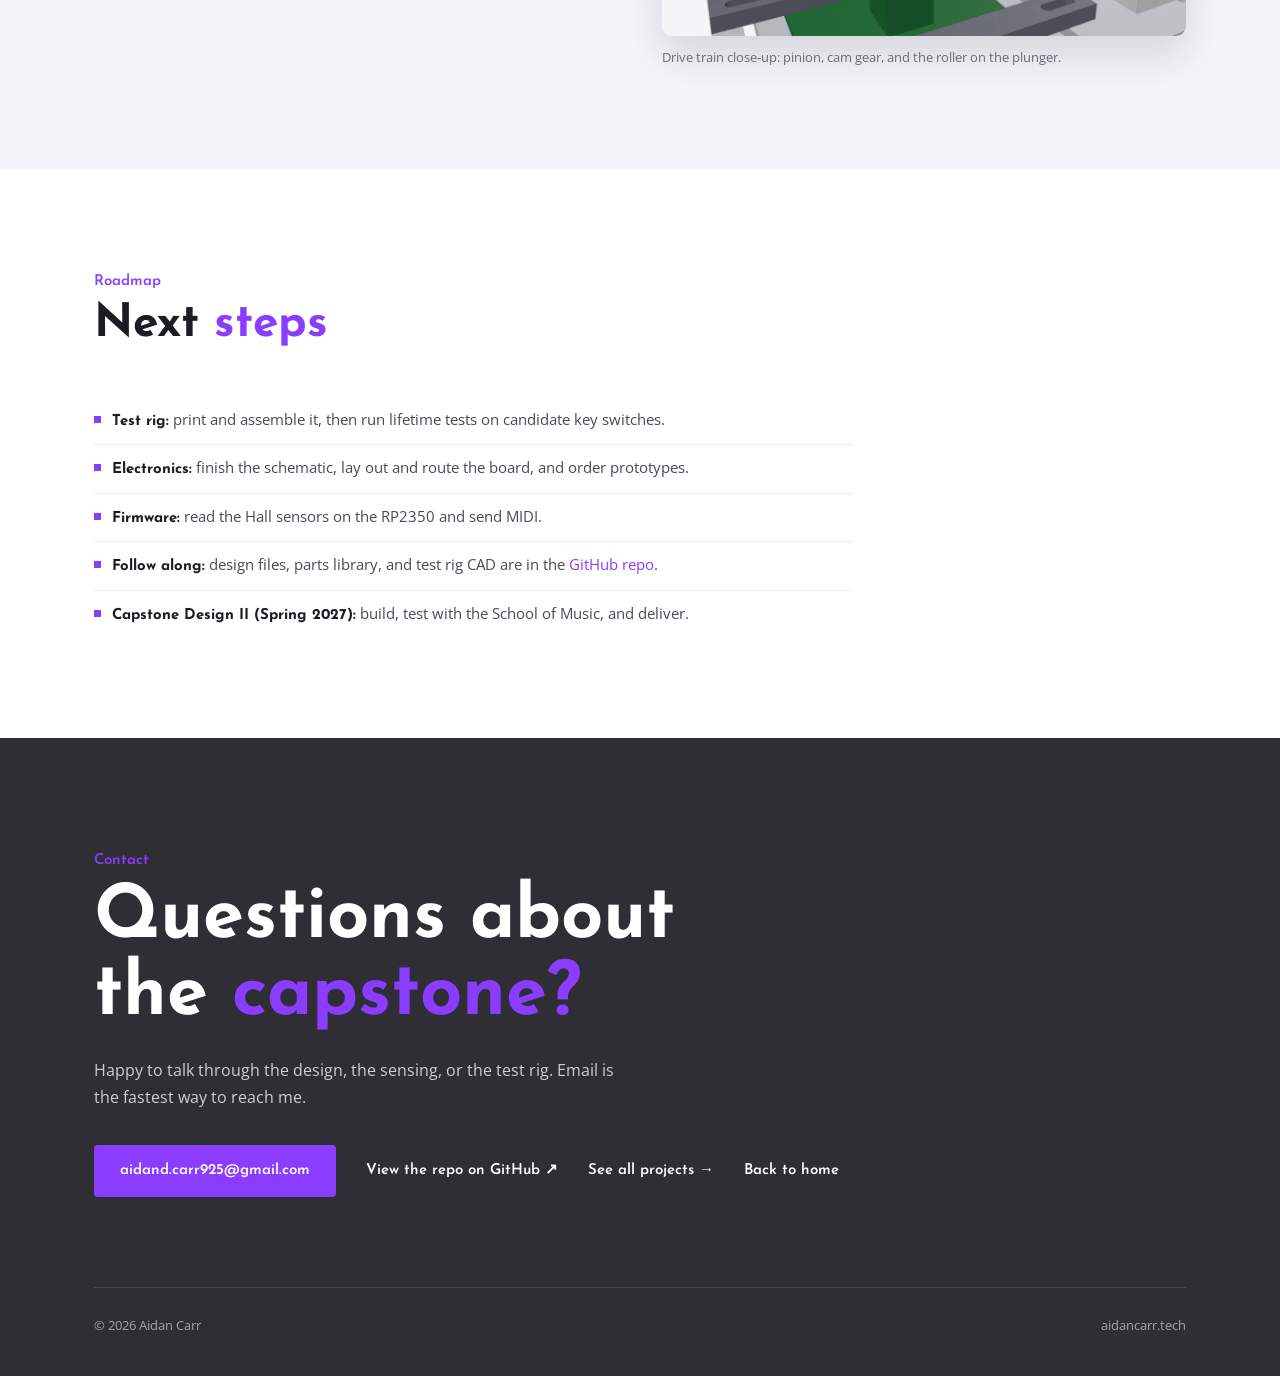
<file: modumidi.html>
<!doctype html>
<html lang="en">
<head>
<meta charset="utf-8">
<meta name="viewport" content="width=device-width, initial-scale=1">
<title>ModuMIDI2 Capstone Progress | Aidan Carr</title>
<meta name="description" content="Progress on ModuMIDI2, an open-source modular semitonal MIDI controller for the UGA School of Music: Hall-effect key sensing, PCB design, and a switch lifetime test rig.">
<link rel="preconnect" href="https://fonts.googleapis.com">
<link rel="preconnect" href="https://fonts.gstatic.com" crossorigin>
<link href="https://fonts.googleapis.com/css2?family=Josefin+Sans:wght@400;600;700&family=Open+Sans:wght@400;600&display=swap" rel="stylesheet">
<link rel="stylesheet" href="style.css">
<style>
.prose{max-width:760px}
.prose p{color:#4a4954;margin-bottom:14px}
.track{list-style:none;max-width:820px;position:relative;padding-left:34px}
.track::before{content:'';position:absolute;left:9px;top:10px;bottom:10px;width:3px;background:linear-gradient(var(--purple),rgba(139,61,255,.15))}
.track li{position:relative;background:#fff;border-radius:8px;padding:18px 22px;margin-bottom:14px;box-shadow:0 8px 24px rgba(29,28,34,.06)}
.track li::before{content:'';position:absolute;left:-32px;top:20px;width:17px;height:17px;border-radius:50%;border:3px solid var(--purple);background:var(--light)}
.track li.done::before{background:var(--purple)}
.track li.now::before{background:#fff;box-shadow:0 0 0 4px rgba(139,61,255,.25)}
.track h3{font-size:19px;margin-bottom:4px;display:flex;flex-wrap:wrap;align-items:center;gap:8px}
.track p{font-size:14.5px;color:#4a4954}
.st{font-family:'Josefin Sans';font-weight:600;font-size:11px;letter-spacing:.08em;text-transform:uppercase;padding:3px 9px 2px;border-radius:20px}
.st.d{background:var(--purple);color:#fff}
.st.n{background:#efe8ff;color:var(--purple-d)}
.st.x{background:transparent;color:var(--muted);box-shadow:inset 0 0 0 1px #cfcbdc}
.split{display:grid;grid-template-columns:1fr 1fr;gap:44px;align-items:center}
.fig img{width:100%;height:auto;display:block;border-radius:10px;box-shadow:0 20px 40px rgba(29,28,34,.14)}
figcaption{font-size:13px;color:var(--muted);margin-top:10px}
.facts{list-style:none}
.facts li{font-size:15px;color:#4a4954;padding:10px 0 10px 18px;position:relative;border-bottom:1px solid #eee}
.facts li:last-child{border:0}
.facts li::before{content:'';position:absolute;left:0;top:19px;width:7px;height:7px;background:var(--purple)}
.facts b{font-family:'Josefin Sans';color:var(--ink)}
.stats{display:grid;grid-template-columns:repeat(4,1fr);gap:14px;margin:26px 0 6px}
.stats div{background:#fff;border-radius:8px;padding:16px 18px;border-top:3px solid var(--purple);box-shadow:0 6px 20px rgba(29,28,34,.05)}
.stats b{display:block;font-family:'Josefin Sans';font-size:26px;color:var(--purple);line-height:1.1}
.stats small{color:var(--muted);font-size:13px}
.sec.alt .stats div{background:var(--light)}
@media(max-width:980px){.split{grid-template-columns:1fr;gap:28px}.stats{grid-template-columns:1fr 1fr}}
</style>
</head>
<body>

<nav><div class="wrap">
<a class="logo" href="index.html">Aidan<span>.</span></a>
<ul>
<li><a href="index.html">Home</a></li>
<li><a href="index.html#about">About</a></li>
<li><a class="on" href="projects.html">Projects</a></li>
<li><a href="experience.html">Experience</a></li>
<li><a href="index.html#contact">Contact</a></li>
</ul>
</div></nav>

<header class="page-hero">
<div class="pf"></div><div class="sq p1"></div><div class="sq p2"></div>
<div class="wrap">
<a class="back" href="projects.html#modumidi">← Back to project details</a>
<span class="eyebrow">Senior Capstone · Client: UGA School of Music</span>
<h1>ModμMIDI² <span>Progress</span></h1>
<p>An open-source, modular, semitonal MIDI controller. I lead prototyping and PCB design. This page tracks where the build stands. <span class="pill" data-on="2027-05-01" data-after="Completed">Ongoing</span></p>
<div class="jump"><a href="#status">Status</a><a href="#sensing">Key sensing</a><a href="#pcb">PCB</a><a href="#library">Parts library</a><a href="#rig">Switch test rig</a><a href="#next">Next steps</a><a href="https://github.com/axudas/capstoneModuMIDI" target="_blank" rel="noopener">GitHub repo ↗</a></div>
</div>
</header>

<section class="sec" id="status"><div class="wrap">
<div class="sec-head"><span class="eyebrow">Fall 2026 · Capstone Design I</span><h2>Where it <span class="purple">stands</span></h2></div>
<ul class="track">
<li class="done"><h3>Requirements and reference design <span class="st d">Done</span></h3><p>Working from the School of Music's needs: a modular key interface and a banked key system with adjustable octave width and key layouts. An earlier ModuMIDI design is kept as reference material in the project repo.</p></li>
<li class="done"><h3>Key-sensing approach <span class="st d">Done</span></h3><p>Each key is read by a ratiometric linear Hall-effect sensor powered from 3.3 V, so its output stays inside the RP2350 microcontroller's ADC range.</p></li>
<li class="done"><h3>Switch lifetime test rig designed <span class="st d">Done</span></h3><p>A 3D-printable, servo-driven rig to press a key switch thousands of times and check that it lasts. The model, STLs, and assembly guide are finished.</p></li>
<li class="now"><h3>Schematic <span class="st n">In progress</span></h3><p>33 Hall-sensor channels and the DC power jack are placed in LibrePCB. Wiring the nets is next.</p></li>
<li class="now"><h3>PCB layout <span class="st n">In progress</span></h3><p>The 175 × 125 mm board outline is set. Part placement and routing follow the schematic.</p></li>
<li><h3>Build, firmware, and delivery <span class="st x">Spring 2027</span></h3><p>Order and assemble boards, write the RP2350 firmware, test with the client, and deliver in Capstone Design II.</p></li>
</ul>
</div></section>

<section class="sec alt" id="sensing"><div class="wrap">
<div class="sec-head"><span class="eyebrow">Design</span><h2>Key <span class="purple">sensing</span></h2></div>
<div class="prose">
<p>Each key is read magnetically by a <b>linear Hall-effect sensor</b>. The sensor outputs an analog voltage that rests at half the supply (VCC/2) and moves as the key's magnet approaches, so the controller can read how far each key is pressed, not just whether it's on or off.</p>
<p>The sensors run from <b>3.3 V</b> so their output never goes beyond what the <b>RP2350</b>'s ADC can read, with a 100 nF decoupling capacitor next to each one.</p>
</div>
<div class="stats">
<div><b>33</b><small>Hall-sensor key channels in the schematic</small></div>
<div><b>3.3 V</b><small>sensor supply, matched to the ADC</small></div>
<div><b>VCC/2</b><small>sensor output at rest</small></div>
<div><b>RP2350</b><small>planned microcontroller</small></div>
</div>
</div></section>

<section class="sec" id="pcb"><div class="wrap">
<div class="sec-head"><span class="eyebrow">Hardware</span><h2>The <span class="purple">PCB</span></h2></div>
<ul class="facts prose">
<li><b>LibrePCB</b> project with a <b>175 × 125 mm</b> board outline.</li>
<li><b>33 linear Hall sensors</b> and a <b>DC barrel jack</b> placed in the schematic so far.</li>
<li>Next: wire the schematic, place the parts, and route the board. A render will go here once the layout is done.</li>
</ul>
</div></section>

<section class="sec alt" id="library"><div class="wrap">
<div class="sec-head"><span class="eyebrow">Hardware</span><h2>Custom parts <span class="purple">library</span></h2></div>
<div class="prose"><p>LibrePCB didn't have most of the parts this build needs, so I made a library of symbols, footprints, and devices for them. Each footprint gets printed at 1:1 and checked against the real part before boards are ordered.</p></div>
<ul class="facts prose">
<li><b>Adafruit Metro RP2350:</b> Uno R3 shield headers and four M3 mounting holes, so the main board plugs on top as a shield.</li>
<li><b>Hall sensors:</b> SS49E in TO-92, laid flat under each key switch for hand soldering, plus the TI DRV5055 in SOT-23 as a surface-mount option.</li>
<li><b>MX-style magnetic key switch:</b> mounting holes only, with and without the center post, lined up so the sensor sits under the magnet.</li>
<li><b>User interface:</b> NULLLAB 2.0&Prime; ST7789 display header, EC11 rotary encoder with push switch, and Omron B3F-5050 buttons.</li>
<li><b>Power:</b> CUI PJ-102AH barrel jack for a 12 V MEAN WELL adapter.</li>
<li><b>More keys than ADC pins:</b> the RP2350 has six analog inputs, so the design uses 16-channel analog multiplexers (CD74HC4067) to read every key.</li>
</ul>
</div></section>

<section class="sec" id="rig"><div class="wrap">
<div class="sec-head"><span class="eyebrow">Testing</span><h2>Switch lifetime <span class="purple">test rig</span></h2></div>
<div class="split">
<figure class="fig"><img src="modumidi-rig-iso.webp" alt="3D model of the switch test rig: a gray base with a vertical column, a blue servo plate holding a large red cam gear driven by a small orange pinion, a green plunger pressing down on a key switch on a green test board, and two mini breadboards on the base." width="909" height="907" loading="lazy"><figcaption>The full rig, modeled in FreeCAD.</figcaption></figure>
<div>
<p style="color:#4a4954;margin-bottom:12px">A servo turns a cam that pushes a guided plunger straight down onto a key switch, over and over, to test how long switches last before the build commits to them.</p>
<ul class="facts">
<li><b>Drive:</b> TowerPro SG51R servo → 20T pinion → 40T cam gear (2:1) → cam → roller → guided plunger.</li>
<li><b>Straight presses only:</b> the plunger runs in a guide, so the switch sees no side load. A hard stop sits at 6 mm of travel.</li>
<li><b>Stroke:</b> 4.5 mm cam lift, reached about 130–170° past the servo's rest angle.</li>
<li><b>Torque margin:</b> a 100 gf switch needs about 0.034 kg·cm at the servo, against a rating of about 0.6 kg·cm, so roughly <b>18×</b> headroom.</li>
<li><b>Adjustable:</b> the arm slides on a column with a 10 mm height scale, and the FreeCAD macro is fully parametric.</li>
</ul>
</div>
</div>
<div class="split" style="margin-top:40px">
<div>
<h3 style="font-size:22px;margin-bottom:10px">Built to print</h3>
<ul class="facts">
<li><b>8 printed parts</b> in PLA or PETG at 0.2 mm layers: base with built-in column, arm, servo plate, cam gear, pinion, plunger, axle spacer, and two clamp bars.</li>
<li><b>Off-the-shelf hardware:</b> three 623ZZ bearings plus M3 bolts and nuts.</li>
<li>Two mini breadboards mount on the base for the test electronics.</li>
</ul>
</div>
<figure class="fig"><img src="modumidi-rig-drive.webp" alt="Close-up of the drive: the orange 20-tooth pinion meshing with the red 40-tooth cam gear, and the cam resting on the roller at the top of the green plunger." width="1100" height="786" loading="lazy"><figcaption>Drive train close-up: pinion, cam gear, and the roller on the plunger.</figcaption></figure>
</div>
</div></section>

<section class="sec alt" id="next"><div class="wrap">
<div class="sec-head"><span class="eyebrow">Roadmap</span><h2>Next <span class="purple">steps</span></h2></div>
<ul class="facts prose">
<li><b>Test rig:</b> print and assemble it, then run lifetime tests on candidate key switches.</li>
<li><b>Electronics:</b> finish the schematic, lay out and route the board, and order prototypes.</li>
<li><b>Firmware:</b> read the Hall sensors on the RP2350 and send MIDI.</li>
<li><b>Follow along:</b> design files, parts library, and test rig CAD are in the <a href="https://github.com/axudas/capstoneModuMIDI" target="_blank" rel="noopener" style="color:var(--purple)">GitHub repo</a>.</li>
<li><b>Capstone Design II (Spring 2027):</b> build, test with the School of Music, and deliver.</li>
</ul>
</div></section>

<section class="contact"><div class="wrap">
<span class="eyebrow">Contact</span>
<h2>Questions about<br>the <span class="purple">capstone?</span></h2>
<p>Happy to talk through the design, the sensing, or the test rig. Email is the fastest way to reach me.</p>
<div class="ctas">
<a class="btn" href="mailto:aidand.carr925@gmail.com">aidand.carr925@gmail.com</a>
<a class="link" href="https://github.com/axudas/capstoneModuMIDI" target="_blank" rel="noopener">View the repo on GitHub ↗</a>
<a class="link" href="projects.html">See all projects →</a>
<a class="link" href="index.html">Back to home</a>
</div>
<footer><span>© 2026 Aidan Carr</span><span>aidancarr.tech</span></footer>
</div></section>
<script src="status.js"></script>
</body>
</html>
</file>
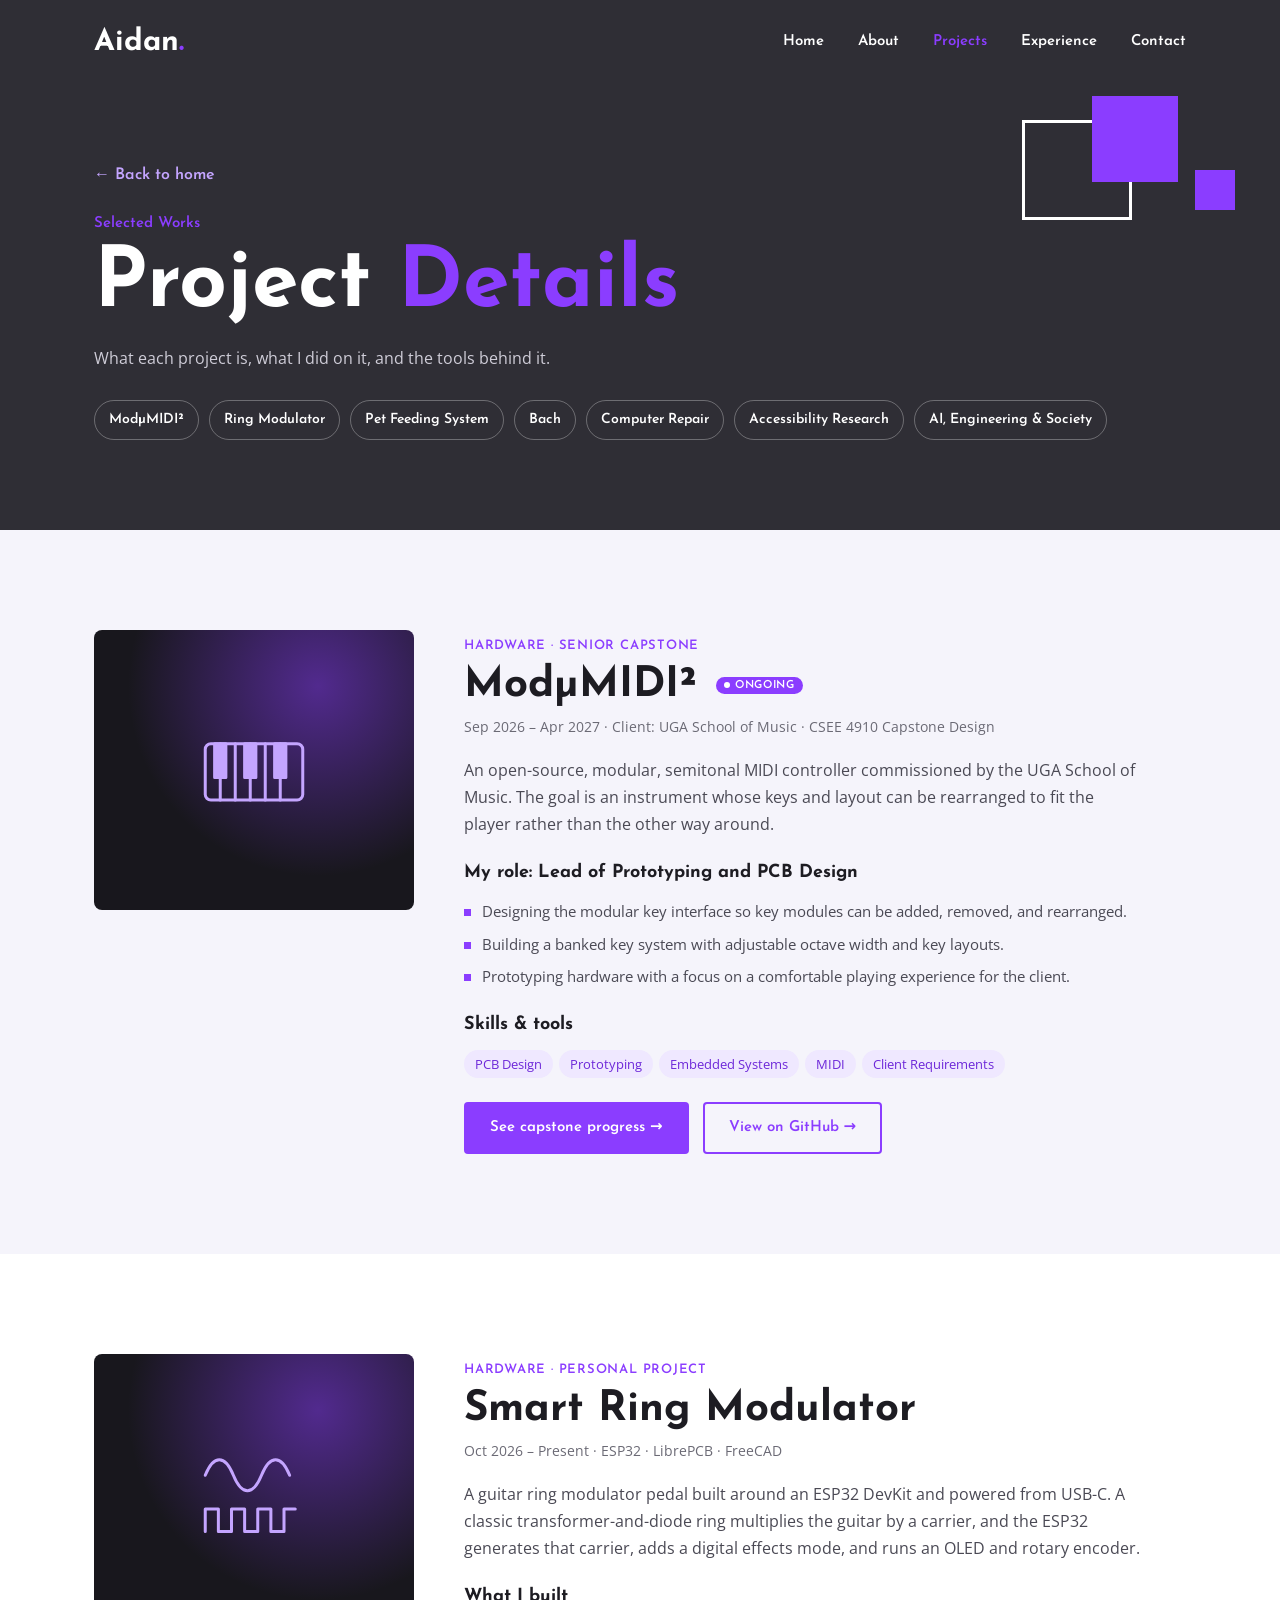
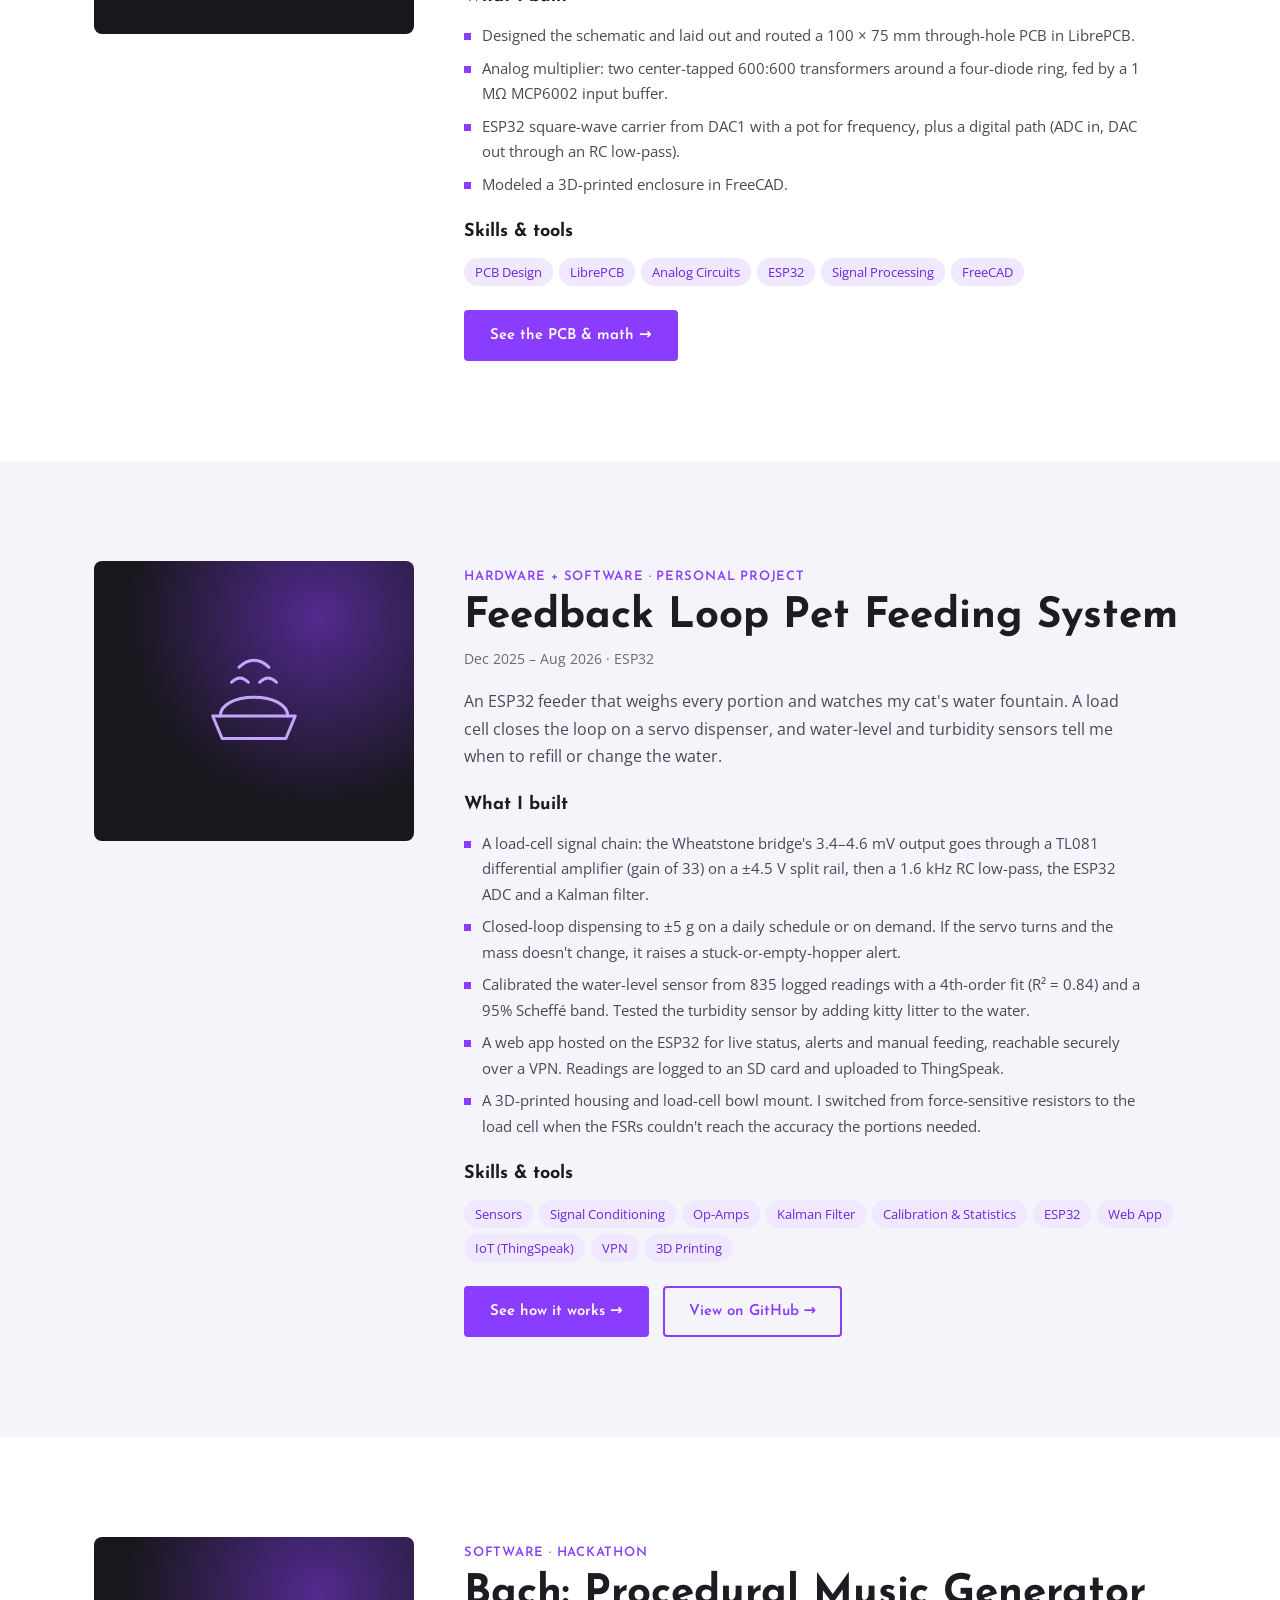
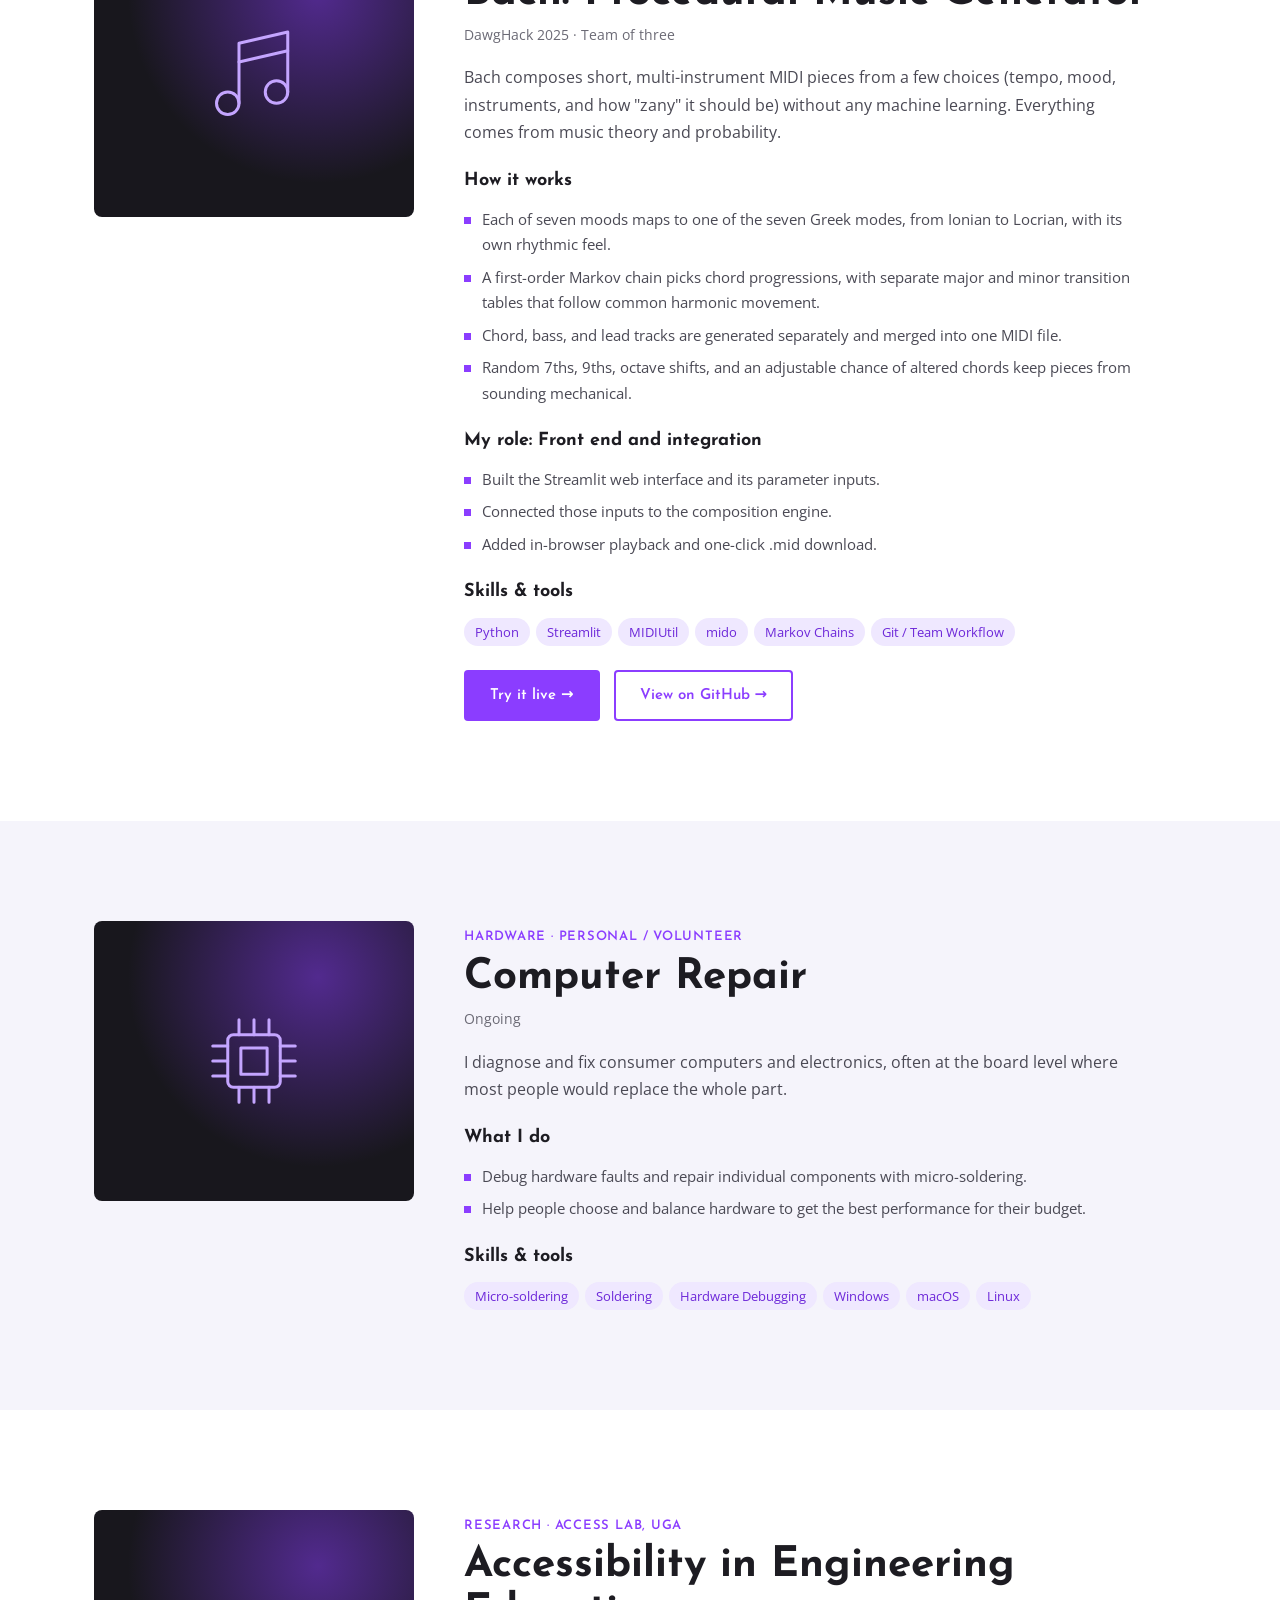
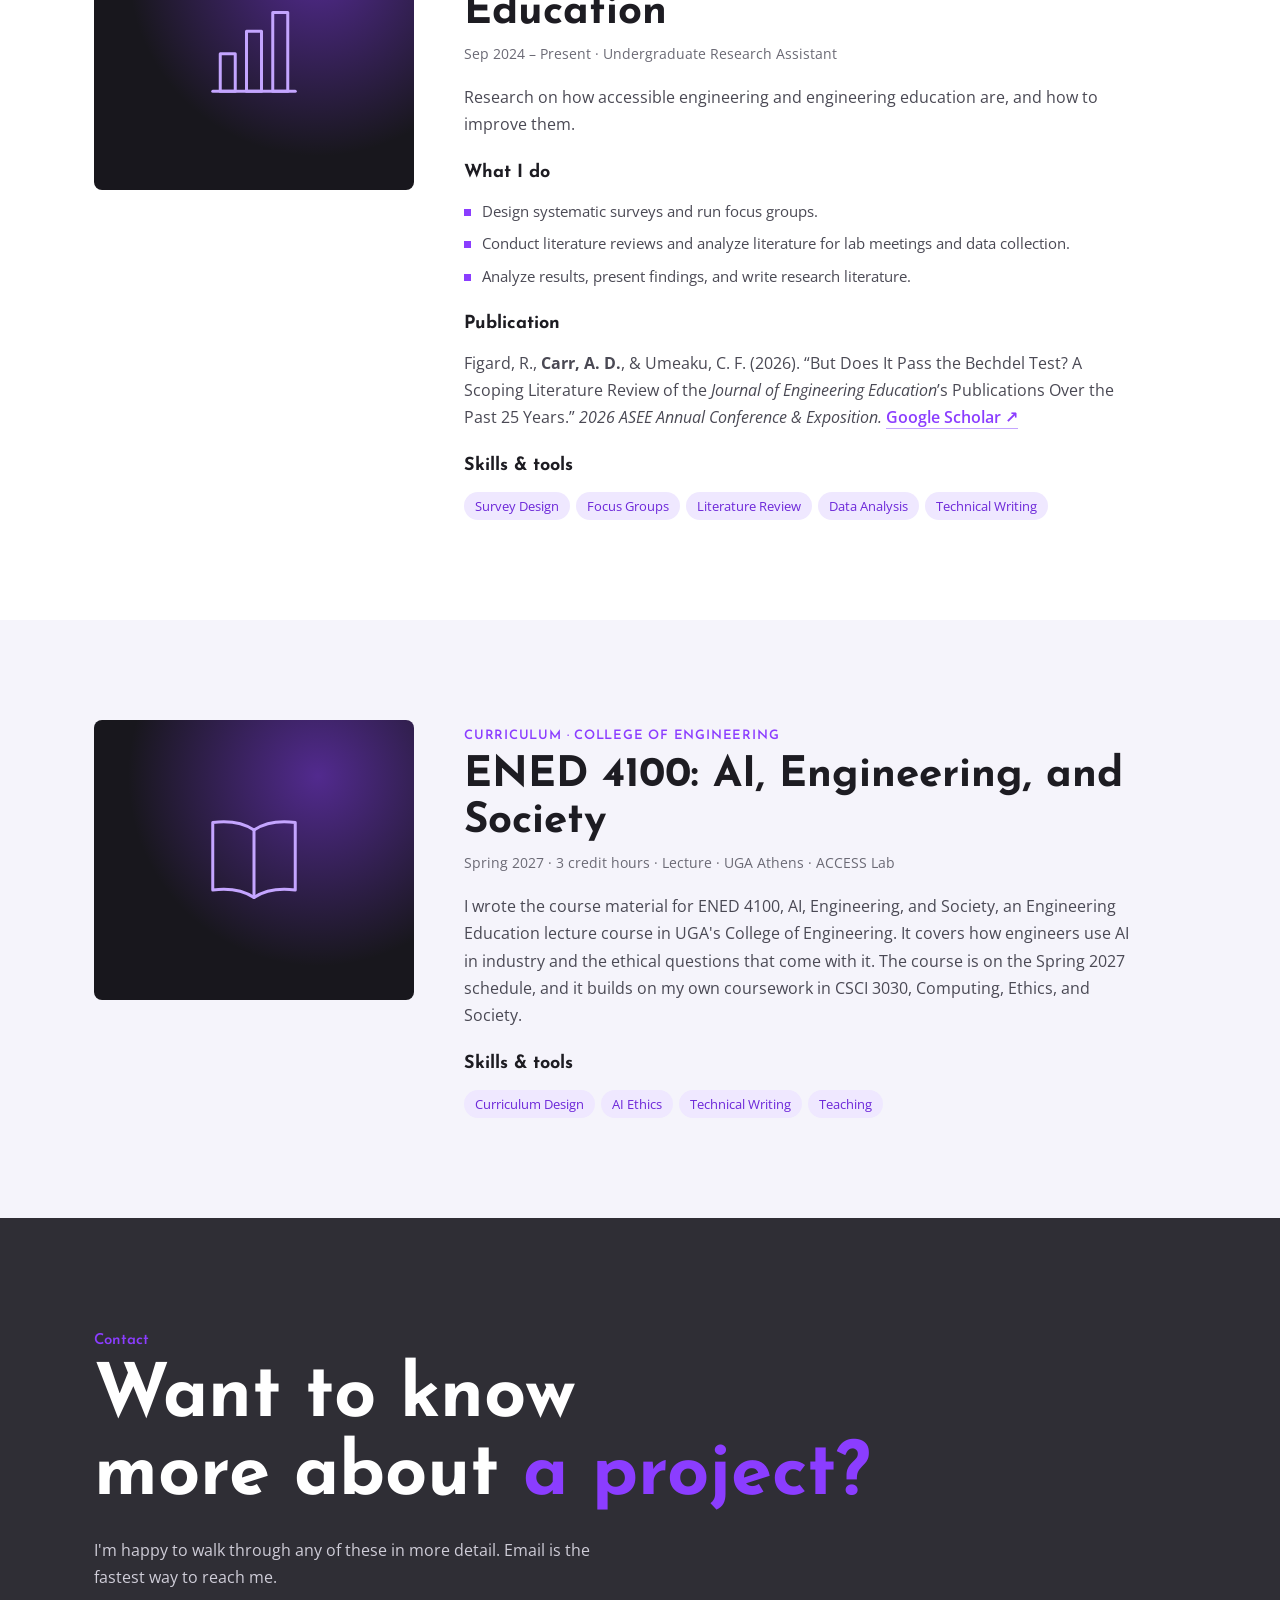
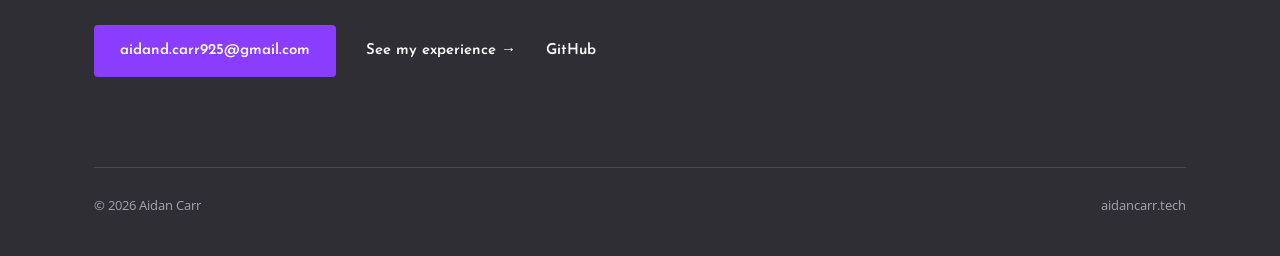
<file: projects.html>
<!doctype html>
<html lang="en">
<head>
<meta charset="utf-8">
<meta name="viewport" content="width=device-width, initial-scale=1">
<title>Projects | Aidan Carr</title>
<meta name="description" content="Hardware, software, and research projects by Aidan Carr, Computer Systems Engineering at the University of Georgia.">
<link rel="preconnect" href="https://fonts.googleapis.com">
<link rel="preconnect" href="https://fonts.gstatic.com" crossorigin>
<link href="https://fonts.googleapis.com/css2?family=Josefin+Sans:wght@400;600;700&family=Open+Sans:wght@400;600&display=swap" rel="stylesheet">
<link rel="stylesheet" href="style.css">
</head>
<body>

<nav><div class="wrap">
<a class="logo" href="index.html">Aidan<span>.</span></a>
<ul>
<li><a href="index.html">Home</a></li>
<li><a href="index.html#about">About</a></li>
<li><a class="on" href="projects.html">Projects</a></li>
<li><a href="experience.html">Experience</a></li>
<li><a href="index.html#contact">Contact</a></li>
</ul>
</div></nav>

<header class="page-hero">
<div class="pf"></div><div class="sq p1"></div><div class="sq p2"></div>
<div class="wrap">
<a class="back" href="index.html#projects">← Back to home</a>
<span class="eyebrow">Selected Works</span>
<h1>Project <span>Details</span></h1>
<p>What each project is, what I did on it, and the tools behind it.</p>
<div class="jump"><a href="#modumidi">ModμMIDI²</a><a href="#ring-modulator">Ring Modulator</a><a href="#cat-feeder">Pet Feeding System</a><a href="#bach">Bach</a><a href="#computer-repair">Computer Repair</a><a href="#accessibility">Accessibility Research</a><a href="#ai-ethics">AI, Engineering &amp; Society</a></div>
</div>
</header>

<section class="sec" id="modumidi"><div class="wrap pd">
<div class="art"><svg viewBox="0 0 64 64"><rect x="6" y="18" width="52" height="30" rx="3"/><path d="M14 18v30M22 18v30M30 18v30M38 18v30M46 18v30"/><rect x="11" y="18" width="6" height="18" fill="#c4a5ff"/><rect x="27" y="18" width="6" height="18" fill="#c4a5ff"/><rect x="43" y="18" width="6" height="18" fill="#c4a5ff"/></svg></div>
<div>
<span class="tag">Hardware · Senior Capstone</span>
<h2>ModμMIDI² <span class="pill" data-on="2027-05-01" data-after="Completed">Ongoing</span></h2>
<div class="meta">Sep 2026 – Apr 2027 · Client: UGA School of Music · CSEE 4910 Capstone Design</div>
<p>An open-source, modular, semitonal MIDI controller commissioned by the UGA School of Music. The goal is an instrument whose keys and layout can be rearranged to fit the player rather than the other way around.</p>
<h4>My role: Lead of Prototyping and PCB Design</h4>
<ul><li>Designing the modular key interface so key modules can be added, removed, and rearranged.</li><li>Building a banked key system with adjustable octave width and key layouts.</li><li>Prototyping hardware with a focus on a comfortable playing experience for the client.</li></ul>
<h4>Skills &amp; tools</h4>
<div class="chips"><span>PCB Design</span><span>Prototyping</span><span>Embedded Systems</span><span>MIDI</span><span>Client Requirements</span></div>
<div class="links"><a class="btn" href="modumidi.html">See capstone progress →</a><a class="btn outline" href="https://github.com/axudas/capstoneModuMIDI" target="_blank" rel="noopener">View on GitHub →</a></div>
</div>
</div></section>

<section class="sec alt" id="ring-modulator"><div class="wrap pd">
<div class="art"><svg viewBox="0 0 64 64"><path d="M6 22c4.5-11 10.5-11 15 0s10.5 11 15 0 10.5-11 15 0"/><path d="M6 52V40h7v12h7V40h7v12h7V40h7v12h7V40h6"/></svg></div>
<div>
<span class="tag">Hardware · Personal Project</span>
<h2>Smart Ring Modulator</h2>
<div class="meta">Oct 2026 – Present · ESP32 · LibrePCB · FreeCAD</div>
<p>A guitar ring modulator pedal built around an ESP32 DevKit and powered from USB-C. A classic transformer-and-diode ring multiplies the guitar by a carrier, and the ESP32 generates that carrier, adds a digital effects mode, and runs an OLED and rotary encoder.</p>
<h4>What I built</h4>
<ul><li>Designed the schematic and laid out and routed a 100 × 75 mm through-hole PCB in LibrePCB.</li><li>Analog multiplier: two center-tapped 600:600 transformers around a four-diode ring, fed by a 1 MΩ MCP6002 input buffer.</li><li>ESP32 square-wave carrier from DAC1 with a pot for frequency, plus a digital path (ADC in, DAC out through an RC low-pass).</li><li>Modeled a 3D-printed enclosure in FreeCAD.</li></ul>
<h4>Skills &amp; tools</h4>
<div class="chips"><span>PCB Design</span><span>LibrePCB</span><span>Analog Circuits</span><span>ESP32</span><span>Signal Processing</span><span>FreeCAD</span></div>
<div class="links"><a class="btn" href="ring-modulator.html">See the PCB &amp; math →</a></div>
</div>
</div></section>

<section class="sec" id="cat-feeder"><div class="wrap pd">
<div class="art"><svg viewBox="0 0 64 64"><path d="M10 40h44l-5 12H15z"/><path d="M14 40c0-6 8-10 18-10s18 4 18 10"/><path d="M20 22c3-3 6-3 9 0M35 22c3-3 6-3 9 0"/><path d="M24 14c5-5 11-5 16 0"/></svg></div>
<div>
<span class="tag">Hardware + Software · Personal Project</span>
<h2>Feedback Loop Pet Feeding System</h2>
<div class="meta">Dec 2025 – Aug 2026 · ESP32</div>
<p>An ESP32 feeder that weighs every portion and watches my cat's water fountain. A load cell closes the loop on a servo dispenser, and water-level and turbidity sensors tell me when to refill or change the water.</p>
<h4>What I built</h4>
<ul><li>A load-cell signal chain: the Wheatstone bridge's 3.4–4.6 mV output goes through a TL081 differential amplifier (gain of 33) on a ±4.5 V split rail, then a 1.6 kHz RC low-pass, the ESP32 ADC and a Kalman filter.</li><li>Closed-loop dispensing to ±5 g on a daily schedule or on demand. If the servo turns and the mass doesn't change, it raises a stuck-or-empty-hopper alert.</li><li>Calibrated the water-level sensor from 835 logged readings with a 4th-order fit (R² = 0.84) and a 95% Scheffé band. Tested the turbidity sensor by adding kitty litter to the water.</li><li>A web app hosted on the ESP32 for live status, alerts and manual feeding, reachable securely over a VPN. Readings are logged to an SD card and uploaded to ThingSpeak.</li><li>A 3D-printed housing and load-cell bowl mount. I switched from force-sensitive resistors to the load cell when the FSRs couldn't reach the accuracy the portions needed.</li></ul>
<h4>Skills &amp; tools</h4>
<div class="chips"><span>Sensors</span><span>Signal Conditioning</span><span>Op-Amps</span><span>Kalman Filter</span><span>Calibration &amp; Statistics</span><span>ESP32</span><span>Web App</span><span>IoT (ThingSpeak)</span><span>VPN</span><span>3D Printing</span></div>
<div class="links"><a class="btn" href="cat-feeder.html">See how it works →</a><a class="btn outline" href="https://github.com/axudas/AutoCatBowl" target="_blank" rel="noopener">View on GitHub →</a></div>
</div>
</div></section>

<section class="sec alt" id="bach"><div class="wrap pd">
<div class="art"><svg viewBox="0 0 64 64"><path d="M24 46V14l26-6v32"/><circle cx="18" cy="46" r="6"/><circle cx="44" cy="40" r="6"/><path d="M24 24l26-6"/></svg></div>
<div>
<span class="tag">Software · Hackathon</span>
<h2>Bach: Procedural Music Generator</h2>
<div class="meta">DawgHack 2025 · Team of three</div>
<p>Bach composes short, multi-instrument MIDI pieces from a few choices (tempo, mood, instruments, and how "zany" it should be) without any machine learning. Everything comes from music theory and probability.</p>
<h4>How it works</h4>
<ul><li>Each of seven moods maps to one of the seven Greek modes, from Ionian to Locrian, with its own rhythmic feel.</li><li>A first-order Markov chain picks chord progressions, with separate major and minor transition tables that follow common harmonic movement.</li><li>Chord, bass, and lead tracks are generated separately and merged into one MIDI file.</li><li>Random 7ths, 9ths, octave shifts, and an adjustable chance of altered chords keep pieces from sounding mechanical.</li></ul>
<h4>My role: Front end and integration</h4>
<ul><li>Built the Streamlit web interface and its parameter inputs.</li><li>Connected those inputs to the composition engine.</li><li>Added in-browser playback and one-click .mid download.</li></ul>
<h4>Skills &amp; tools</h4>
<div class="chips"><span>Python</span><span>Streamlit</span><span>MIDIUtil</span><span>mido</span><span>Markov Chains</span><span>Git / Team Workflow</span></div>
<div class="links"><a class="btn" href="bach.html">Try it live →</a><a class="btn outline" href="https://github.com/axudas/ProceduralMusicGeneratorDawgHack25" target="_blank" rel="noopener">View on GitHub →</a></div>
</div>
</div></section>

<section class="sec" id="computer-repair"><div class="wrap pd">
<div class="art"><svg viewBox="0 0 64 64"><rect x="18" y="18" width="28" height="28" rx="3"/><rect x="25" y="25" width="14" height="14"/><path d="M24 18v-8M32 18v-8M40 18v-8M24 54v-8M32 54v-8M40 54v-8M18 24h-8M18 32h-8M18 40h-8M54 24h-8M54 32h-8M54 40h-8"/></svg></div>
<div>
<span class="tag">Hardware · Personal / Volunteer</span>
<h2>Computer Repair</h2>
<div class="meta">Ongoing</div>
<p>I diagnose and fix consumer computers and electronics, often at the board level where most people would replace the whole part.</p>
<h4>What I do</h4>
<ul><li>Debug hardware faults and repair individual components with micro-soldering.</li><li>Help people choose and balance hardware to get the best performance for their budget.</li></ul>
<h4>Skills &amp; tools</h4>
<div class="chips"><span>Micro-soldering</span><span>Soldering</span><span>Hardware Debugging</span><span>Windows</span><span>macOS</span><span>Linux</span></div>
</div>
</div></section>

<section class="sec alt" id="accessibility"><div class="wrap pd">
<div class="art"><svg viewBox="0 0 64 64"><path d="M10 54h44"/><rect x="14" y="34" width="8" height="20"/><rect x="28" y="22" width="8" height="32"/><rect x="42" y="12" width="8" height="42"/></svg></div>
<div>
<span class="tag">Research · ACCESS Lab, UGA</span>
<h2>Accessibility in Engineering Education</h2>
<div class="meta">Sep 2024 – Present · Undergraduate Research Assistant</div>
<p>Research on how accessible engineering and engineering education are, and how to improve them.</p>
<h4>What I do</h4>
<ul><li>Design systematic surveys and run focus groups.</li><li>Conduct literature reviews and analyze literature for lab meetings and data collection.</li><li>Analyze results, present findings, and write research literature.</li></ul>
<h4>Publication</h4>
<p>Figard, R., <b>Carr, A. D.</b>, &amp; Umeaku, C. F. (2026). “But Does It Pass the Bechdel Test? A Scoping Literature Review of the <i>Journal of Engineering Education</i>’s Publications Over the Past 25 Years.” <i>2026 ASEE Annual Conference &amp; Exposition.</i> <a class="inline" href="https://scholar.google.com/citations?user=JK-MMhMAAAAJ" target="_blank" rel="noopener">Google Scholar ↗</a></p>
<h4>Skills &amp; tools</h4>
<div class="chips"><span>Survey Design</span><span>Focus Groups</span><span>Literature Review</span><span>Data Analysis</span><span>Technical Writing</span></div>
</div>
</div></section>

<section class="sec" id="ai-ethics"><div class="wrap pd">
<div class="art"><svg viewBox="0 0 64 64"><path d="M32 16c-6-4-14-5-22-4v36c8-1 16 0 22 4 6-4 14-5 22-4V12c-8-1-16 0-22 4z"/><path d="M32 16v36"/></svg></div>
<div>
<span class="tag">Curriculum · College of Engineering</span>
<h2>ENED 4100: AI, Engineering, and Society</h2>
<div class="meta">Spring 2027 · 3 credit hours · Lecture · UGA Athens · ACCESS Lab</div>
<p>I wrote the course material for ENED 4100, AI, Engineering, and Society, an Engineering Education lecture course in UGA's College of Engineering. It covers how engineers use AI in industry and the ethical questions that come with it. The course is on the Spring 2027 schedule, and it builds on my own coursework in CSCI 3030, Computing, Ethics, and Society.</p>
<h4>Skills &amp; tools</h4>
<div class="chips"><span>Curriculum Design</span><span>AI Ethics</span><span>Technical Writing</span><span>Teaching</span></div>
</div>
</div></section>

<section class="contact"><div class="wrap">
<span class="eyebrow">Contact</span>
<h2>Want to know<br>more about <span class="purple">a project?</span></h2>
<p>I'm happy to walk through any of these in more detail. Email is the fastest way to reach me.</p>
<div class="ctas">
<a class="btn" href="mailto:aidand.carr925@gmail.com">aidand.carr925@gmail.com</a>
<a class="link" href="experience.html">See my experience →</a>
<a class="link" href="https://github.com/axudas" target="_blank" rel="noopener">GitHub</a>
</div>
<footer><span>© 2026 Aidan Carr</span><span>aidancarr.tech</span></footer>
</div></section>
<script src="status.js"></script>
</body>
</html>
</file>
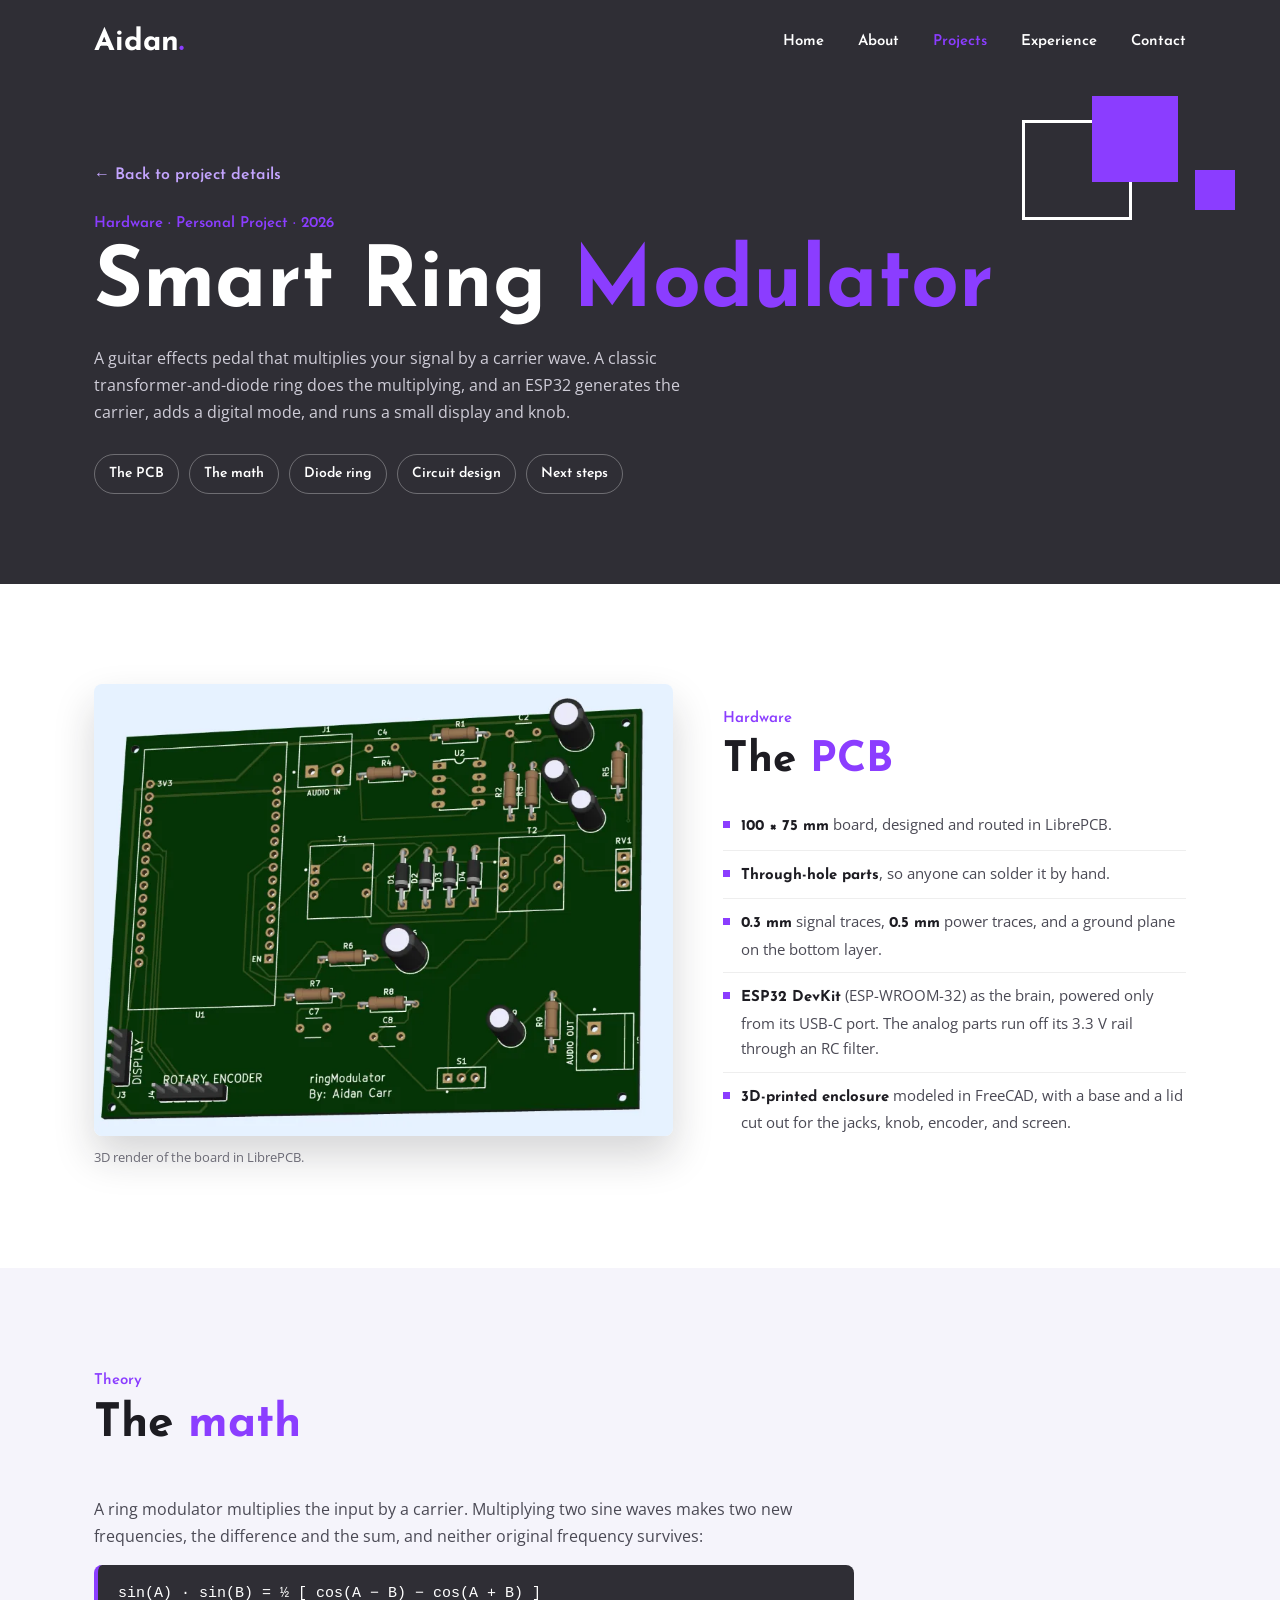
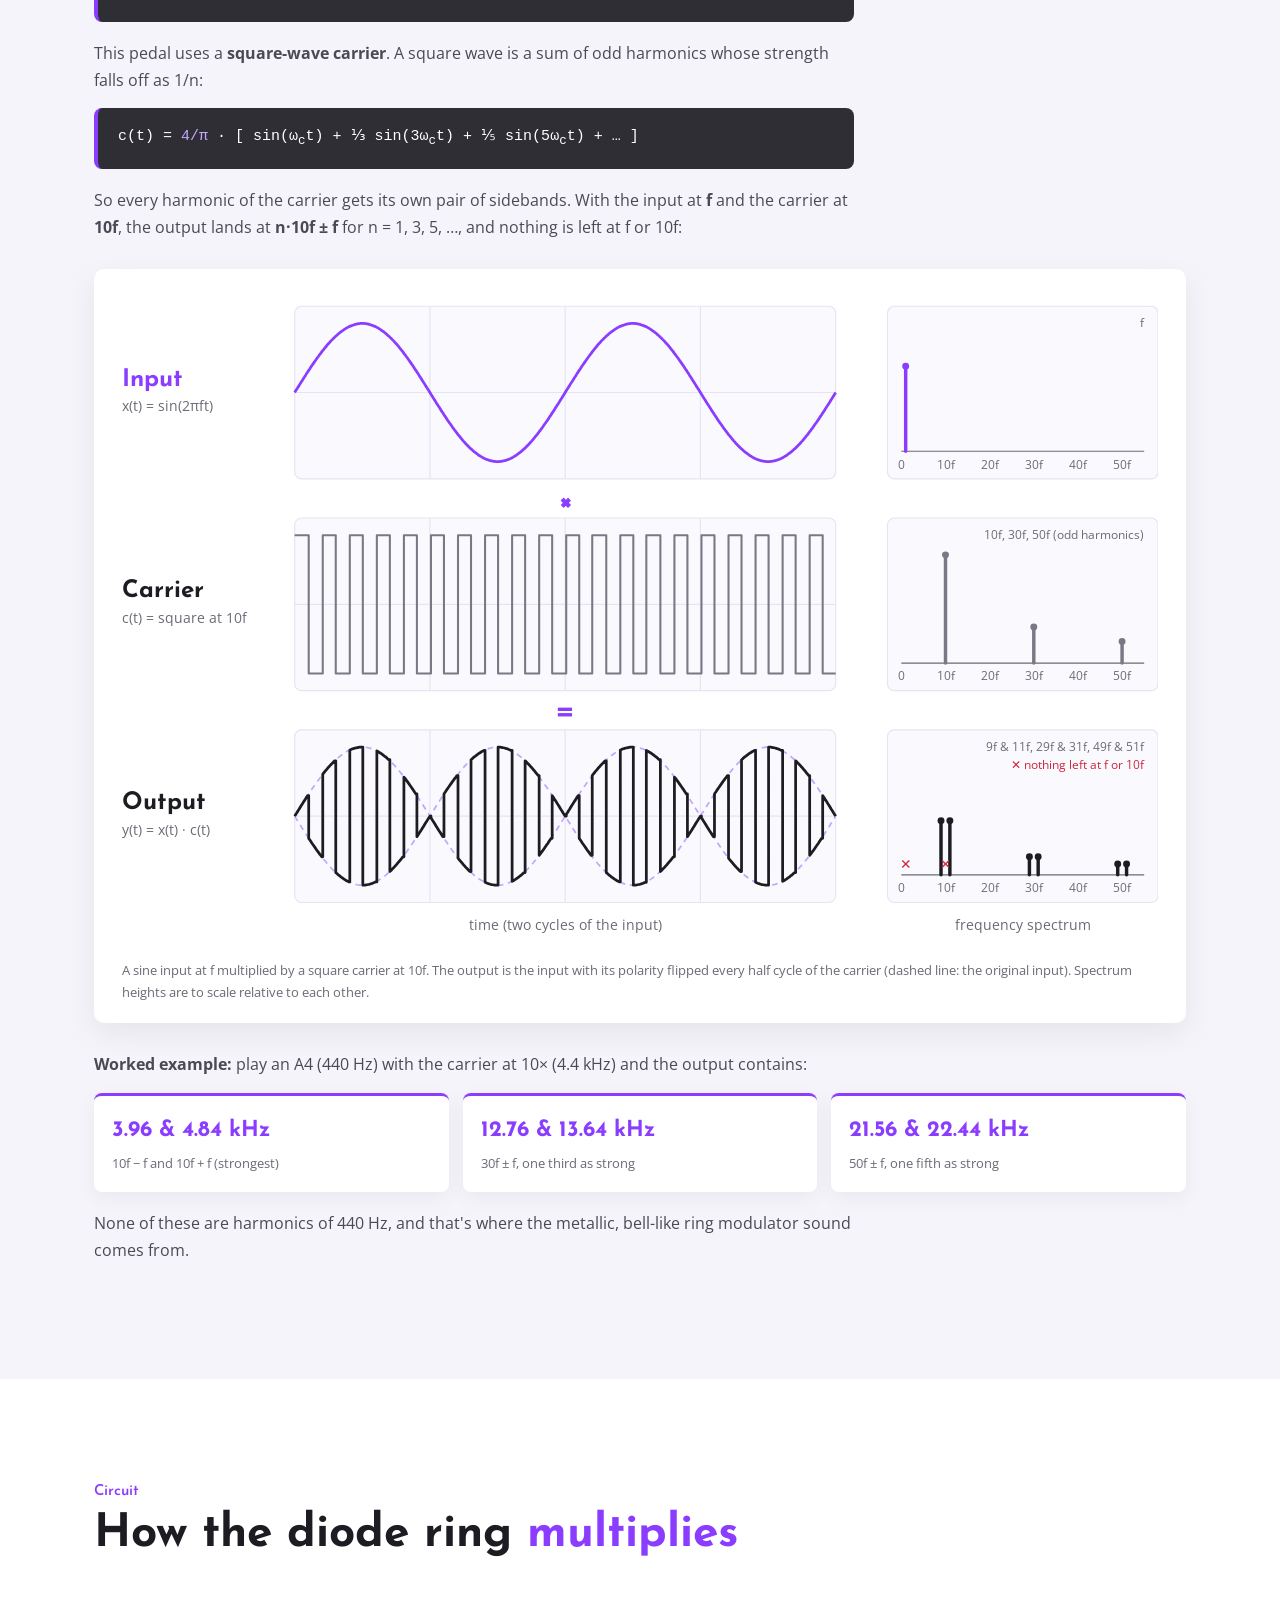
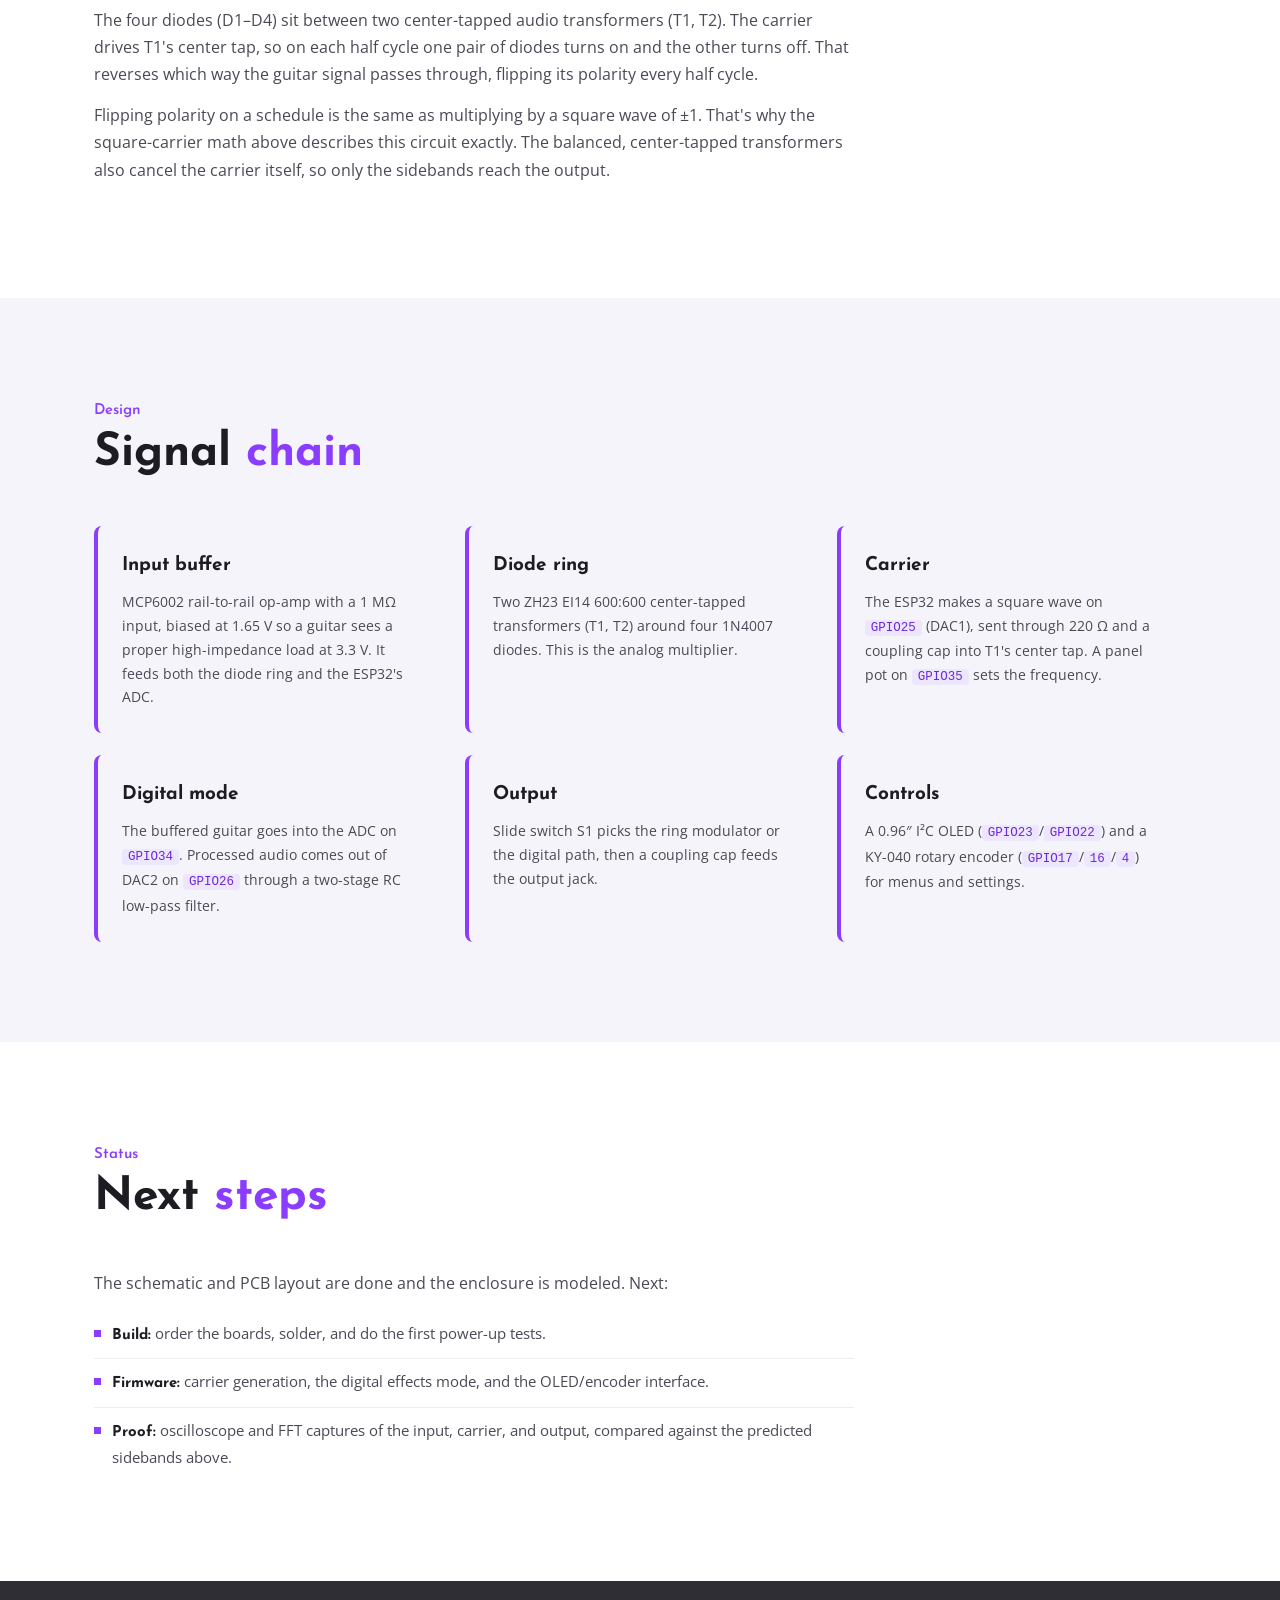
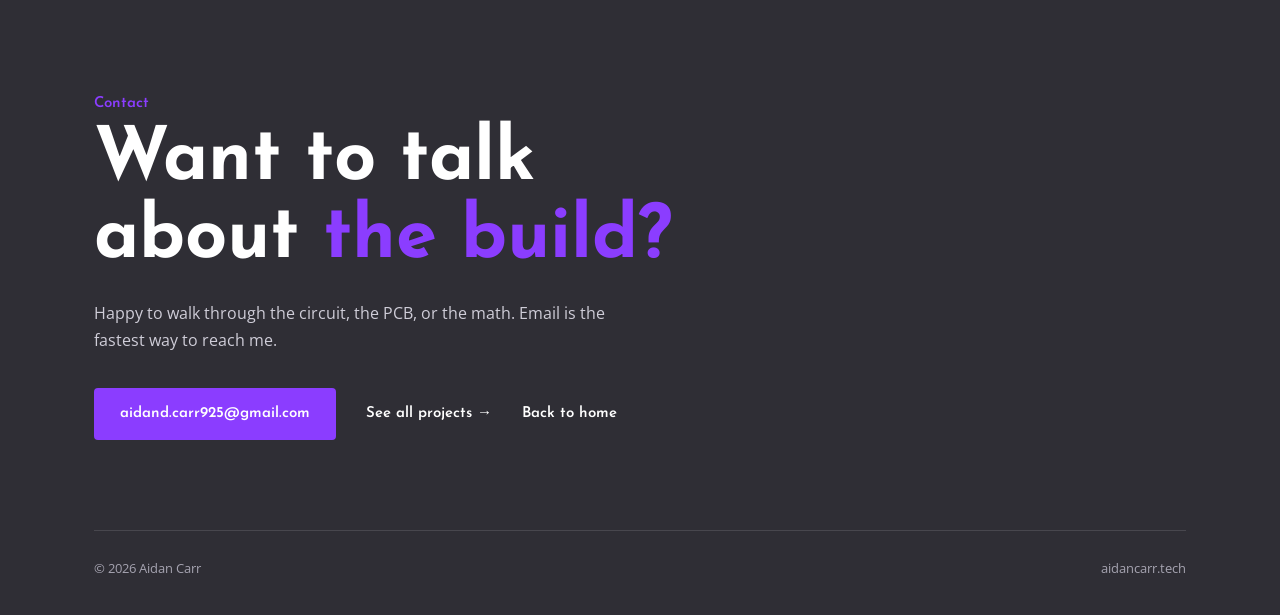
<file: ring-modulator.html>
<!doctype html>
<html lang="en">
<head>
<meta charset="utf-8">
<meta name="viewport" content="width=device-width, initial-scale=1">
<title>Smart Ring Modulator | Aidan Carr</title>
<meta name="description" content="A guitar ring modulator pedal built around an ESP32: diode-ring analog multiplier, ESP32-generated carrier, custom PCB, and the math behind it.">
<link rel="preconnect" href="https://fonts.googleapis.com">
<link rel="preconnect" href="https://fonts.gstatic.com" crossorigin>
<link href="https://fonts.googleapis.com/css2?family=Josefin+Sans:wght@400;600;700&family=Open+Sans:wght@400;600&display=swap" rel="stylesheet">
<link rel="stylesheet" href="style.css">
<style>
.split{display:grid;grid-template-columns:1.25fr 1fr;gap:50px;align-items:center}
.pcb-fig img{width:100%;height:auto;display:block;border-radius:8px;box-shadow:0 20px 40px rgba(29,28,34,.18)}
figcaption{font-size:13px;color:var(--muted);margin-top:10px}
.facts{list-style:none}
.facts li{font-size:15px;color:#4a4954;padding:10px 0 10px 18px;position:relative;border-bottom:1px solid #eee}
.facts li:last-child{border:0}
.facts li::before{content:'';position:absolute;left:0;top:19px;width:7px;height:7px;background:var(--purple)}
.facts b{font-family:'Josefin Sans';color:var(--ink)}
.prose{max-width:760px}
.prose p{color:#4a4954;margin-bottom:14px}
.eq{font-family:ui-monospace,SFMono-Regular,Menlo,monospace;font-size:15px;background:var(--dark);color:#fff;border-radius:8px;padding:16px 20px;margin:6px 0 18px;overflow-x:auto;white-space:nowrap;border-left:4px solid var(--purple)}
.eq .c{color:#c4a5ff}
.fig-card{background:#fff;border-radius:10px;padding:28px 28px 20px;box-shadow:0 10px 30px rgba(29,28,34,.07);margin:28px 0}
.fig-card figcaption{margin-top:14px}
.example{display:grid;grid-template-columns:repeat(3,1fr);gap:14px;margin:8px 0 18px}
.example div{background:#fff;border-radius:8px;padding:16px 18px;border-top:3px solid var(--purple);box-shadow:0 6px 20px rgba(29,28,34,.05)}
.example b{display:block;font-family:'Josefin Sans';font-size:22px;color:var(--purple)}
.example small{color:var(--muted);font-size:13px}
.blocks{display:grid;grid-template-columns:repeat(3,1fr);gap:22px}
.block{background:var(--light);border-radius:8px;padding:24px;border-left:4px solid var(--purple)}
.block h3{font-size:19px;margin-bottom:8px}
.block p{font-size:14px;color:#4a4954}
.block code{font-size:12.5px;background:#ece6ff;color:var(--purple-d);padding:1px 6px;border-radius:4px}
@media(max-width:980px){.split{grid-template-columns:1fr;gap:30px}.blocks{grid-template-columns:1fr 1fr}.example{grid-template-columns:1fr}.fig-card{padding:18px 14px 14px}}
@media(max-width:600px){.blocks{grid-template-columns:1fr}}
</style>
</head>
<body>

<nav><div class="wrap">
<a class="logo" href="index.html">Aidan<span>.</span></a>
<ul>
<li><a href="index.html">Home</a></li>
<li><a href="index.html#about">About</a></li>
<li><a class="on" href="projects.html">Projects</a></li>
<li><a href="experience.html">Experience</a></li>
<li><a href="index.html#contact">Contact</a></li>
</ul>
</div></nav>

<header class="page-hero">
<div class="pf"></div><div class="sq p1"></div><div class="sq p2"></div>
<div class="wrap">
<a class="back" href="projects.html#ring-modulator">← Back to project details</a>
<span class="eyebrow">Hardware · Personal Project · 2026</span>
<h1>Smart Ring <span>Modulator</span></h1>
<p>A guitar effects pedal that multiplies your signal by a carrier wave. A classic transformer-and-diode ring does the multiplying, and an ESP32 generates the carrier, adds a digital mode, and runs a small display and knob.</p>
<div class="jump"><a href="#pcb">The PCB</a><a href="#math">The math</a><a href="#diode-ring">Diode ring</a><a href="#design">Circuit design</a><a href="#next">Next steps</a></div>
</div>
</header>

<section class="sec alt" id="pcb"><div class="wrap split">
<figure class="pcb-fig">
<img src="ringmod-pcb.webp" alt="3D render of the ring modulator PCB: ESP32 DevKit on the left, two audio transformers with four diodes between them in the center, op-amp and capacitors at the top, and the input and output jacks on the right." width="816" height="637" loading="lazy">
<figcaption>3D render of the board in LibrePCB.</figcaption>
</figure>
<div>
<span class="eyebrow">Hardware</span>
<h2 style="font-size:clamp(30px,3.6vw,42px);line-height:1.1;margin-bottom:18px">The <span class="purple">PCB</span></h2>
<ul class="facts">
<li><b>100 × 75 mm</b> board, designed and routed in LibrePCB.</li>
<li><b>Through-hole parts</b>, so anyone can solder it by hand.</li>
<li><b>0.3 mm</b> signal traces, <b>0.5 mm</b> power traces, and a ground plane on the bottom layer.</li>
<li><b>ESP32 DevKit</b> (ESP-WROOM-32) as the brain, powered only from its USB-C port. The analog parts run off its 3.3 V rail through an RC filter.</li>
<li><b>3D-printed enclosure</b> modeled in FreeCAD, with a base and a lid cut out for the jacks, knob, encoder, and screen.</li>
</ul>
</div>
</div></section>

<section class="sec" id="math"><div class="wrap">
<div class="sec-head"><span class="eyebrow">Theory</span><h2>The <span class="purple">math</span></h2></div>
<div class="prose">
<p>A ring modulator multiplies the input by a carrier. Multiplying two sine waves makes two new frequencies, the difference and the sum, and neither original frequency survives:</p>
<div class="eq">sin(A) · sin(B) = ½ [ cos(A − B) − cos(A + B) ]</div>
<p>This pedal uses a <b>square-wave carrier</b>. A square wave is a sum of odd harmonics whose strength falls off as 1/n:</p>
<div class="eq">c(t) = <span class="c">4/π</span> · [ sin(ω<sub>c</sub>t) + ⅓ sin(3ω<sub>c</sub>t) + ⅕ sin(5ω<sub>c</sub>t) + … ]</div>
<p>So every harmonic of the carrier gets its own pair of sidebands. With the input at <b>f</b> and the carrier at <b>10f</b>, the output lands at <b>n·10f ± f</b> for n = 1, 3, 5, …, and nothing is left at f or 10f:</p>
</div>
<figure class="fig-card">
<svg class="rm-math" viewBox="0 0 900 556" xmlns="http://www.w3.org/2000/svg" role="img" aria-labelledby="rmT rmD">
<title id="rmT">Ring modulation of a sine wave by a square carrier at ten times its frequency</title>
<desc id="rmD">Input: a sine wave at frequency f. Carrier: a square wave at 10f with odd harmonics at 10f, 30f and 50f. Output: their product, a sine whose polarity flips every carrier half-cycle. Its spectrum has no energy at f or 10f, only sidebands at 9f and 11f, 29f and 31f, 49f and 51f.</desc>
<text x="0" y="77" font-family="Josefin Sans,sans-serif" font-weight="700" font-size="21" fill="#8b3dff">Input</text>
<text x="0" y="99" font-size="12.5" fill="#6b6a75">x(t) = sin(2πft)</text>
<rect x="150" y="8" width="470" height="150" rx="6" fill="#faf9fe" stroke="#e7e3f2"/>
<path d="M150 83h470M267.5 8v150M385 8v150M502.5 8v150" stroke="#e7e3f2"/>
<polyline points="150,83 150.9,81.5 151.9,80 152.8,78.5 153.8,77 154.7,75.5 155.6,74 156.6,72.5 157.5,71 158.5,69.5 159.4,68.1 160.3,66.6 161.3,65.2 162.2,63.7 163.2,62.3 164.1,60.9 165,59.5 166,58.1 166.9,56.8 167.9,55.4 168.8,54.1 169.7,52.8 170.7,51.5 171.6,50.2 172.6,49 173.5,47.7 174.4,46.5 175.4,45.3 176.3,44.2 177.3,43 178.2,41.9 179.1,40.8 180.1,39.8 181,38.7 182,37.7 182.9,36.8 183.8,35.8 184.8,34.9 185.7,34 186.7,33.2 187.6,32.3 188.5,31.5 189.5,30.8 190.4,30.1 191.4,29.4 192.3,28.7 193.2,28.1 194.2,27.5 195.1,26.9 196.1,26.4 197,25.9 197.9,25.5 198.9,25.1 199.8,24.7 200.8,24.4 201.7,24.1 202.6,23.8 203.6,23.6 204.5,23.4 205.5,23.2 206.4,23.1 207.3,23 208.3,23 209.2,23 210.2,23 211.1,23.1 212,23.2 213,23.4 213.9,23.6 214.9,23.8 215.8,24.1 216.7,24.4 217.7,24.7 218.6,25.1 219.6,25.5 220.5,25.9 221.4,26.4 222.4,26.9 223.3,27.5 224.3,28.1 225.2,28.7 226.1,29.4 227.1,30.1 228,30.8 229,31.5 229.9,32.3 230.8,33.2 231.8,34 232.7,34.9 233.7,35.8 234.6,36.8 235.5,37.7 236.5,38.7 237.4,39.8 238.4,40.8 239.3,41.9 240.2,43 241.2,44.2 242.1,45.3 243.1,46.5 244,47.7 244.9,49 245.9,50.2 246.8,51.5 247.8,52.8 248.7,54.1 249.6,55.4 250.6,56.8 251.5,58.1 252.5,59.5 253.4,60.9 254.3,62.3 255.3,63.7 256.2,65.2 257.2,66.6 258.1,68.1 259,69.5 260,71 260.9,72.5 261.9,74 262.8,75.5 263.7,77 264.7,78.5 265.6,80 266.6,81.5 267.5,83 268.4,84.5 269.4,86 270.3,87.5 271.3,89 272.2,90.5 273.1,92 274.1,93.5 275,95 276,96.5 276.9,97.9 277.8,99.4 278.8,100.8 279.7,102.3 280.7,103.7 281.6,105.1 282.5,106.5 283.5,107.9 284.4,109.2 285.4,110.6 286.3,111.9 287.2,113.2 288.2,114.5 289.1,115.8 290.1,117 291,118.3 291.9,119.5 292.9,120.7 293.8,121.8 294.8,123 295.7,124.1 296.6,125.2 297.6,126.2 298.5,127.3 299.5,128.3 300.4,129.2 301.3,130.2 302.3,131.1 303.2,132 304.2,132.8 305.1,133.7 306,134.5 307,135.2 307.9,135.9 308.9,136.6 309.8,137.3 310.7,137.9 311.7,138.5 312.6,139.1 313.6,139.6 314.5,140.1 315.4,140.5 316.4,140.9 317.3,141.3 318.3,141.6 319.2,141.9 320.1,142.2 321.1,142.4 322,142.6 323,142.8 323.9,142.9 324.8,143 325.8,143 326.7,143 327.7,143 328.6,142.9 329.5,142.8 330.5,142.6 331.4,142.4 332.4,142.2 333.3,141.9 334.2,141.6 335.2,141.3 336.1,140.9 337.1,140.5 338,140.1 338.9,139.6 339.9,139.1 340.8,138.5 341.8,137.9 342.7,137.3 343.6,136.6 344.6,135.9 345.5,135.2 346.5,134.5 347.4,133.7 348.3,132.8 349.3,132 350.2,131.1 351.2,130.2 352.1,129.2 353,128.3 354,127.3 354.9,126.2 355.9,125.2 356.8,124.1 357.7,123 358.7,121.8 359.6,120.7 360.6,119.5 361.5,118.3 362.4,117 363.4,115.8 364.3,114.5 365.3,113.2 366.2,111.9 367.1,110.6 368.1,109.2 369,107.9 370,106.5 370.9,105.1 371.8,103.7 372.8,102.3 373.7,100.8 374.7,99.4 375.6,97.9 376.5,96.5 377.5,95 378.4,93.5 379.4,92 380.3,90.5 381.2,89 382.2,87.5 383.1,86 384.1,84.5 385,83 385.9,81.5 386.9,80 387.8,78.5 388.8,77 389.7,75.5 390.6,74 391.6,72.5 392.5,71 393.5,69.5 394.4,68.1 395.3,66.6 396.3,65.2 397.2,63.7 398.2,62.3 399.1,60.9 400,59.5 401,58.1 401.9,56.8 402.9,55.4 403.8,54.1 404.7,52.8 405.7,51.5 406.6,50.2 407.6,49 408.5,47.7 409.4,46.5 410.4,45.3 411.3,44.2 412.3,43 413.2,41.9 414.1,40.8 415.1,39.8 416,38.7 417,37.7 417.9,36.8 418.8,35.8 419.8,34.9 420.7,34 421.7,33.2 422.6,32.3 423.5,31.5 424.5,30.8 425.4,30.1 426.4,29.4 427.3,28.7 428.2,28.1 429.2,27.5 430.1,26.9 431.1,26.4 432,25.9 432.9,25.5 433.9,25.1 434.8,24.7 435.8,24.4 436.7,24.1 437.6,23.8 438.6,23.6 439.5,23.4 440.5,23.2 441.4,23.1 442.3,23 443.3,23 444.2,23 445.2,23 446.1,23.1 447,23.2 448,23.4 448.9,23.6 449.9,23.8 450.8,24.1 451.7,24.4 452.7,24.7 453.6,25.1 454.6,25.5 455.5,25.9 456.4,26.4 457.4,26.9 458.3,27.5 459.3,28.1 460.2,28.7 461.1,29.4 462.1,30.1 463,30.8 464,31.5 464.9,32.3 465.8,33.2 466.8,34 467.7,34.9 468.7,35.8 469.6,36.8 470.5,37.7 471.5,38.7 472.4,39.8 473.4,40.8 474.3,41.9 475.2,43 476.2,44.2 477.1,45.3 478.1,46.5 479,47.7 479.9,49 480.9,50.2 481.8,51.5 482.8,52.8 483.7,54.1 484.6,55.4 485.6,56.8 486.5,58.1 487.5,59.5 488.4,60.9 489.3,62.3 490.3,63.7 491.2,65.2 492.2,66.6 493.1,68.1 494,69.5 495,71 495.9,72.5 496.9,74 497.8,75.5 498.7,77 499.7,78.5 500.6,80 501.6,81.5 502.5,83 503.4,84.5 504.4,86 505.3,87.5 506.3,89 507.2,90.5 508.1,92 509.1,93.5 510,95 511,96.5 511.9,97.9 512.8,99.4 513.8,100.8 514.7,102.3 515.7,103.7 516.6,105.1 517.5,106.5 518.5,107.9 519.4,109.2 520.4,110.6 521.3,111.9 522.2,113.2 523.2,114.5 524.1,115.8 525.1,117 526,118.3 526.9,119.5 527.9,120.7 528.8,121.8 529.8,123 530.7,124.1 531.6,125.2 532.6,126.2 533.5,127.3 534.5,128.3 535.4,129.2 536.3,130.2 537.3,131.1 538.2,132 539.2,132.8 540.1,133.7 541,134.5 542,135.2 542.9,135.9 543.9,136.6 544.8,137.3 545.7,137.9 546.7,138.5 547.6,139.1 548.6,139.6 549.5,140.1 550.4,140.5 551.4,140.9 552.3,141.3 553.3,141.6 554.2,141.9 555.1,142.2 556.1,142.4 557,142.6 558,142.8 558.9,142.9 559.8,143 560.8,143 561.7,143 562.7,143 563.6,142.9 564.5,142.8 565.5,142.6 566.4,142.4 567.4,142.2 568.3,141.9 569.2,141.6 570.2,141.3 571.1,140.9 572.1,140.5 573,140.1 573.9,139.6 574.9,139.1 575.8,138.5 576.8,137.9 577.7,137.3 578.6,136.6 579.6,135.9 580.5,135.2 581.5,134.5 582.4,133.7 583.3,132.8 584.3,132 585.2,131.1 586.2,130.2 587.1,129.2 588,128.3 589,127.3 589.9,126.2 590.9,125.2 591.8,124.1 592.7,123 593.7,121.8 594.6,120.7 595.6,119.5 596.5,118.3 597.4,117 598.4,115.8 599.3,114.5 600.3,113.2 601.2,111.9 602.1,110.6 603.1,109.2 604,107.9 605,106.5 605.9,105.1 606.8,103.7 607.8,102.3 608.7,100.8 609.7,99.4 610.6,97.9 611.5,96.5 612.5,95 613.4,93.5 614.4,92 615.3,90.5 616.2,89 617.2,87.5 618.1,86 619.1,84.5 620,83" fill="none" stroke="#8b3dff" stroke-width="2.4" stroke-linejoin="round"/>
<rect x="665" y="8" width="235" height="150" rx="6" fill="#faf9fe" stroke="#e7e3f2"/>
<line x1="677" y1="134" x2="888" y2="134" stroke="#6b6a75"/>
<text x="677" y="149" font-size="10" fill="#6b6a75" text-anchor="middle">0</text>
<text x="715.4" y="149" font-size="10" fill="#6b6a75" text-anchor="middle">10f</text>
<text x="753.7" y="149" font-size="10" fill="#6b6a75" text-anchor="middle">20f</text>
<text x="792.1" y="149" font-size="10" fill="#6b6a75" text-anchor="middle">30f</text>
<text x="830.5" y="149" font-size="10" fill="#6b6a75" text-anchor="middle">40f</text>
<text x="868.8" y="149" font-size="10" fill="#6b6a75" text-anchor="middle">50f</text>
<path d="M680.8 134V60.2" stroke="#8b3dff" stroke-width="3" stroke-linecap="round"/><circle cx="680.8" cy="60.2" r="3" fill="#8b3dff"/>
<text x="888" y="26" font-size="10.5" fill="#6b6a75" text-anchor="end">f</text>
<text x="385.0" y="183.0" font-family="Josefin Sans,sans-serif" font-weight="700" font-size="24" fill="#8b3dff" text-anchor="middle">×</text>
<text x="0" y="261" font-family="Josefin Sans,sans-serif" font-weight="700" font-size="21" fill="#1d1c22">Carrier</text>
<text x="0" y="283" font-size="12.5" fill="#6b6a75">c(t) = square at 10f</text>
<rect x="150" y="192" width="470" height="150" rx="6" fill="#faf9fe" stroke="#e7e3f2"/>
<path d="M150 267h470M267.5 192v150M385 192v150M502.5 192v150" stroke="#e7e3f2"/>
<polyline points="150,207 150.9,207 151.9,207 152.8,207 153.8,207 154.7,207 155.6,207 156.6,207 157.5,207 158.5,207 159.4,207 160.3,207 161.3,207 162.2,207 162.2,327 163.2,327 164.1,327 165,327 166,327 166.9,327 167.9,327 168.8,327 169.7,327 170.7,327 171.6,327 172.6,327 173.5,327 174.4,327 174.4,207 175.4,207 176.3,207 177.3,207 178.2,207 179.1,207 180.1,207 181,207 182,207 182.9,207 183.8,207 184.8,207 185.7,207 185.7,327 186.7,327 187.6,327 188.5,327 189.5,327 190.4,327 191.4,327 192.3,327 193.2,327 194.2,327 195.1,327 196.1,327 197,327 197.9,327 197.9,207 198.9,207 199.8,207 200.8,207 201.7,207 202.6,207 203.6,207 204.5,207 205.5,207 206.4,207 207.3,207 208.3,207 209.2,207 209.2,327 210.2,327 211.1,327 212,327 213,327 213.9,327 214.9,327 215.8,327 216.7,327 217.7,327 218.6,327 219.6,327 220.5,327 221.4,327 221.4,207 222.4,207 223.3,207 224.3,207 225.2,207 226.1,207 227.1,207 228,207 229,207 229.9,207 230.8,207 231.8,207 232.7,207 232.7,327 233.7,327 234.6,327 235.5,327 236.5,327 237.4,327 238.4,327 239.3,327 240.2,327 241.2,327 242.1,327 243.1,327 244,327 244.9,327 244.9,207 245.9,207 246.8,207 247.8,207 248.7,207 249.6,207 250.6,207 251.5,207 252.5,207 253.4,207 254.3,207 255.3,207 256.2,207 256.2,327 257.2,327 258.1,327 259,327 260,327 260.9,327 261.9,327 262.8,327 263.7,327 264.7,327 265.6,327 266.6,327 267.5,327 268.4,327 268.4,207 269.4,207 270.3,207 271.3,207 272.2,207 273.1,207 274.1,207 275,207 276,207 276.9,207 277.8,207 278.8,207 279.7,207 279.7,327 280.7,327 281.6,327 282.5,327 283.5,327 284.4,327 285.4,327 286.3,327 287.2,327 288.2,327 289.1,327 290.1,327 291,327 291.9,327 291.9,207 292.9,207 293.8,207 294.8,207 295.7,207 296.6,207 297.6,207 298.5,207 299.5,207 300.4,207 301.3,207 302.3,207 303.2,207 303.2,327 304.2,327 305.1,327 306,327 307,327 307.9,327 308.9,327 309.8,327 310.7,327 311.7,327 312.6,327 313.6,327 314.5,327 315.4,327 315.4,207 316.4,207 317.3,207 318.3,207 319.2,207 320.1,207 321.1,207 322,207 323,207 323.9,207 324.8,207 325.8,207 326.7,207 326.7,327 327.7,327 328.6,327 329.5,327 330.5,327 331.4,327 332.4,327 333.3,327 334.2,327 335.2,327 336.1,327 337.1,327 338,327 338.9,327 338.9,207 339.9,207 340.8,207 341.8,207 342.7,207 343.6,207 344.6,207 345.5,207 346.5,207 347.4,207 348.3,207 349.3,207 350.2,207 350.2,327 351.2,327 352.1,327 353,327 354,327 354.9,327 355.9,327 356.8,327 357.7,327 358.7,327 359.6,327 360.6,327 361.5,327 362.4,327 362.4,207 363.4,207 364.3,207 365.3,207 366.2,207 367.1,207 368.1,207 369,207 370,207 370.9,207 371.8,207 372.8,207 373.7,207 373.7,327 374.7,327 375.6,327 376.5,327 377.5,327 378.4,327 379.4,327 380.3,327 381.2,327 382.2,327 383.1,327 384.1,327 385,327 385.9,327 385.9,207 386.9,207 387.8,207 388.8,207 389.7,207 390.6,207 391.6,207 392.5,207 393.5,207 394.4,207 395.3,207 396.3,207 397.2,207 397.2,327 398.2,327 399.1,327 400,327 401,327 401.9,327 402.9,327 403.8,327 404.7,327 405.7,327 406.6,327 407.6,327 408.5,327 408.5,207 409.4,207 410.4,207 411.3,207 412.3,207 413.2,207 414.1,207 415.1,207 416,207 417,207 417.9,207 418.8,207 419.8,207 420.7,207 420.7,327 421.7,327 422.6,327 423.5,327 424.5,327 425.4,327 426.4,327 427.3,327 428.2,327 429.2,327 430.1,327 431.1,327 432,327 432.9,327 432.9,207 433.9,207 434.8,207 435.8,207 436.7,207 437.6,207 438.6,207 439.5,207 440.5,207 441.4,207 442.3,207 443.3,207 444.2,207 444.2,327 445.2,327 446.1,327 447,327 448,327 448.9,327 449.9,327 450.8,327 451.7,327 452.7,327 453.6,327 454.6,327 455.5,327 455.5,207 456.4,207 457.4,207 458.3,207 459.3,207 460.2,207 461.1,207 462.1,207 463,207 464,207 464.9,207 465.8,207 466.8,207 467.7,207 467.7,327 468.7,327 469.6,327 470.5,327 471.5,327 472.4,327 473.4,327 474.3,327 475.2,327 476.2,327 477.1,327 478.1,327 479,327 479.9,327 479.9,207 480.9,207 481.8,207 482.8,207 483.7,207 484.6,207 485.6,207 486.5,207 487.5,207 488.4,207 489.3,207 490.3,207 491.2,207 491.2,327 492.2,327 493.1,327 494,327 495,327 495.9,327 496.9,327 497.8,327 498.7,327 499.7,327 500.6,327 501.6,327 502.5,327 503.4,327 503.4,207 504.4,207 505.3,207 506.3,207 507.2,207 508.1,207 509.1,207 510,207 511,207 511.9,207 512.8,207 513.8,207 514.7,207 514.7,327 515.7,327 516.6,327 517.5,327 518.5,327 519.4,327 520.4,327 521.3,327 522.2,327 523.2,327 524.1,327 525.1,327 526,327 526.9,327 526.9,207 527.9,207 528.8,207 529.8,207 530.7,207 531.6,207 532.6,207 533.5,207 534.5,207 535.4,207 536.3,207 537.3,207 538.2,207 538.2,327 539.2,327 540.1,327 541,327 542,327 542.9,327 543.9,327 544.8,327 545.7,327 546.7,327 547.6,327 548.6,327 549.5,327 550.4,327 550.4,207 551.4,207 552.3,207 553.3,207 554.2,207 555.1,207 556.1,207 557,207 558,207 558.9,207 559.8,207 560.8,207 561.7,207 561.7,327 562.7,327 563.6,327 564.5,327 565.5,327 566.4,327 567.4,327 568.3,327 569.2,327 570.2,327 571.1,327 572.1,327 573,327 573.9,327 573.9,207 574.9,207 575.8,207 576.8,207 577.7,207 578.6,207 579.6,207 580.5,207 581.5,207 582.4,207 583.3,207 584.3,207 585.2,207 585.2,327 586.2,327 587.1,327 588,327 589,327 589.9,327 590.9,327 591.8,327 592.7,327 593.7,327 594.6,327 595.6,327 596.5,327 597.4,327 597.4,207 598.4,207 599.3,207 600.3,207 601.2,207 602.1,207 603.1,207 604,207 605,207 605.9,207 606.8,207 607.8,207 608.7,207 608.7,327 609.7,327 610.6,327 611.5,327 612.5,327 613.4,327 614.4,327 615.3,327 616.2,327 617.2,327 618.1,327 619.1,327 620,327" fill="none" stroke="#7a7885" stroke-width="1.8" stroke-linejoin="round"/>
<rect x="665" y="192" width="235" height="150" rx="6" fill="#faf9fe" stroke="#e7e3f2"/>
<line x1="677" y1="318" x2="888" y2="318" stroke="#6b6a75"/>
<text x="677" y="333" font-size="10" fill="#6b6a75" text-anchor="middle">0</text>
<text x="715.4" y="333" font-size="10" fill="#6b6a75" text-anchor="middle">10f</text>
<text x="753.7" y="333" font-size="10" fill="#6b6a75" text-anchor="middle">20f</text>
<text x="792.1" y="333" font-size="10" fill="#6b6a75" text-anchor="middle">30f</text>
<text x="830.5" y="333" font-size="10" fill="#6b6a75" text-anchor="middle">40f</text>
<text x="868.8" y="333" font-size="10" fill="#6b6a75" text-anchor="middle">50f</text>
<path d="M715.4 318V224" stroke="#7a7885" stroke-width="3" stroke-linecap="round"/><circle cx="715.4" cy="224" r="3" fill="#7a7885"/>
<path d="M792.1 318V286.7" stroke="#7a7885" stroke-width="3" stroke-linecap="round"/><circle cx="792.1" cy="286.7" r="3" fill="#7a7885"/>
<path d="M868.8 318V299.2" stroke="#7a7885" stroke-width="3" stroke-linecap="round"/><circle cx="868.8" cy="299.2" r="3" fill="#7a7885"/>
<text x="888" y="210" font-size="10.5" fill="#6b6a75" text-anchor="end">10f, 30f, 50f (odd harmonics)</text>
<text x="385.0" y="367.0" font-family="Josefin Sans,sans-serif" font-weight="700" font-size="24" fill="#8b3dff" text-anchor="middle">=</text>
<text x="0" y="445" font-family="Josefin Sans,sans-serif" font-weight="700" font-size="21" fill="#1d1c22">Output</text>
<text x="0" y="467" font-size="12.5" fill="#6b6a75">y(t) = x(t) · c(t)</text>
<rect x="150" y="376" width="470" height="150" rx="6" fill="#faf9fe" stroke="#e7e3f2"/>
<path d="M150 451h470M267.5 376v150M385 376v150M502.5 376v150" stroke="#e7e3f2"/>
<polyline points="150,451 151.9,448 153.8,445 155.6,442 157.5,439 159.4,436.1 161.3,433.2 163.2,430.3 165,427.5 166.9,424.8 168.8,422.1 170.7,419.5 172.6,417 174.4,414.5 176.3,412.2 178.2,409.9 180.1,407.8 182,405.7 183.8,403.8 185.7,402 187.6,400.3 189.5,398.8 191.4,397.4 193.2,396.1 195.1,394.9 197,393.9 198.9,393.1 200.8,392.4 202.6,391.8 204.5,391.4 206.4,391.1 208.3,391 210.2,391 212,391.2 213.9,391.6 215.8,392.1 217.7,392.7 219.6,393.5 221.4,394.4 223.3,395.5 225.2,396.7 227.1,398.1 229,399.5 230.8,401.2 232.7,402.9 234.6,404.8 236.5,406.7 238.4,408.8 240.2,411 242.1,413.3 244,415.7 245.9,418.2 247.8,420.8 249.6,423.4 251.5,426.1 253.4,428.9 255.3,431.7 257.2,434.6 259,437.5 260.9,440.5 262.8,443.5 264.7,446.5 266.6,449.5 268.4,452.5 270.3,455.5 272.2,458.5 274.1,461.5 276,464.5 277.8,467.4 279.7,470.3 281.6,473.1 283.5,475.9 285.4,478.6 287.2,481.2 289.1,483.8 291,486.3 292.9,488.7 294.8,491 296.6,493.2 298.5,495.3 300.4,497.2 302.3,499.1 304.2,500.8 306,502.5 307.9,503.9 309.8,505.3 311.7,506.5 313.6,507.6 315.4,508.5 317.3,509.3 319.2,509.9 321.1,510.4 323,510.8 324.8,511 326.7,511 328.6,510.9 330.5,510.6 332.4,510.2 334.2,509.6 336.1,508.9 338,508.1 339.9,507.1 341.8,505.9 343.6,504.6 345.5,503.2 347.4,501.7 349.3,500 351.2,498.2 353,496.3 354.9,494.2 356.8,492.1 358.7,489.8 360.6,487.5 362.4,485 364.3,482.5 366.2,479.9 368.1,477.2 370,474.5 371.8,471.7 373.7,468.8 375.6,465.9 377.5,463 379.4,460 381.2,457 383.1,454 385,451 386.9,448 388.8,445 390.6,442 392.5,439 394.4,436.1 396.3,433.2 398.2,430.3 400,427.5 401.9,424.8 403.8,422.1 405.7,419.5 407.6,417 409.4,414.5 411.3,412.2 413.2,409.9 415.1,407.8 417,405.7 418.8,403.8 420.7,402 422.6,400.3 424.5,398.8 426.4,397.4 428.2,396.1 430.1,394.9 432,393.9 433.9,393.1 435.8,392.4 437.6,391.8 439.5,391.4 441.4,391.1 443.3,391 445.2,391 447,391.2 448.9,391.6 450.8,392.1 452.7,392.7 454.6,393.5 456.4,394.4 458.3,395.5 460.2,396.7 462.1,398.1 464,399.5 465.8,401.2 467.7,402.9 469.6,404.8 471.5,406.7 473.4,408.8 475.2,411 477.1,413.3 479,415.7 480.9,418.2 482.8,420.8 484.6,423.4 486.5,426.1 488.4,428.9 490.3,431.7 492.2,434.6 494,437.5 495.9,440.5 497.8,443.5 499.7,446.5 501.6,449.5 503.4,452.5 505.3,455.5 507.2,458.5 509.1,461.5 511,464.5 512.8,467.4 514.7,470.3 516.6,473.1 518.5,475.9 520.4,478.6 522.2,481.2 524.1,483.8 526,486.3 527.9,488.7 529.8,491 531.6,493.2 533.5,495.3 535.4,497.2 537.3,499.1 539.2,500.8 541,502.5 542.9,503.9 544.8,505.3 546.7,506.5 548.6,507.6 550.4,508.5 552.3,509.3 554.2,509.9 556.1,510.4 558,510.8 559.8,511 561.7,511 563.6,510.9 565.5,510.6 567.4,510.2 569.2,509.6 571.1,508.9 573,508.1 574.9,507.1 576.8,505.9 578.6,504.6 580.5,503.2 582.4,501.7 584.3,500 586.2,498.2 588,496.3 589.9,494.2 591.8,492.1 593.7,489.8 595.6,487.5 597.4,485 599.3,482.5 601.2,479.9 603.1,477.2 605,474.5 606.8,471.7 608.7,468.8 610.6,465.9 612.5,463 614.4,460 616.2,457 618.1,454 620,451" fill="none" stroke="#c4a5ff" stroke-width="1.5" stroke-dasharray="5 4"/>
<polyline points="150,451 151.9,454 153.8,457 155.6,460 157.5,463 159.4,465.9 161.3,468.8 163.2,471.7 165,474.5 166.9,477.2 168.8,479.9 170.7,482.5 172.6,485 174.4,487.5 176.3,489.8 178.2,492.1 180.1,494.2 182,496.3 183.8,498.2 185.7,500 187.6,501.7 189.5,503.2 191.4,504.6 193.2,505.9 195.1,507.1 197,508.1 198.9,508.9 200.8,509.6 202.6,510.2 204.5,510.6 206.4,510.9 208.3,511 210.2,511 212,510.8 213.9,510.4 215.8,509.9 217.7,509.3 219.6,508.5 221.4,507.6 223.3,506.5 225.2,505.3 227.1,503.9 229,502.5 230.8,500.8 232.7,499.1 234.6,497.2 236.5,495.3 238.4,493.2 240.2,491 242.1,488.7 244,486.3 245.9,483.8 247.8,481.2 249.6,478.6 251.5,475.9 253.4,473.1 255.3,470.3 257.2,467.4 259,464.5 260.9,461.5 262.8,458.5 264.7,455.5 266.6,452.5 268.4,449.5 270.3,446.5 272.2,443.5 274.1,440.5 276,437.5 277.8,434.6 279.7,431.7 281.6,428.9 283.5,426.1 285.4,423.4 287.2,420.8 289.1,418.2 291,415.7 292.9,413.3 294.8,411 296.6,408.8 298.5,406.7 300.4,404.8 302.3,402.9 304.2,401.2 306,399.5 307.9,398.1 309.8,396.7 311.7,395.5 313.6,394.4 315.4,393.5 317.3,392.7 319.2,392.1 321.1,391.6 323,391.2 324.8,391 326.7,391 328.6,391.1 330.5,391.4 332.4,391.8 334.2,392.4 336.1,393.1 338,393.9 339.9,394.9 341.8,396.1 343.6,397.4 345.5,398.8 347.4,400.3 349.3,402 351.2,403.8 353,405.7 354.9,407.8 356.8,409.9 358.7,412.2 360.6,414.5 362.4,417 364.3,419.5 366.2,422.1 368.1,424.8 370,427.5 371.8,430.3 373.7,433.2 375.6,436.1 377.5,439 379.4,442 381.2,445 383.1,448 385,451 386.9,454 388.8,457 390.6,460 392.5,463 394.4,465.9 396.3,468.8 398.2,471.7 400,474.5 401.9,477.2 403.8,479.9 405.7,482.5 407.6,485 409.4,487.5 411.3,489.8 413.2,492.1 415.1,494.2 417,496.3 418.8,498.2 420.7,500 422.6,501.7 424.5,503.2 426.4,504.6 428.2,505.9 430.1,507.1 432,508.1 433.9,508.9 435.8,509.6 437.6,510.2 439.5,510.6 441.4,510.9 443.3,511 445.2,511 447,510.8 448.9,510.4 450.8,509.9 452.7,509.3 454.6,508.5 456.4,507.6 458.3,506.5 460.2,505.3 462.1,503.9 464,502.5 465.8,500.8 467.7,499.1 469.6,497.2 471.5,495.3 473.4,493.2 475.2,491 477.1,488.7 479,486.3 480.9,483.8 482.8,481.2 484.6,478.6 486.5,475.9 488.4,473.1 490.3,470.3 492.2,467.4 494,464.5 495.9,461.5 497.8,458.5 499.7,455.5 501.6,452.5 503.4,449.5 505.3,446.5 507.2,443.5 509.1,440.5 511,437.5 512.8,434.6 514.7,431.7 516.6,428.9 518.5,426.1 520.4,423.4 522.2,420.8 524.1,418.2 526,415.7 527.9,413.3 529.8,411 531.6,408.8 533.5,406.7 535.4,404.8 537.3,402.9 539.2,401.2 541,399.5 542.9,398.1 544.8,396.7 546.7,395.5 548.6,394.4 550.4,393.5 552.3,392.7 554.2,392.1 556.1,391.6 558,391.2 559.8,391 561.7,391 563.6,391.1 565.5,391.4 567.4,391.8 569.2,392.4 571.1,393.1 573,393.9 574.9,394.9 576.8,396.1 578.6,397.4 580.5,398.8 582.4,400.3 584.3,402 586.2,403.8 588,405.7 589.9,407.8 591.8,409.9 593.7,412.2 595.6,414.5 597.4,417 599.3,419.5 601.2,422.1 603.1,424.8 605,427.5 606.8,430.3 608.7,433.2 610.6,436.1 612.5,439 614.4,442 616.2,445 618.1,448 620,451" fill="none" stroke="#c4a5ff" stroke-width="1.5" stroke-dasharray="5 4"/>
<polyline points="150,451 150.9,449.5 151.9,448 152.8,446.5 153.8,445 154.7,443.5 155.6,442 156.6,440.5 157.5,439 158.5,437.5 159.4,436.1 160.3,434.6 161.3,433.2 162.2,433.2 162.2,470.3 163.2,471.7 164.1,473.1 165,474.5 166,475.9 166.9,477.2 167.9,478.6 168.8,479.9 169.7,481.2 170.7,482.5 171.6,483.8 172.6,485 173.5,486.3 174.4,486.3 174.4,414.5 175.4,413.3 176.3,412.2 177.3,411 178.2,409.9 179.1,408.8 180.1,407.8 181,406.7 182,405.7 182.9,404.8 183.8,403.8 184.8,402.9 185.7,402.9 185.7,500 186.7,500.8 187.6,501.7 188.5,502.5 189.5,503.2 190.4,503.9 191.4,504.6 192.3,505.3 193.2,505.9 194.2,506.5 195.1,507.1 196.1,507.6 197,508.1 197.9,508.1 197.9,393.5 198.9,393.1 199.8,392.7 200.8,392.4 201.7,392.1 202.6,391.8 203.6,391.6 204.5,391.4 205.5,391.2 206.4,391.1 207.3,391 208.3,391 209.2,391 209.2,511 210.2,511 211.1,510.9 212,510.8 213,510.6 213.9,510.4 214.9,510.2 215.8,509.9 216.7,509.6 217.7,509.3 218.6,508.9 219.6,508.5 220.5,508.1 221.4,508.1 221.4,394.4 222.4,394.9 223.3,395.5 224.3,396.1 225.2,396.7 226.1,397.4 227.1,398.1 228,398.8 229,399.5 229.9,400.3 230.8,401.2 231.8,402 232.7,402 232.7,499.1 233.7,498.2 234.6,497.2 235.5,496.3 236.5,495.3 237.4,494.2 238.4,493.2 239.3,492.1 240.2,491 241.2,489.8 242.1,488.7 243.1,487.5 244,486.3 244.9,486.3 244.9,417 245.9,418.2 246.8,419.5 247.8,420.8 248.7,422.1 249.6,423.4 250.6,424.8 251.5,426.1 252.5,427.5 253.4,428.9 254.3,430.3 255.3,431.7 256.2,431.7 256.2,468.8 257.2,467.4 258.1,465.9 259,464.5 260,463 260.9,461.5 261.9,460 262.8,458.5 263.7,457 264.7,455.5 265.6,454 266.6,452.5 267.5,451 268.4,451 268.4,452.5 269.4,454 270.3,455.5 271.3,457 272.2,458.5 273.1,460 274.1,461.5 275,463 276,464.5 276.9,465.9 277.8,467.4 278.8,468.8 279.7,468.8 279.7,431.7 280.7,430.3 281.6,428.9 282.5,427.5 283.5,426.1 284.4,424.8 285.4,423.4 286.3,422.1 287.2,420.8 288.2,419.5 289.1,418.2 290.1,417 291,415.7 291.9,415.7 291.9,487.5 292.9,488.7 293.8,489.8 294.8,491 295.7,492.1 296.6,493.2 297.6,494.2 298.5,495.3 299.5,496.3 300.4,497.2 301.3,498.2 302.3,499.1 303.2,499.1 303.2,402 304.2,401.2 305.1,400.3 306,399.5 307,398.8 307.9,398.1 308.9,397.4 309.8,396.7 310.7,396.1 311.7,395.5 312.6,394.9 313.6,394.4 314.5,393.9 315.4,393.9 315.4,508.5 316.4,508.9 317.3,509.3 318.3,509.6 319.2,509.9 320.1,510.2 321.1,510.4 322,510.6 323,510.8 323.9,510.9 324.8,511 325.8,511 326.7,511 326.7,391 327.7,391 328.6,391.1 329.5,391.2 330.5,391.4 331.4,391.6 332.4,391.8 333.3,392.1 334.2,392.4 335.2,392.7 336.1,393.1 337.1,393.5 338,393.9 338.9,393.9 338.9,507.6 339.9,507.1 340.8,506.5 341.8,505.9 342.7,505.3 343.6,504.6 344.6,503.9 345.5,503.2 346.5,502.5 347.4,501.7 348.3,500.8 349.3,500 350.2,500 350.2,402.9 351.2,403.8 352.1,404.8 353,405.7 354,406.7 354.9,407.8 355.9,408.8 356.8,409.9 357.7,411 358.7,412.2 359.6,413.3 360.6,414.5 361.5,415.7 362.4,415.7 362.4,485 363.4,483.8 364.3,482.5 365.3,481.2 366.2,479.9 367.1,478.6 368.1,477.2 369,475.9 370,474.5 370.9,473.1 371.8,471.7 372.8,470.3 373.7,470.3 373.7,433.2 374.7,434.6 375.6,436.1 376.5,437.5 377.5,439 378.4,440.5 379.4,442 380.3,443.5 381.2,445 382.2,446.5 383.1,448 384.1,449.5 385,451 385.9,451 385.9,449.5 386.9,448 387.8,446.5 388.8,445 389.7,443.5 390.6,442 391.6,440.5 392.5,439 393.5,437.5 394.4,436.1 395.3,434.6 396.3,433.2 397.2,433.2 397.2,470.3 398.2,471.7 399.1,473.1 400,474.5 401,475.9 401.9,477.2 402.9,478.6 403.8,479.9 404.7,481.2 405.7,482.5 406.6,483.8 407.6,485 408.5,485 408.5,415.7 409.4,414.5 410.4,413.3 411.3,412.2 412.3,411 413.2,409.9 414.1,408.8 415.1,407.8 416,406.7 417,405.7 417.9,404.8 418.8,403.8 419.8,402.9 420.7,402.9 420.7,500 421.7,500.8 422.6,501.7 423.5,502.5 424.5,503.2 425.4,503.9 426.4,504.6 427.3,505.3 428.2,505.9 429.2,506.5 430.1,507.1 431.1,507.6 432,508.1 432.9,508.1 432.9,393.5 433.9,393.1 434.8,392.7 435.8,392.4 436.7,392.1 437.6,391.8 438.6,391.6 439.5,391.4 440.5,391.2 441.4,391.1 442.3,391 443.3,391 444.2,391 444.2,511 445.2,511 446.1,510.9 447,510.8 448,510.6 448.9,510.4 449.9,510.2 450.8,509.9 451.7,509.6 452.7,509.3 453.6,508.9 454.6,508.5 455.5,508.5 455.5,393.9 456.4,394.4 457.4,394.9 458.3,395.5 459.3,396.1 460.2,396.7 461.1,397.4 462.1,398.1 463,398.8 464,399.5 464.9,400.3 465.8,401.2 466.8,402 467.7,402 467.7,499.1 468.7,498.2 469.6,497.2 470.5,496.3 471.5,495.3 472.4,494.2 473.4,493.2 474.3,492.1 475.2,491 476.2,489.8 477.1,488.7 478.1,487.5 479,486.3 479.9,486.3 479.9,417 480.9,418.2 481.8,419.5 482.8,420.8 483.7,422.1 484.6,423.4 485.6,424.8 486.5,426.1 487.5,427.5 488.4,428.9 489.3,430.3 490.3,431.7 491.2,431.7 491.2,468.8 492.2,467.4 493.1,465.9 494,464.5 495,463 495.9,461.5 496.9,460 497.8,458.5 498.7,457 499.7,455.5 500.6,454 501.6,452.5 502.5,451 503.4,451 503.4,452.5 504.4,454 505.3,455.5 506.3,457 507.2,458.5 508.1,460 509.1,461.5 510,463 511,464.5 511.9,465.9 512.8,467.4 513.8,468.8 514.7,468.8 514.7,431.7 515.7,430.3 516.6,428.9 517.5,427.5 518.5,426.1 519.4,424.8 520.4,423.4 521.3,422.1 522.2,420.8 523.2,419.5 524.1,418.2 525.1,417 526,415.7 526.9,415.7 526.9,487.5 527.9,488.7 528.8,489.8 529.8,491 530.7,492.1 531.6,493.2 532.6,494.2 533.5,495.3 534.5,496.3 535.4,497.2 536.3,498.2 537.3,499.1 538.2,499.1 538.2,402 539.2,401.2 540.1,400.3 541,399.5 542,398.8 542.9,398.1 543.9,397.4 544.8,396.7 545.7,396.1 546.7,395.5 547.6,394.9 548.6,394.4 549.5,393.9 550.4,393.9 550.4,508.5 551.4,508.9 552.3,509.3 553.3,509.6 554.2,509.9 555.1,510.2 556.1,510.4 557,510.6 558,510.8 558.9,510.9 559.8,511 560.8,511 561.7,511 561.7,391 562.7,391 563.6,391.1 564.5,391.2 565.5,391.4 566.4,391.6 567.4,391.8 568.3,392.1 569.2,392.4 570.2,392.7 571.1,393.1 572.1,393.5 573,393.9 573.9,393.9 573.9,507.6 574.9,507.1 575.8,506.5 576.8,505.9 577.7,505.3 578.6,504.6 579.6,503.9 580.5,503.2 581.5,502.5 582.4,501.7 583.3,500.8 584.3,500 585.2,500 585.2,402.9 586.2,403.8 587.1,404.8 588,405.7 589,406.7 589.9,407.8 590.9,408.8 591.8,409.9 592.7,411 593.7,412.2 594.6,413.3 595.6,414.5 596.5,415.7 597.4,415.7 597.4,485 598.4,483.8 599.3,482.5 600.3,481.2 601.2,479.9 602.1,478.6 603.1,477.2 604,475.9 605,474.5 605.9,473.1 606.8,471.7 607.8,470.3 608.7,470.3 608.7,433.2 609.7,434.6 610.6,436.1 611.5,437.5 612.5,439 613.4,440.5 614.4,442 615.3,443.5 616.2,445 617.2,446.5 618.1,448 619.1,449.5 620,451" fill="none" stroke="#1d1c22" stroke-width="2.4" stroke-linejoin="round"/>
<rect x="665" y="376" width="235" height="150" rx="6" fill="#faf9fe" stroke="#e7e3f2"/>
<line x1="677" y1="502" x2="888" y2="502" stroke="#6b6a75"/>
<text x="677" y="517" font-size="10" fill="#6b6a75" text-anchor="middle">0</text>
<text x="715.4" y="517" font-size="10" fill="#6b6a75" text-anchor="middle">10f</text>
<text x="753.7" y="517" font-size="10" fill="#6b6a75" text-anchor="middle">20f</text>
<text x="792.1" y="517" font-size="10" fill="#6b6a75" text-anchor="middle">30f</text>
<text x="830.5" y="517" font-size="10" fill="#6b6a75" text-anchor="middle">40f</text>
<text x="868.8" y="517" font-size="10" fill="#6b6a75" text-anchor="middle">50f</text>
<path d="M711.5 502V455" stroke="#1d1c22" stroke-width="3" stroke-linecap="round"/><circle cx="711.5" cy="455" r="3" fill="#1d1c22"/>
<path d="M788.3 502V486.3" stroke="#1d1c22" stroke-width="3" stroke-linecap="round"/><circle cx="788.3" cy="486.3" r="3" fill="#1d1c22"/>
<path d="M865 502V492.6" stroke="#1d1c22" stroke-width="3" stroke-linecap="round"/><circle cx="865" cy="492.6" r="3" fill="#1d1c22"/>
<path d="M719.2 502V455" stroke="#1d1c22" stroke-width="3" stroke-linecap="round"/><circle cx="719.2" cy="455" r="3" fill="#1d1c22"/>
<path d="M795.9 502V486.3" stroke="#1d1c22" stroke-width="3" stroke-linecap="round"/><circle cx="795.9" cy="486.3" r="3" fill="#1d1c22"/>
<path d="M872.7 502V492.6" stroke="#1d1c22" stroke-width="3" stroke-linecap="round"/><circle cx="872.7" cy="492.6" r="3" fill="#1d1c22"/>
<text x="680.8" y="497" font-size="12" fill="#d0263a" text-anchor="middle" font-weight="700">✕</text>
<text x="715.4" y="497" font-size="12" fill="#d0263a" text-anchor="middle" font-weight="700">✕</text>
<text x="888" y="410" font-size="10.5" fill="#d0263a" text-anchor="end">✕ nothing left at f or 10f</text>
<text x="888" y="394" font-size="10.5" fill="#6b6a75" text-anchor="end">9f & 11f, 29f & 31f, 49f & 51f</text>
<text x="385.0" y="550" font-size="12" fill="#6b6a75" text-anchor="middle">time (two cycles of the input)</text>
<text x="782.5" y="550" font-size="12" fill="#6b6a75" text-anchor="middle">frequency spectrum</text>
</svg>
<figcaption>A sine input at f multiplied by a square carrier at 10f. The output is the input with its polarity flipped every half cycle of the carrier (dashed line: the original input). Spectrum heights are to scale relative to each other.</figcaption>
</figure>
<div class="prose">
<p><b>Worked example:</b> play an A4 (440 Hz) with the carrier at 10× (4.4 kHz) and the output contains:</p>
</div>
<div class="example">
<div><b>3.96 & 4.84 kHz</b><small>10f − f and 10f + f (strongest)</small></div>
<div><b>12.76 & 13.64 kHz</b><small>30f ± f, one third as strong</small></div>
<div><b>21.56 & 22.44 kHz</b><small>50f ± f, one fifth as strong</small></div>
</div>
<div class="prose"><p>None of these are harmonics of 440 Hz, and that's where the metallic, bell-like ring modulator sound comes from.</p></div>
</div></section>

<section class="sec alt" id="diode-ring"><div class="wrap">
<div class="sec-head"><span class="eyebrow">Circuit</span><h2>How the diode ring <span class="purple">multiplies</span></h2></div>
<div class="prose">
<p>The four diodes (D1–D4) sit between two center-tapped audio transformers (T1, T2). The carrier drives T1's center tap, so on each half cycle one pair of diodes turns on and the other turns off. That reverses which way the guitar signal passes through, flipping its polarity every half cycle.</p>
<p>Flipping polarity on a schedule is the same as multiplying by a square wave of ±1. That's why the square-carrier math above describes this circuit exactly. The balanced, center-tapped transformers also cancel the carrier itself, so only the sidebands reach the output.</p>
</div>
</div></section>

<section class="sec" id="design"><div class="wrap">
<div class="sec-head"><span class="eyebrow">Design</span><h2>Signal <span class="purple">chain</span></h2></div>
<div class="blocks">
<div class="block"><h3>Input buffer</h3><p>MCP6002 rail-to-rail op-amp with a 1 MΩ input, biased at 1.65 V so a guitar sees a proper high-impedance load at 3.3 V. It feeds both the diode ring and the ESP32's ADC.</p></div>
<div class="block"><h3>Diode ring</h3><p>Two ZH23 EI14 600:600 center-tapped transformers (T1, T2) around four 1N4007 diodes. This is the analog multiplier.</p></div>
<div class="block"><h3>Carrier</h3><p>The ESP32 makes a square wave on <code>GPIO25</code> (DAC1), sent through 220 Ω and a coupling cap into T1's center tap. A panel pot on <code>GPIO35</code> sets the frequency.</p></div>
<div class="block"><h3>Digital mode</h3><p>The buffered guitar goes into the ADC on <code>GPIO34</code>. Processed audio comes out of DAC2 on <code>GPIO26</code> through a two-stage RC low-pass filter.</p></div>
<div class="block"><h3>Output</h3><p>Slide switch S1 picks the ring modulator or the digital path, then a coupling cap feeds the output jack.</p></div>
<div class="block"><h3>Controls</h3><p>A 0.96″ I²C OLED (<code>GPIO23</code>/<code>GPIO22</code>) and a KY-040 rotary encoder (<code>GPIO17</code>/<code>16</code>/<code>4</code>) for menus and settings.</p></div>
</div>
</div></section>

<section class="sec alt" id="next"><div class="wrap">
<div class="sec-head"><span class="eyebrow">Status</span><h2>Next <span class="purple">steps</span></h2></div>
<div class="prose">
<p>The schematic and PCB layout are done and the enclosure is modeled. Next:</p>
<ul class="facts">
<li><b>Build:</b> order the boards, solder, and do the first power-up tests.</li>
<li><b>Firmware:</b> carrier generation, the digital effects mode, and the OLED/encoder interface.</li>
<li><b>Proof:</b> oscilloscope and FFT captures of the input, carrier, and output, compared against the predicted sidebands above.</li>
</ul>
</div>
</div></section>

<section class="contact"><div class="wrap">
<span class="eyebrow">Contact</span>
<h2>Want to talk<br>about <span class="purple">the build?</span></h2>
<p>Happy to walk through the circuit, the PCB, or the math. Email is the fastest way to reach me.</p>
<div class="ctas">
<a class="btn" href="mailto:aidand.carr925@gmail.com">aidand.carr925@gmail.com</a>
<a class="link" href="projects.html">See all projects →</a>
<a class="link" href="index.html">Back to home</a>
</div>
<footer><span>© 2026 Aidan Carr</span><span>aidancarr.tech</span></footer>
</div></section>
</body>
</html>
</file>
<file: style.css>
:root{--purple:#8b3dff;--purple-d:#6d28d9;--dark:#2f2e35;--darker:#232229;--light:#f5f4fb;--ink:#1d1c22;--muted:#6b6a75}
*{box-sizing:border-box;margin:0;padding:0}
html{scroll-behavior:smooth}
body{font-family:'Open Sans',system-ui,sans-serif;color:var(--ink);background:var(--light);line-height:1.7;overflow-x:hidden}
h1,h2,h3,h4,nav,.btn,.eyebrow,.tabs button{font-family:'Josefin Sans',system-ui,sans-serif}
a{color:inherit;text-decoration:none}
.wrap{max-width:1140px;margin:0 auto;padding:0 24px}
.eyebrow{color:var(--purple);font-weight:600;font-size:15px;margin-bottom:6px;display:block}
.btn{display:inline-flex;align-items:center;gap:8px;background:var(--purple);color:#fff;font-weight:600;font-size:15px;padding:13px 26px;border-radius:4px;transition:background .2s,transform .2s}
.btn:hover{background:var(--purple-d);transform:translateY(-2px)}
.btn svg{width:16px;height:16px}
.link{font-family:'Josefin Sans',sans-serif;font-weight:600;color:#fff;font-size:15px}
.link:hover{color:var(--purple)}

/* NAV */
nav{position:absolute;top:0;left:0;right:0;z-index:20}
nav .wrap{display:flex;justify-content:space-between;align-items:center;height:84px}
.logo{font-size:30px;font-weight:700;color:#fff}
.logo span{color:var(--purple)}
nav ul{display:flex;gap:34px;list-style:none;font-weight:600;font-size:15px}
nav ul a{color:#fff;transition:color .2s}
nav ul a:hover,nav ul a.on{color:var(--purple)}

/* HERO */
.hero{background:var(--dark);color:#fff;position:relative;min-height:640px;overflow:hidden}
.hero .wrap{display:grid;grid-template-columns:1.05fr 1fr;min-height:640px;align-items:center}
.hero-text{padding-top:60px;position:relative;z-index:2}
.hero-text .hi{font-family:'Josefin Sans';font-weight:600;font-size:20px}
.hero-text h1{font-size:clamp(76px,11vw,138px);line-height:.95;color:var(--purple);font-weight:700;margin:8px 0 18px;letter-spacing:-2px}
.hero-text .role{font-family:'Josefin Sans';font-weight:700;font-size:clamp(28px,3.4vw,46px);line-height:1.1}
.hero-text .role small{font-size:.58em}
.hero-text .ctas{display:flex;align-items:center;gap:30px;margin:40px 0 34px}
.mouse{width:22px;height:34px;border:2px solid #fff;border-radius:12px;position:relative;display:block}
.mouse::after{content:'';position:absolute;width:3px;height:7px;background:#fff;border-radius:2px;left:50%;top:6px;transform:translateX(-50%);animation:scroll 1.6s infinite}
@keyframes scroll{0%{opacity:1;top:6px}100%{opacity:0;top:16px}}
.social{position:absolute;left:28px;top:50%;transform:translateY(-50%);display:flex;flex-direction:column;gap:18px;z-index:3}
.social a{color:#fff;opacity:.85}.social a:hover{color:var(--purple);opacity:1}
.social svg{width:17px;height:17px;display:block}
.hero-mail{position:absolute;left:28px;bottom:26px;font-size:14px;color:#fff;z-index:3}
.hero-mail:hover{color:var(--purple)}
.hero-art{position:relative;height:640px;align-self:end}
.hero-art .bar{position:absolute;right:30px;top:120px;width:230px;height:410px;background:var(--purple)}
.hero-art .frame{position:absolute;right:210px;top:150px;width:230px;height:310px;border:3px solid #fff}
.hero-art .outline{position:absolute;right:-30px;top:120px;font-family:'Josefin Sans';font-weight:700;font-size:190px;line-height:1;color:transparent;-webkit-text-stroke:2px rgba(255,255,255,.35);letter-spacing:4px;z-index:1;user-select:none}
.hero-art img{position:absolute;bottom:0;right:70px;width:390px;height:auto;max-width:none;z-index:2;filter:drop-shadow(0 10px 30px rgba(0,0,0,.35))}
.hero-art .sq{position:absolute;background:var(--purple);z-index:3}
.sq.s1{width:66px;height:66px;left:20px;top:170px;z-index:1}
.sq.s2{width:120px;height:120px;left:60px;bottom:40px}
.sq.s3{width:40px;height:40px;right:-6px;top:360px;z-index:1}

/* ABOUT */
.about{padding:130px 0;position:relative;overflow:hidden}
.about .wrap{display:grid;grid-template-columns:1fr 1.25fr;gap:70px;align-items:center}
.about-art{position:relative;height:430px}
.about-art .block{position:absolute;left:-20px;top:150px;width:180px;height:200px;background:var(--purple)}
.about-art .line{position:absolute;left:-200px;top:40px;width:330px;height:150px;border:3px solid #fff;border-left:0;z-index:2}
.about-art .card{position:absolute;left:60px;top:0;width:300px;height:340px;border-radius:8px;overflow:hidden;background:var(--darker);box-shadow:0 20px 40px rgba(29,28,34,.2);z-index:1}
.about-art .card svg{width:100%;height:100%;display:block}
.about h2{font-size:clamp(38px,4.6vw,56px);line-height:1.1;font-weight:700}
.about h2 span,.purple{color:var(--purple)}
.about h4{font-size:24px;margin:16px 0 22px}
.about p{color:var(--muted);font-size:15px;margin-bottom:16px;max-width:430px}
.about .btn{margin-top:14px}
.about-side{position:absolute;right:0;bottom:120px;width:140px;height:280px;background:var(--purple)}
.stat{position:absolute;right:50px;bottom:40px;background:#fff;border-radius:8px;box-shadow:0 20px 40px rgba(29,28,34,.15);padding:24px 26px;width:210px;z-index:2}
.stat div{padding:10px 0;border-bottom:1px solid #eee}
.stat div:last-child{border:0}
.stat b{font-family:'Josefin Sans';font-size:30px;color:var(--purple);display:block;line-height:1}
.stat small{color:var(--muted);font-size:13px}

/* SKILLS + WORK (purple) */
.purple-zone{background:var(--purple);color:#fff;position:relative;overflow:hidden}
.skills{padding:110px 0 80px}
.skills .wrap{display:grid;grid-template-columns:1fr 1fr;gap:80px;align-items:center}
.skills .eyebrow,.work .eyebrow{color:#fff}
.skills h2{font-size:clamp(36px,4.2vw,50px);line-height:1.15;margin-bottom:22px}
.skills p{font-size:15px;opacity:.92;max-width:440px}
.work{padding:40px 0 120px;position:relative}
.work .head{text-align:center;margin-bottom:34px}
.work h2{font-size:clamp(36px,4.2vw,50px)}
.work .deco{position:absolute;left:-40px;top:260px;width:220px;height:200px;border:3px solid #fff;border-left:0}
.tabs{display:flex;justify-content:center;flex-wrap:wrap;gap:8px 30px;margin-bottom:40px}
.tabs button{background:none;border:0;color:#fff;font-size:16px;font-weight:600;cursor:pointer;padding:4px 0;border-bottom:2px solid transparent;opacity:.8}
.tabs button.on,.tabs button:hover{opacity:1;border-color:#fff}
.grid{display:grid;grid-template-columns:repeat(3,1fr);gap:26px;position:relative;z-index:1}
.proj{background:var(--darker);border-radius:8px;overflow:hidden;transition:transform .25s,box-shadow .25s}
.proj:hover{transform:translateY(-6px);box-shadow:0 20px 40px rgba(0,0,0,.25)}
.proj.hide{display:none}
.proj .art{height:190px;background:radial-gradient(circle at 70% 20%,rgba(139,61,255,.45),transparent 60%),#18171d;display:grid;place-items:center}
.proj .art svg{width:88px;height:88px;stroke:#c4a5ff;fill:none;stroke-width:1.6;stroke-linecap:round;stroke-linejoin:round}
.proj .body{padding:22px 24px 26px}
.proj .tag{font-size:12px;color:#c4a5ff;font-family:'Josefin Sans';font-weight:600;letter-spacing:.06em;text-transform:uppercase}
.proj h3{font-size:22px;margin:6px 0 8px}
.proj p{font-size:14px;color:#c9c8d1;line-height:1.65}
.pill{display:inline-block;vertical-align:middle;margin-left:6px;font-size:11px;font-weight:600;letter-spacing:.06em;text-transform:uppercase;color:#fff;background:var(--purple);padding:3px 8px 2px;border-radius:20px;position:relative;top:-2px}
.pill::before{content:"";display:inline-block;width:6px;height:6px;border-radius:50%;background:#fff;margin-right:5px;vertical-align:middle;position:relative;top:-1px;animation:blink 1.6s infinite}
@keyframes blink{50%{opacity:.25}}

/* EXPERIENCE */
.exp{padding:120px 0}
.exp .head{text-align:center;margin-bottom:60px}
.exp h2{font-size:clamp(36px,4.2vw,50px)}
.timeline{display:grid;grid-template-columns:repeat(2,1fr);gap:26px}
.job{background:#fff;border-radius:8px;padding:30px 30px 26px;box-shadow:0 10px 30px rgba(29,28,34,.06);border-top:4px solid var(--purple);transition:transform .25s}
.job:hover{transform:translateY(-4px)}
.job .when{font-family:'Josefin Sans';font-weight:600;color:var(--purple);font-size:14px}
.job h3{font-size:23px;margin:6px 0 2px}
.job .org{color:var(--muted);font-size:14px;margin-bottom:14px}
.job ul{list-style:none}
.job li{font-size:14px;color:#4a4954;padding-left:18px;position:relative;margin-bottom:6px}
.job li::before{content:'';position:absolute;left:0;top:9px;width:7px;height:7px;background:var(--purple)}
.job.edu{background:var(--dark);color:#fff;grid-column:1/-1}
.job.edu .org,.job.edu li{color:#cfcdd8}

/* CONTACT */
.contact{background:var(--dark);color:#fff;padding:110px 0 40px;position:relative;overflow:hidden}
.contact .sq{position:absolute;background:var(--purple)}
.contact .c1{width:90px;height:90px;right:8%;top:60px}
.contact .c2{width:40px;height:40px;right:3%;top:170px}
.contact h2{font-size:clamp(40px,6vw,74px);line-height:1.05;margin-bottom:22px}
.contact p{color:#cfcdd8;max-width:520px;margin-bottom:34px}
.contact .ctas{display:flex;flex-wrap:wrap;gap:16px 30px;align-items:center}
footer{margin-top:90px;padding-top:26px;border-top:1px solid rgba(255,255,255,.12);display:flex;justify-content:space-between;flex-wrap:wrap;gap:10px;font-size:13px;color:#a5a3b0}

/* RESPONSIVE */
@media(max-width:1240px){.stat,.about-side{display:none}.page-hero .sq,.page-hero .pf{display:none}}
@media(max-width:980px){
nav ul{display:none}
.social{display:none}
.hero .wrap{grid-template-columns:1fr}
.hero-text{padding:130px 0 0 30px}
.hero-art{height:520px;max-width:520px;width:100%;margin:0 auto}
.hero-art img{width:380px;right:50%;transform:translateX(50%)}
.hero-art .bar{right:calc(50% - 190px)}
.hero-art .frame{right:calc(50% - 40px)}
.hero-art .outline{font-size:140px;right:0}
.hero-mail{display:none}
.about .wrap,.skills .wrap{grid-template-columns:1fr;gap:50px}
.about-art{max-width:380px;margin:0 auto;width:100%}
.about-side,.stat{display:none}
.grid{grid-template-columns:repeat(2,1fr)}
.timeline{grid-template-columns:1fr}
}
@media(max-width:600px){
.social{display:none}
.hero-text{padding:120px 0 0}
.hero-art{height:440px}
.hero-art img{width:320px}
.hero-art .bar{width:180px;height:320px;top:90px;right:calc(50% - 150px)}
.hero-art .frame{width:160px;height:250px;top:120px}
.hero-art .outline{font-size:104px;top:100px}
.sq.s2{width:80px;height:80px;left:10px}
.sq.s1{left:0}
.about{padding:90px 0}
.about-art{height:380px}
.about-art .card{left:30px;width:270px;height:310px}
.grid{grid-template-columns:1fr}
.work .deco{display:none}
.skills{padding:80px 0 50px}
.exp{padding:90px 0}
}

/* SKILLS WITH EVIDENCE */
.skillset{display:grid;gap:0}
.sk{padding:18px 0;border-bottom:1px solid rgba(255,255,255,.28)}
.sk:first-child{padding-top:0}
.sk h3{font-size:20px;margin-bottom:8px}
.sk .chips{display:flex;flex-wrap:wrap;gap:6px;margin-bottom:8px}
.sk .chips span{font-size:13px;background:rgba(255,255,255,.16);padding:2px 10px;border-radius:20px}
.sk .used{font-size:13.5px;opacity:.88}
.sk .used b{font-family:'Josefin Sans';font-weight:600;opacity:1}

/* LINKED CARDS + CTAS */
a.proj{display:block;color:#fff}
.proj .more{display:inline-block;margin-top:12px;font-family:'Josefin Sans';font-weight:600;font-size:14px;border-bottom:1px solid #c4a5ff}
a.proj:hover .more{color:#c4a5ff}
.center{text-align:center;margin-top:46px}
.btn.white{background:#fff;color:var(--purple-d)}
.btn.white:hover{background:#efe8ff}
.courses{display:flex;flex-wrap:wrap;gap:8px;margin-top:6px}
.courses span{font-size:13px;background:rgba(139,61,255,.22);color:#e4d7ff;padding:3px 11px;border-radius:20px}

/* SUBPAGES */
.page-hero{background:var(--dark);color:#fff;padding:160px 0 90px;position:relative;overflow:hidden}
.page-hero h1{font-size:clamp(46px,7vw,84px);line-height:1;color:#fff;margin:6px 0 18px}
.page-hero h1 span{color:var(--purple)}
.page-hero p{color:#cfcdd8;max-width:600px}
.page-hero .sq{position:absolute;background:var(--purple)}
.page-hero .p1{width:86px;height:86px;right:8%;top:96px}
.page-hero .p2{width:40px;height:40px;right:3.5%;top:170px}
.page-hero .pf{position:absolute;right:calc(8% + 46px);top:120px;width:110px;height:100px;border:3px solid #fff}
.page-hero .wrap{position:relative;z-index:2}
.back{display:inline-block;margin-bottom:22px;font-family:'Josefin Sans';font-weight:600;color:#c4a5ff}
.back:hover{color:#fff}
.sec{padding:100px 0}
.sec.alt{background:#fff}
.sec-head{margin-bottom:46px}
.sec-head h2{font-size:clamp(32px,4vw,46px);line-height:1.1}

/* full timeline */
.tl{position:relative;padding-left:34px}
.tl::before{content:'';position:absolute;left:7px;top:8px;bottom:8px;width:3px;background:linear-gradient(var(--purple),rgba(139,61,255,.15))}
.tl-item{position:relative;background:#fff;border-radius:8px;padding:28px 30px;box-shadow:0 10px 30px rgba(29,28,34,.06);margin-bottom:24px}
.tl-item::before{content:'';position:absolute;left:-34px;top:30px;width:17px;height:17px;background:var(--purple);border:4px solid var(--light)}
.tl-top{display:flex;justify-content:space-between;flex-wrap:wrap;gap:6px 20px;align-items:baseline}
.tl-item h3{font-size:24px}
.tl-item .when{font-family:'Josefin Sans';font-weight:600;color:var(--purple);font-size:15px}
.tl-item .org{color:var(--muted);font-size:14px;margin:2px 0 14px}
.tl-item .kind{display:inline-block;font-size:11px;font-family:'Josefin Sans';font-weight:600;letter-spacing:.08em;text-transform:uppercase;color:var(--purple-d);background:#efe8ff;padding:2px 9px;border-radius:20px;margin-left:8px;vertical-align:middle}
.tl-item ul{list-style:none}
.tl-item li{font-size:15px;color:#4a4954;padding-left:18px;position:relative;margin-bottom:7px}
.tl-item li::before{content:'';position:absolute;left:0;top:10px;width:7px;height:7px;background:var(--purple)}

/* coursework */
.cw{display:grid;grid-template-columns:repeat(2,1fr);gap:24px}
.cw-card{background:var(--light);border-radius:8px;padding:28px 30px;border-left:4px solid var(--purple)}
.cw-card h3{font-size:21px;margin-bottom:14px}
.cw-card dl div{padding:10px 0;border-top:1px solid #e3e0ee}
.cw-card dl div:first-child{border-top:0;padding-top:0}
.cw-card dt{font-family:'Josefin Sans';font-weight:600;font-size:16px}
.cw-card dd{font-size:14px;color:var(--muted)}
.cw-card .chips{display:flex;flex-wrap:wrap;gap:6px}
.cw-card .chips span{font-size:13px;background:#efe8ff;color:var(--purple-d);padding:3px 11px;border-radius:20px}
.cw-card dt .pill{font-size:10px;top:-1px}
.edu-sum{display:flex;justify-content:space-between;flex-wrap:wrap;gap:16px;background:var(--dark);color:#fff;border-radius:8px;padding:30px;margin-bottom:30px}
.edu-sum h3{font-size:26px}
.edu-sum p{color:#cfcdd8;font-size:15px}
.edu-sum .gpa{font-family:'Josefin Sans';font-size:40px;font-weight:700;color:var(--purple);line-height:1;text-align:right}
.edu-sum .gpa small{display:block;font-size:13px;color:#cfcdd8;font-weight:400}

/* project details */
.pd{display:grid;grid-template-columns:320px 1fr;gap:50px;align-items:start;scroll-margin-top:30px}
.pd .art{border-radius:8px;height:280px;background:radial-gradient(circle at 70% 20%,rgba(139,61,255,.5),transparent 60%),#18171d;display:grid;place-items:center;position:sticky;top:30px}
.pd .art svg{width:120px;height:120px;stroke:#c4a5ff;fill:none;stroke-width:1.6;stroke-linecap:round;stroke-linejoin:round}
.pd .tag{font-size:13px;color:var(--purple);font-family:'Josefin Sans';font-weight:600;letter-spacing:.06em;text-transform:uppercase}
.pd h2{font-size:clamp(30px,3.6vw,42px);line-height:1.1;margin:6px 0 6px}
.pd .meta{color:var(--muted);font-size:14px;margin-bottom:18px}
.pd p{color:#4a4954;margin-bottom:14px;max-width:680px}
.pd h4{font-size:18px;margin:20px 0 10px}
.pd ul{list-style:none;max-width:680px}
.pd li{font-size:15px;color:#4a4954;padding-left:18px;position:relative;margin-bottom:7px}
.pd li::before{content:'';position:absolute;left:0;top:10px;width:7px;height:7px;background:var(--purple)}
.pd .chips{display:flex;flex-wrap:wrap;gap:6px}
.pd .chips span{font-size:13px;background:#efe8ff;color:var(--purple-d);padding:3px 11px;border-radius:20px}
.pd .links{margin-top:24px;display:flex;gap:14px;flex-wrap:wrap}
.jump{display:flex;flex-wrap:wrap;gap:10px;margin-top:28px}
.jump a{font-family:'Josefin Sans';font-weight:600;font-size:14px;color:#fff;border:1px solid rgba(255,255,255,.3);padding:7px 14px;border-radius:30px}
.jump a:hover{border-color:var(--purple);color:#c4a5ff}

@media(max-width:980px){
.cw{grid-template-columns:1fr}
.pd{grid-template-columns:1fr;gap:26px}
.pd .art{position:static;height:200px}
}
@media(max-width:600px){
.page-hero{padding:120px 0 64px}
.sec{padding:70px 0}
.tl{padding-left:26px}
.tl-item{padding:22px}
.tl-item::before{left:-26px}
.edu-sum .gpa{text-align:left}
}

/* AUTO STATUS (status.js) */
.pill.status[data-state=planned]{background:transparent;color:var(--purple);box-shadow:inset 0 0 0 1px var(--purple)}
.pill.status[data-state=planned]::before,.pill.switched::before{display:none}
.pill.status[data-state=done]{display:none}
.courses span[data-state=planned]{background:transparent;box-shadow:inset 0 0 0 1px rgba(196,165,255,.7)}
.courses span[data-state=current]::after{content:" · in progress";opacity:.75}
.courses span[data-state=planned]::after{content:" · planned";opacity:.75}

/* OUTLINE BUTTON */
.btn.outline{background:transparent;color:var(--purple);box-shadow:inset 0 0 0 2px var(--purple)}
.btn.outline:hover{background:var(--purple);color:#fff}

/* lone last project card centered */
@media(min-width:981px){.grid>.proj:last-child:nth-child(3n+1){grid-column:2}}

/* links between experience and projects */
.related{margin-top:14px;padding-top:12px;border-top:1px solid #eee;font-size:14px;color:var(--muted)}
.related a{font-family:'Josefin Sans';font-weight:600;color:var(--purple);margin-left:12px;border-bottom:1px solid #c4a5ff}
.related a:hover{color:var(--purple-d)}
a.inline{color:var(--purple);font-weight:600;border-bottom:1px solid #c4a5ff;white-space:nowrap}
</file>
